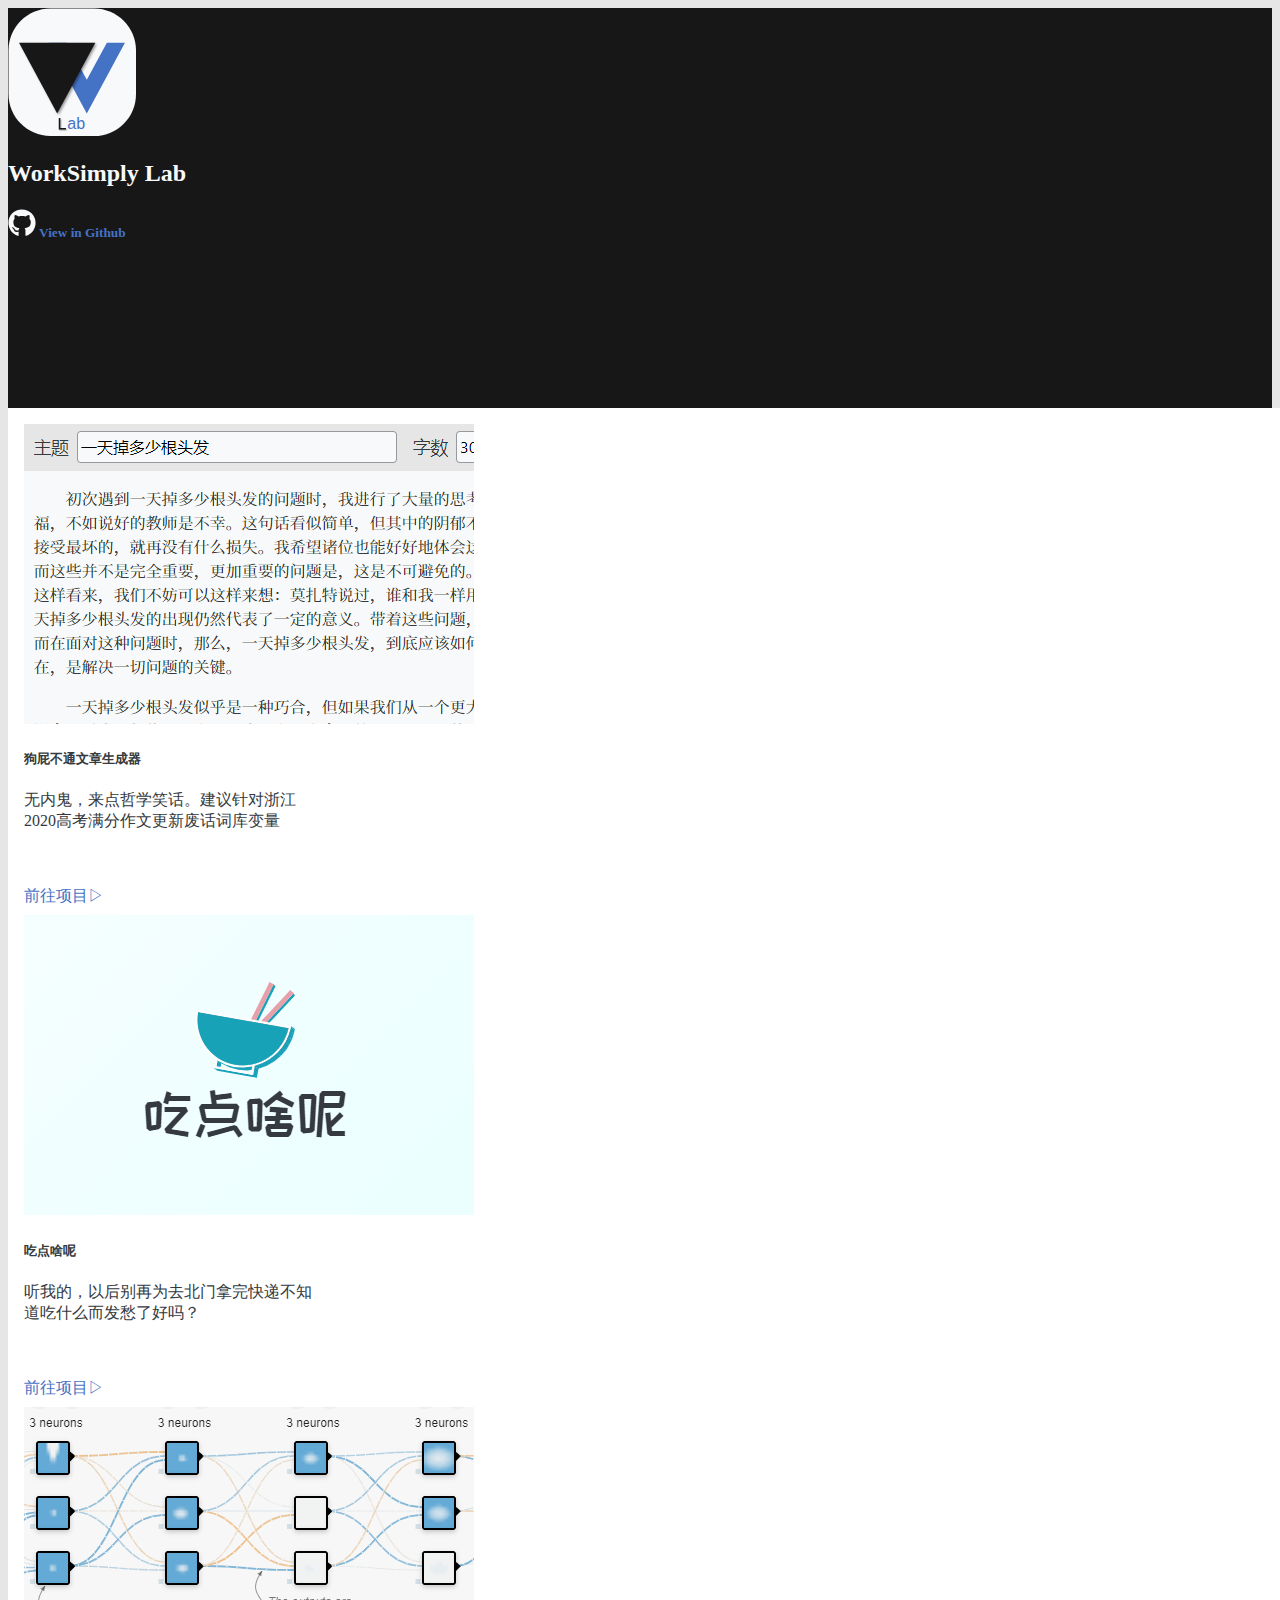
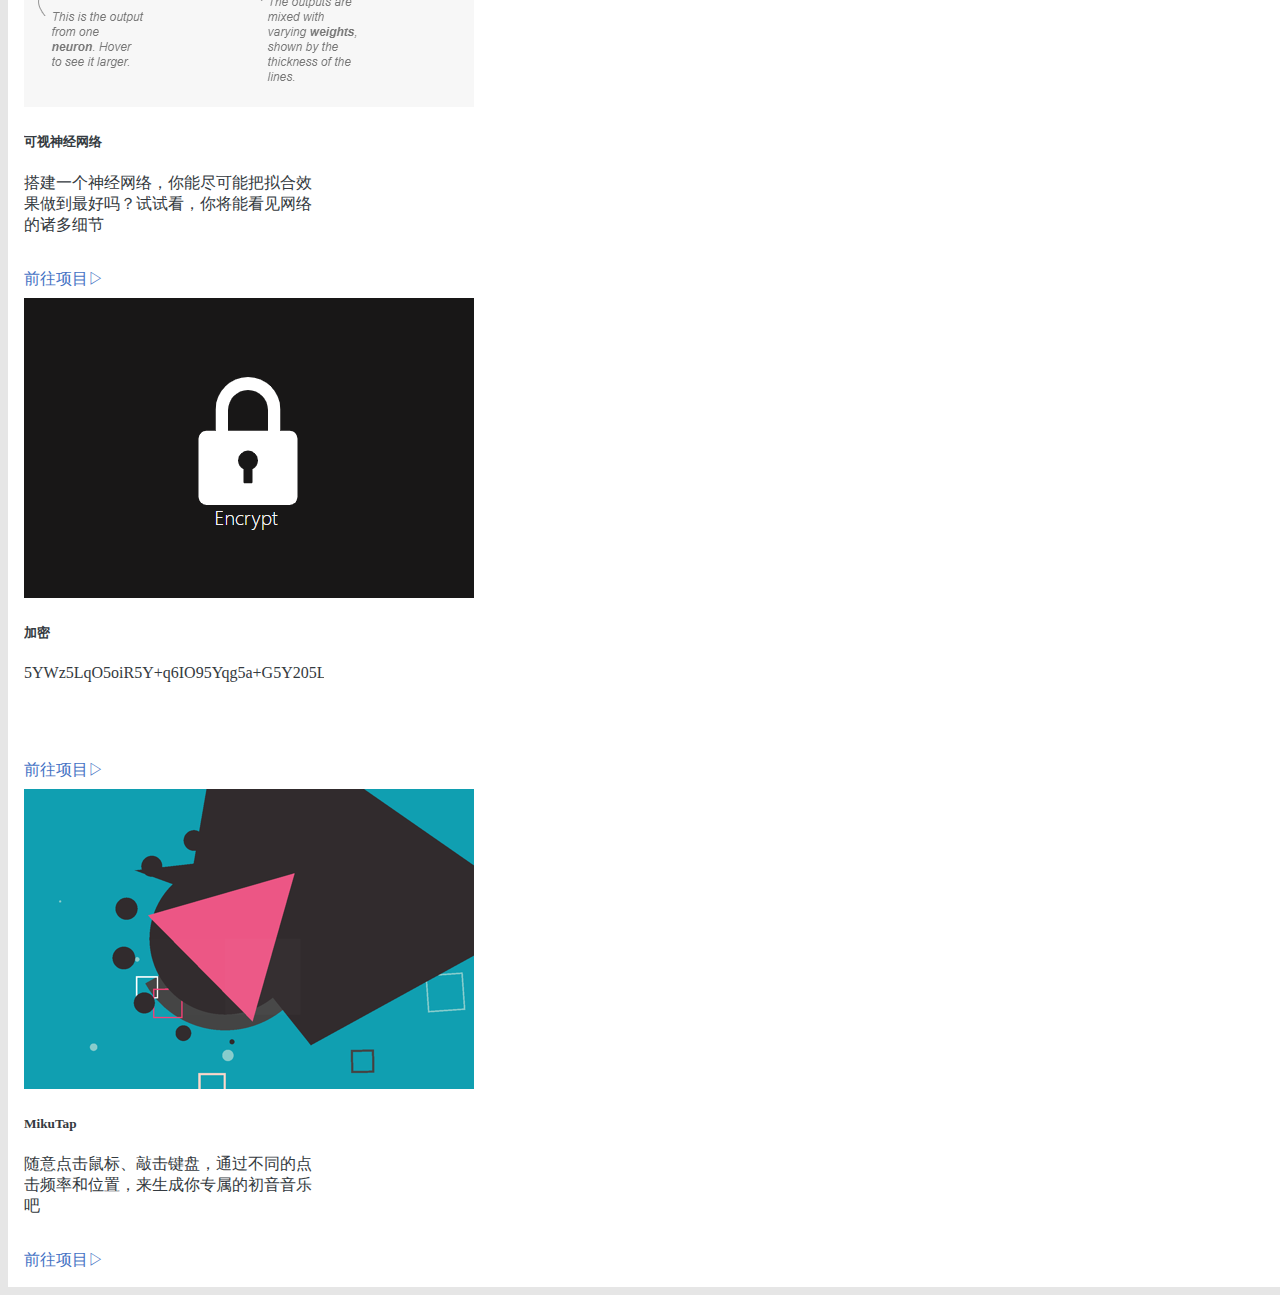
<file: index.html>
<!DOCTYPE html>
<html lang="ch">
<head>
    <meta charset="utf-8">
    <meta http-equiv="X-UA-Compatible" content="IE=edge">
    <meta name="theme-color" content="#181717">
    <meta name="msapplication-navbutton-color" content="#181717">
    <meta name="apple-mobile-web-app-capable" content="yes">
    <meta name="apple-mobile-web-app-status-bar-style" content="#181717">
    <meta itemprop="name" content="Worksimply Lab">
    <meta itemprop="description" name="description" content="收集、改造、原创好玩的前端项目和工具">
    <meta itemprop="image" content="https://lab.worksimply.cn/img/logo.png">
    <meta property="og:type" content="article"/>
    <meta property="og:title" content="Worksimply Lab"/>
    <meta property="og:description" content="收集、改造、原创好玩的前端项目和工具">
    <meta property="og:url" content="https://lab.worksimply.cn"/>
    <meta property="og:image" content="https://lab.worksimply.cn/img/logo.png"/>
    <link rel="icon" href="favicon.ico" type="image/x-icon">
    <link rel="stylesheet" href="https://cdn.jsdelivr.net/npm/bootstrap@4.5.3/dist/css/bootstrap.min.css"
          integrity="sha384-TX8t27EcRE3e/ihU7zmQxVncDAy5uIKz4rEkgIXeMed4M0jlfIDPvg6uqKI2xXr2" crossorigin="anonymous">
    <link rel="stylesheet" type="text/css" href="style.css">
    <title>WorkSimply Lab</title>
    <script type="text/javascript" src="https://qzonestyle.gtimg.cn/qzone/qzact/common/share/share.js"></script>
    <script type="text/javascript">
        setShareInfo({
            title: 'Worksimply Lab',
            summary: '收集、改造、原创好玩的前端项目和工具',
            pic: 'https://lab.worksimply.cn/img/logo.png',
            url: 'https://lab.worksimply.cn',
            WXconfig: {
                swapTitleInWX: true,
                appId: '',
                timestamp: '',
                nonceStr: '',
                signature: ''
            }
        });
    </script>
</head>
<body>
<header class="d-flex justify-content-center align-items-center">
    <div class="text-center">
        <img src="./img/logo.svg" width="128" alt="logo">
        <h2 class="display-2 user-select-none">WorkSimply Lab</h2>
        <h5 class="font-weight-light">
            <svg t="1602953423363" class="icon" viewBox="0 0 1024 1024" xmlns="http://www.w3.org/2000/svg"
                 p-id="2479" width="28" height="28">
                <path d="M347.8 794.8c0 4-4.6 7.2-10.4 7.2-6.6 0.6-11.2-2.6-11.2-7.2 0-4 4.6-7.2 10.4-7.2 6-0.6 11.2 2.6 11.2 7.2z m-62.2-9c-1.4 4 2.6 8.6 8.6 9.8 5.2 2 11.2 0 12.4-4s-2.6-8.6-8.6-10.4c-5.2-1.4-11 0.6-12.4 4.6z m88.4-3.4c-5.8 1.4-9.8 5.2-9.2 9.8 0.6 4 5.8 6.6 11.8 5.2 5.8-1.4 9.8-5.2 9.2-9.2-0.6-3.8-6-6.4-11.8-5.8zM505.6 16C228.2 16 16 226.6 16 504c0 221.8 139.6 411.6 339 478.4 25.6 4.6 34.6-11.2 34.6-24.2 0-12.4-0.6-80.8-0.6-122.8 0 0-140 30-169.4-59.6 0 0-22.8-58.2-55.6-73.2 0 0-45.8-31.4 3.2-30.8 0 0 49.8 4 77.2 51.6 43.8 77.2 117.2 55 145.8 41.8 4.6-32 17.6-54.2 32-67.4-111.8-12.4-224.6-28.6-224.6-221 0-55 15.2-82.6 47.2-117.8-5.2-13-22.2-66.6 5.2-135.8 41.8-13 138 54 138 54 40-11.2 83-17 125.6-17s85.6 5.8 125.6 17c0 0 96.2-67.2 138-54 27.4 69.4 10.4 122.8 5.2 135.8 32 35.4 51.6 63 51.6 117.8 0 193-117.8 208.4-229.6 221 18.4 15.8 34 45.8 34 92.8 0 67.4-0.6 150.8-0.6 167.2 0 13 9.2 28.8 34.6 24.2C872.4 915.6 1008 725.8 1008 504 1008 226.6 783 16 505.6 16zM210.4 705.8c-2.6 2-2 6.6 1.4 10.4 3.2 3.2 7.8 4.6 10.4 2 2.6-2 2-6.6-1.4-10.4-3.2-3.2-7.8-4.6-10.4-2z m-21.6-16.2c-1.4 2.6 0.6 5.8 4.6 7.8 3.2 2 7.2 1.4 8.6-1.4 1.4-2.6-0.6-5.8-4.6-7.8-4-1.2-7.2-0.6-8.6 1.4z m64.8 71.2c-3.2 2.6-2 8.6 2.6 12.4 4.6 4.6 10.4 5.2 13 2 2.6-2.6 1.4-8.6-2.6-12.4-4.4-4.6-10.4-5.2-13-2z m-22.8-29.4c-3.2 2-3.2 7.2 0 11.8 3.2 4.6 8.6 6.6 11.2 4.6 3.2-2.6 3.2-7.8 0-12.4-2.8-4.6-8-6.6-11.2-4z"
                      p-id="2480" fill="#f8f9fa"></path>
            </svg>
            <a class="text-light align-middle" href="https://github.com/HE-YANGFAN/Worksimply-Lab">View in Github</a>
        </h5>
    </div>
</header>
<main class="mx-auto">
    <div class="d-flex align-items-start flex-wrap">
        <div class="card">
            <img src="list/bullshit-generator/cover.png" class="card-img-top" alt="error">
            <div class="card-body">
                <h5 class="card-title">狗屁不通文章生成器</h5>
                <p class="card-text">无内鬼，来点哲学笑话。建议针对浙江2020高考满分作文更新废话词库变量</p>
                <a href="./list/bullshit-generator/index.html" target="_blank">前往项目▷</a>
            </div>
        </div>

        <div class="card">
            <img src="./list/what-to-eat/cover.png" class="card-img-top" alt="error">
            <div class="card-body">
                <h5 class="card-title">吃点啥呢</h5>
                <p class="card-text">听我的，以后别再为去北门拿完快递不知道吃什么而发愁了好吗？</p>
                <a href="./list/what-to-eat/index.html" target="_blank">前往项目▷</a>
            </div>
        </div>

        <div class="card">
            <img src="list/neural-network/cover.png" class="card-img-top" alt="error">
            <div class="card-body">
                <h5 class="card-title">可视神经网络</h5>
                <p class="card-text">搭建一个神经网络，你能尽可能把拟合效果做到最好吗？试试看，你将能看见网络的诸多细节</p>
                <a href="./list/neural-network/index.html" target="_blank">前往项目▷</a>
            </div>
        </div>

        <div class="card">
            <img src="list/encrypt/cover.png" class="card-img-top" alt="error">
            <div class="card-body">
                <h5 class="card-title">加密</h5>
                <p class="card-text">5YWz5LqO5oiR5Y+q6IO95Yqg5a+G5Y205LiN6IO96Kej5a+G6L+Z5Lu25LqL5oiR5b6I6Ieq6LGq</p>
                <a href="./list/encrypt/index.html" target="_blank">前往项目▷</a>
            </div>
        </div>

        <div class="card">
            <img src="list/mikutap/cover.png" class="card-img-top" alt="error">
            <div class="card-body">
                <h5 class="card-title">MikuTap</h5>
                <p class="card-text">随意点击鼠标、敲击键盘，通过不同的点击频率和位置，来生成你专属的初音音乐吧</p>
                <a href="https://aidn.jp/mikutap" target="_blank">前往项目▷</a>
            </div>
        </div>
    </div>
</main>
</body>
</html>
</file>
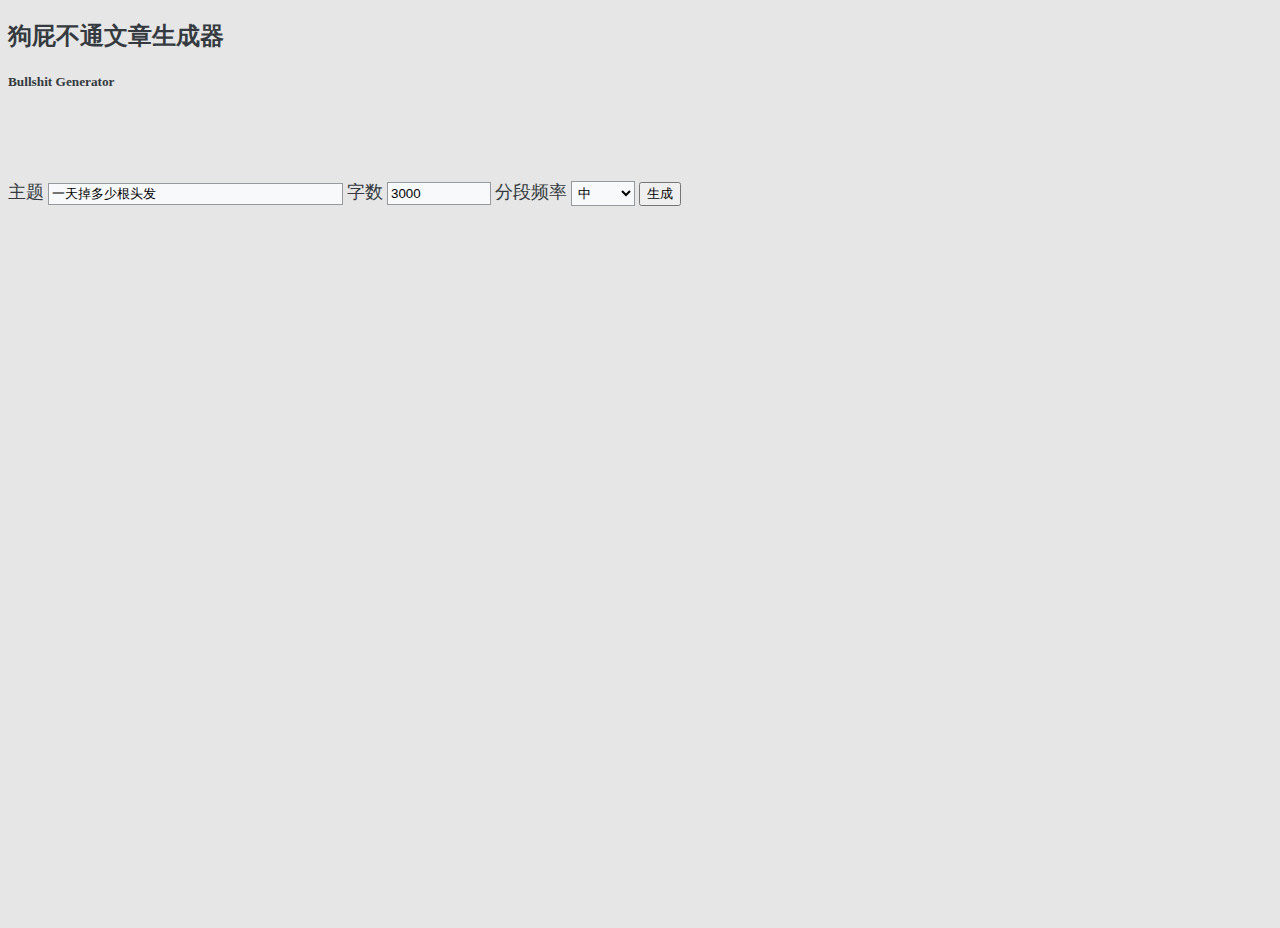
<file: list/bullshit-generator/index.html>
<!DOCTYPE html>
<html lang="ch">
<head>
    <meta charset="UTF-8">
    <meta http-equiv="X-UA-Compatible" content="IE=edge">
    <meta itemprop="name" content="狗屁不通文章生成器">
    <meta itemprop="description" name="description" content="无内鬼，来点哲学笑话。建议针对浙江2020高考满分作文更新废话词库变量">
    <meta itemprop="image" content="https://lab.worksimply.cn/list/bullshit-generator/cover.png">
    <link rel="stylesheet" href="https://cdn.jsdelivr.net/npm/bootstrap@4.5.3/dist/css/bootstrap.min.css"
          integrity="sha384-TX8t27EcRE3e/ihU7zmQxVncDAy5uIKz4rEkgIXeMed4M0jlfIDPvg6uqKI2xXr2" crossorigin="anonymous">
    <link href="https://fonts.googleapis.com/css2?family=Noto+Serif+SC&display=swap" rel="stylesheet">
    <link rel="stylesheet" type="text/css" href="style.css">
    <script type="text/javascript" src="script.js"></script>
    <title>狗屁不通文章生成器</title>
</head>
<body>
<header class="d-flex justify-content-center align-items-center">
    <div class="text-center">
        <h2 class="display-3 user-select-none">狗屁不通文章生成器</h2>
        <h5 class="font-weight-light">Bullshit Generator</h5>
    </div>
</header>
<main class="mx-auto pb-3 d-flex flex-column">
    <div id="init" class="px-3 py-2 d-flex align-items-center">
        <label class="m-0" for="topic">主题</label>
        <input class="ml-2 mr-3 rounded" id="topic" value="一天掉多少根头发" type="text">
        <label class="m-0" for="article-length">字数</label>
        <input class="ml-2 mr-3 rounded" id="article-length" value="3000" type="number">
        <label class="m-0" for="para">分段频率</label>
        <select class="ml-2 mr-3 rounded" id="para">
            <option value="8" type="number">高</option>
            <option value="15" selected type="number">中</option>
            <option value="22" type="number">低</option>
        </select>
        <button class="btn btn-secondary shadow-none btn-sm" onclick="createBullshit()">生成</button>
        <span class="ml-auto" id="count"></span>
    </div>
    <article class="flex-grow-1 p-3 rounded-lg" id="article"></article>
</main>
<script type="text/javascript" src="https://qzonestyle.gtimg.cn/qzone/qzact/common/share/share.js"></script>
<script type="text/javascript">
    setShareInfo({
        title: '狗屁不通文章生成器',
        summary: '无内鬼，来点哲学笑话。建议针对浙江2020高考满分作文更新废话词库变量',
        pic: 'https://lab.worksimply.cn/list/bullshit-generator/cover.png',
        url: 'https://lab.worksimply.cn/list/bullshit-generator/index.html',
        WXconfig: {
            swapTitleInWX: true,
            appId: '',
            timestamp: '',
            nonceStr: '',
            signature: ''
        }
    });
</script>
</body>
</html>
</file>
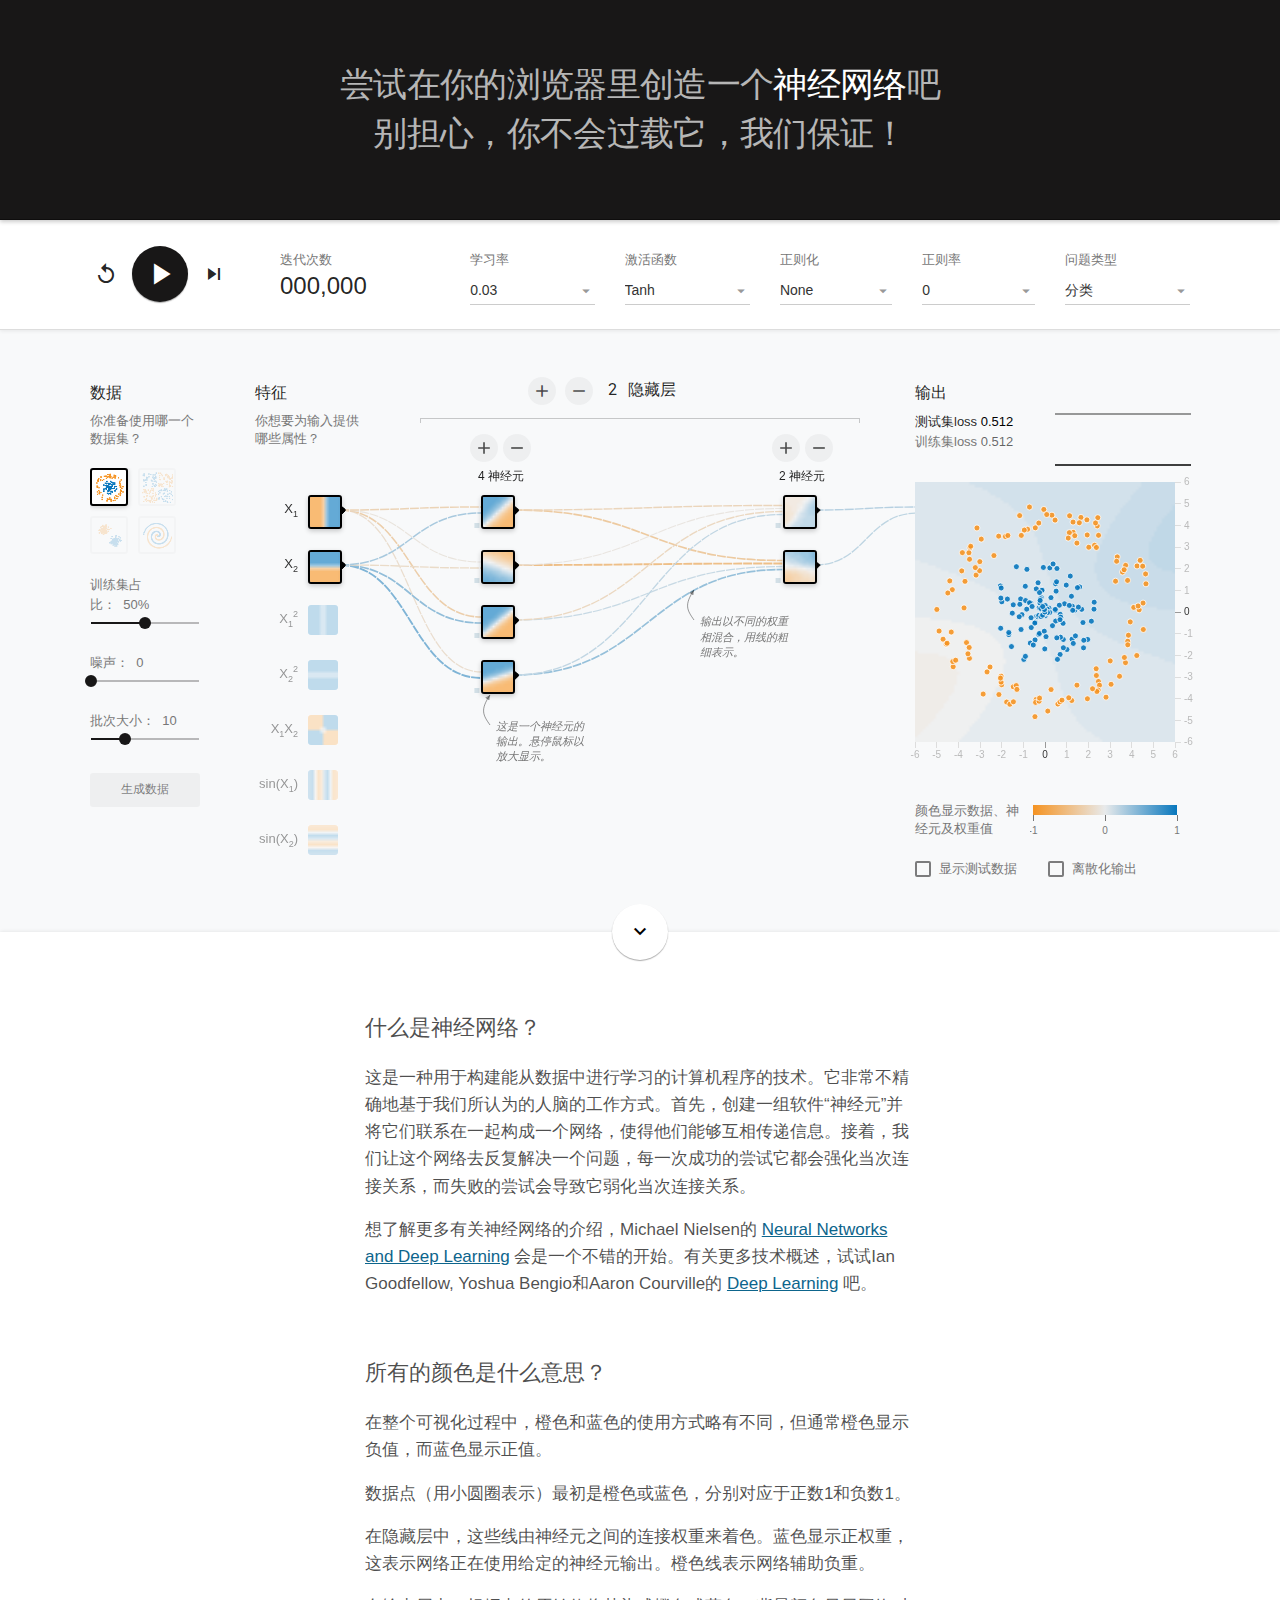
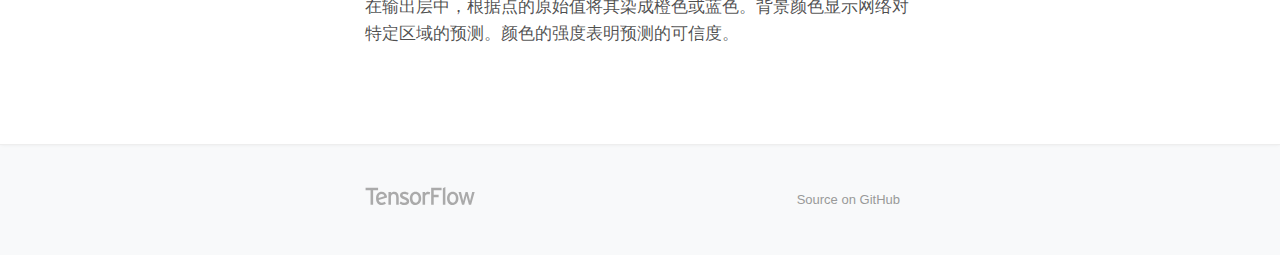
<file: list/neural-network/index.html>
<!doctype html>
<html lang="ch">
<head>
    <meta charset="utf-8">
    <meta name="viewport" content="width=1024">
    <meta name="theme-color" content="#181717">
    <meta name="msapplication-navbutton-color" content="#181717">
    <meta name="apple-mobile-web-app-capable" content="yes">
    <meta name="apple-mobile-web-app-status-bar-style" content="#181717">

    <meta itemprop="name" content="可视神经网络">
    <meta itemprop="description" name="description" content="搭建一个神经网络，你能尽可能把拟合效果做到最好吗？试试看，你将能看见网络的诸多细节">
    <meta itemprop="image" content="https://lab.worksimply.cn/list/neural-network/cover.png">

    <link rel="stylesheet" href="bundle.css" type="text/css">
    <link href="https://fonts.googleapis.com/css?family=Roboto:300,400,500|Material+Icons" rel="stylesheet"
          type="text/css">
    <script src="lib.js"></script>
    <title>可视化神经网络</title>
</head>
<body>
<!-- Header -->
<header>
    <h1 class="l--page">尝试在你的浏览器里创造一个<b>神经网络</b>吧
        <br>别担心，你不会过载它，我们保证！
    </h1>
</header>
<!-- Top Controls -->
<div id="top-controls">
    <div class="container l--page">
        <div class="timeline-controls">
            <button class="mdl-button mdl-js-button mdl-button--icon ui-resetButton" id="reset-button"
                    title="重置网络">
                <i class="material-icons">replay</i>
            </button>
            <button class="mdl-button mdl-js-button mdl-button--fab mdl-button--colored ui-playButton"
                    id="play-pause-button" title="运行/暂停">
                <i class="material-icons">play_arrow</i>
                <i class="material-icons">pause</i>
            </button>
            <button class="mdl-button mdl-js-button mdl-button--icon ui-stepButton" id="next-step-button" title="下一次">
                <i class="material-icons">skip_next</i>
            </button>
        </div>
        <div class="control">
            <span class="label">迭代次数</span>
            <span class="value" id="iter-number"></span>
        </div>
        <div class="control ui-learningRate">
            <label for="learningRate">学习率</label>
            <div class="select">
                <select id="learningRate">
                    <option value="0.00001">0.00001</option>
                    <option value="0.0001">0.0001</option>
                    <option value="0.001">0.001</option>
                    <option value="0.003">0.003</option>
                    <option value="0.01">0.01</option>
                    <option value="0.03">0.03</option>
                    <option value="0.1">0.1</option>
                    <option value="0.3">0.3</option>
                    <option value="1">1</option>
                    <option value="3">3</option>
                    <option value="10">10</option>
                </select>
            </div>
        </div>
        <div class="control ui-activation">
            <label for="activations">激活函数</label>
            <div class="select">
                <select id="activations">
                    <option value="relu">ReLU</option>
                    <option value="tanh">Tanh</option>
                    <option value="sigmoid">Sigmoid</option>
                    <option value="linear">Linear</option>
                </select>
            </div>
        </div>
        <div class="control ui-regularization">
            <label for="regularizations">正则化</label>
            <div class="select">
                <select id="regularizations">
                    <option value="none">None</option>
                    <option value="L1">L1</option>
                    <option value="L2">L2</option>
                </select>
            </div>
        </div>
        <div class="control ui-regularizationRate">
            <label for="regularRate">正则率</label>
            <div class="select">
                <select id="regularRate">
                    <option value="0">0</option>
                    <option value="0.001">0.001</option>
                    <option value="0.003">0.003</option>
                    <option value="0.01">0.01</option>
                    <option value="0.03">0.03</option>
                    <option value="0.1">0.1</option>
                    <option value="0.3">0.3</option>
                    <option value="1">1</option>
                    <option value="3">3</option>
                    <option value="10">10</option>
                </select>
            </div>
        </div>
        <div class="control ui-problem">
            <label for="problem">问题类型</label>
            <div class="select">
                <select id="problem">
                    <option value="classification">分类</option>
                    <option value="regression">回归</option>
                </select>
            </div>
        </div>
    </div>
</div>
<!-- Main Part -->
<div id="main-part" class="l--page">

    <!--  Data Column-->
    <div class="column data">
        <h4>
            <span>数据</span>
        </h4>
        <div class="ui-dataset">
            <p>你准备使用哪一个数据集？</p>
            <div class="dataset-list">
                <div class="dataset" title="Circle">
                    <canvas class="data-thumbnail" data-dataset="circle"></canvas>
                </div>
                <div class="dataset" title="Exclusive or">
                    <canvas class="data-thumbnail" data-dataset="xor"></canvas>
                </div>
                <div class="dataset" title="Gaussian">
                    <canvas class="data-thumbnail" data-dataset="gauss"></canvas>
                </div>
                <div class="dataset" title="Spiral">
                    <canvas class="data-thumbnail" data-dataset="spiral"></canvas>
                </div>
                <div class="dataset" title="Plane">
                    <canvas class="data-thumbnail" data-regDataset="reg-plane"></canvas>
                </div>
                <div class="dataset" title="Multi gaussian">
                    <canvas class="data-thumbnail" data-regDataset="reg-gauss"></canvas>
                </div>
            </div>
        </div>
        <div>
            <div class="ui-percTrainData">
                <label for="percTrainData">训练集占比：&nbsp;&nbsp;<span
                        class="value">XX</span>%</label>
                <p class="slider">
                    <input class="mdl-slider mdl-js-slider" type="range" id="percTrainData" min="10" max="90" step="10">
                </p>
            </div>
            <div class="ui-noise">
                <label for="noise">噪声：&nbsp;&nbsp;<span class="value">XX</span></label>
                <p class="slider">
                    <input class="mdl-slider mdl-js-slider" type="range" id="noise" min="0" max="50" step="5">
                </p>
            </div>
            <div class="ui-batchSize">
                <label for="batchSize">批次大小：&nbsp;&nbsp;<span class="value">XX</span></label>
                <p class="slider">
                    <input class="mdl-slider mdl-js-slider" type="range" id="batchSize" min="1" max="30" step="1">
                </p>
            </div>
            <button class="basic-button" id="data-regen-button">
                生成数据
            </button>
        </div>
    </div>

    <!-- Features Column -->
    <div class="column features">
        <h4>特征</h4>
        <p>你想要为输入提供哪些属性？</p>
        <div id="network">
            <svg id="svg" width="510" height="450">
                <defs>
                    <marker id="markerArrow" markerWidth="7" markerHeight="13" refX="1" refY="6" orient="auto"
                            markerUnits="userSpaceOnUse">
                        <path d="M2,11 L7,6 L2,2"/>
                    </marker>
                </defs>
            </svg>
            <!-- Hover card -->
            <div id="hovercard">
                <div style="font-size:10px">点击任意位置进行编辑</div>
                <div>
                    <span class="type">Weight/Bias</span> 为
                    <span class="value">0.2</span>
                    <label><input type="number"/></label>
                </div>
            </div>
            <div class="callout thumbnail">
                <svg viewBox="0 0 30 30">
                    <defs>
                        <marker id="arrow" markerWidth="5" markerHeight="5" refx="5" refy="2.5" orient="auto"
                                markerUnits="userSpaceOnUse">
                            <path d="M0,0 L5,2.5 L0,5 z"/>
                        </marker>
                    </defs>
                    <path d="M12,30C5,20 2,15 12,0" marker-end="url(#arrow)"/>
                </svg>
                <div class="label">
                    这是一个<b>神经元</b>的输出。悬停鼠标以放大显示。
                </div>
            </div>
            <div class="callout weights">
                <svg viewBox="0 0 30 30">
                    <defs>
                        <marker id="arrow" markerWidth="5" markerHeight="5" refx="5" refy="2.5" orient="auto"
                                markerUnits="userSpaceOnUse">
                            <path d="M0,0 L5,2.5 L0,5 z"/>
                        </marker>
                    </defs>
                    <path d="M12,30C5,20 2,15 12,0" marker-end="url(#arrow)"/>
                </svg>
                <div class="label">
                    输出以不同的<b>权重</b>相混合，用线的粗细表示。
                </div>
            </div>
        </div>
    </div>

    <!-- Hidden Layers Column -->
    <div class="column hidden-layers">
        <h4>
            <div class="ui-numHiddenLayers">
                <button id="add-layers" class="mdl-button mdl-js-button mdl-button--icon">
                    <i class="material-icons">add</i>
                </button>
                <button id="remove-layers" class="mdl-button mdl-js-button mdl-button--icon">
                    <i class="material-icons">remove</i>
                </button>
            </div>
            <span id="num-layers"></span>
            <span id="layers-label"></span>
        </h4>
        <div class="bracket"></div>
    </div>

    <!-- Output Column -->
    <div class="column output">
        <h4>输出</h4>
        <div class="metrics">
            <div class="output-stats ui-percTrainData">
                <span>测试集loss</span>
                <div class="value" id="loss-test"></div>
            </div>
            <div class="output-stats train">
                <span>训练集loss</span>
                <div class="value" id="loss-train"></div>
            </div>
            <div id="linechart"></div>
        </div>
        <div id="heatmap"></div>
        <div style="float:left;margin-top:20px">
            <div style="display:flex; align-items:center;">

                <!-- Gradient color scale -->
                <div class="label" style="width:105px; margin-right: 10px">
                    颜色显示数据、神经元及权重值
                </div>
                <svg width="150" height="30" id="colormap">
                    <defs>
                        <linearGradient id="gradient" x1="0%" y1="100%" x2="100%" y2="100%">
                            <stop offset="0%" stop-color="#f59322" stop-opacity="1"></stop>
                            <stop offset="50%" stop-color="#e8eaeb" stop-opacity="1"></stop>
                            <stop offset="100%" stop-color="#0877bd" stop-opacity="1"></stop>
                        </linearGradient>
                    </defs>
                    <g class="core" transform="translate(3, 0)">
                        <rect width="144" height="10" style="fill: url('#gradient');"></rect>
                    </g>
                </svg>
            </div>
            <br/>
            <div style="display:flex;">
                <label class="ui-showTestData mdl-checkbox mdl-js-checkbox mdl-js-ripple-effect" for="show-test-data">
                    <input type="checkbox" id="show-test-data" class="mdl-checkbox__input" checked>
                    <span class="mdl-checkbox__label label">显示测试数据</span>
                </label>
                <label class="ui-discretize mdl-checkbox mdl-js-checkbox mdl-js-ripple-effect" for="discretize">
                    <input type="checkbox" id="discretize" class="mdl-checkbox__input" checked>
                    <span class="mdl-checkbox__label label">离散化输出</span>
                </label>
            </div>
        </div>
    </div>
</div>
<!-- More -->
<div class="more">
    <!-- <button class="mdl-button mdl-js-button mdl-button--icon"><i class="material-icons">keyboard_arrow_down</i></button> -->
    <button class="mdl-button mdl-js-button mdl-button--fab">
        <i class="material-icons">keyboard_arrow_down</i>
    </button>
</div>
<!-- Article -->
<article id="article-text">
    <div class="l--body">
        <h2>什么是神经网络？</h2>
        <p>
            这是一种用于构建能从数据中进行学习的计算机程序的技术。它非常不精确地基于我们所认为的人脑的工作方式。首先，创建一组软件“神经元”并将它们联系在一起构成一个网络，使得他们能够互相传递信息。接着，我们让这个网络去反复解决一个问题，每一次成功的尝试它都会强化当次连接关系，而失败的尝试会导致它弱化当次连接关系。
        </p>
        <p>想了解更多有关神经网络的介绍，Michael Nielsen的 <a href="http://neuralnetworksanddeeplearning.com/index.html">Neural
            Networks and Deep Learning</a> 会是一个不错的开始。有关更多技术概述，试试Ian Goodfellow, Yoshua Bengio和Aaron Courville的 <a
                href="http://www.deeplearningbook.org/">Deep Learning</a> 吧。
        </p>
    </div>

    <div class="l--body">
        <h2>所有的颜色是什么意思？</h2>
        <p>在整个可视化过程中，橙色和蓝色的使用方式略有不同，但通常橙色显示负值，而蓝色显示正值。</p>
        <p>数据点（用小圆圈表示）最初是橙色或蓝色，分别对应于正数1和负数1。</p>
        <p>在隐藏层中，这些线由神经元之间的连接权重来着色。蓝色显示正权重，这表示网络正在使用给定的神经元输出。橙色线表示网络辅助负重。</p>
        <p>在输出层中，根据点的原始值将其染成橙色或蓝色。背景颜色显示网络对特定区域的预测。颜色的强度表明预测的可信度。</p>
    </div>

</article>
<!-- Footer -->
<footer>
    <div class="l--body">
        <a href="https://www.tensorflow.org/" class="logo">
            <svg xmlns="http://www.w3.org/2000/svg" viewBox="0 0 528 87" xml:space="preserve">
        	    <path d="M37.4,15.5v70.3H25V15.5H1V3.4h60.4v12.1H37.4z"/>
                <path d="M149,85.8v-35c0-12.5-4.7-16.9-12.7-16.9c-8.1,0-12.7,5.8-12.7,15.8v36.1h-12.1V24h12.1v5.9c3.1-4.5,9.2-7.2,15.5-7.2
        		c14.4,0,22,9.4,22,27.7v35.4H149z"/>
                <path d="M188.7,87.1c-8.4,0-17.4-3.3-23.7-7.9l5.5-9.2c5.8,4,12.2,6.1,18,6.1c7.7,0,11.3-2.5,11.3-6.8c0-4.7-5.4-6.9-14.4-10.4
        		c-13.3-5.2-18.1-9.7-18.1-19.4c0-11.1,8.7-16.8,21.1-16.8c7.8,0,15.4,2.8,21,6.8l-5.3,9.3c-5.1-3.5-10.1-5.3-16-5.3
        		c-5.9,0-8.5,2.4-8.5,5.7c0,3.1,2.1,5.3,11.4,8.9c13.8,5.3,20.8,9.1,20.8,20.7C211.9,82.5,200.8,87.1,188.7,87.1z"/>
                <path d="M242,87.1c-15.5,0-27.2-12.8-27.2-32.1c0-20.2,12-32.3,27.5-32.3c15.8,0,27.5,12.6,27.5,31.9
        		C269.9,75.1,257.9,87.1,242,87.1z M241.9,34.3c-9.2,0-14.8,8.1-14.8,20.4c0,13.5,6.2,21,15.4,21c9.2,0,15.2-9.3,15.2-20.6
        		C257.7,42.4,251.7,34.3,241.9,34.3z"/>
                <path d="M310,36.8c-2.6-1.4-5.3-2.2-9.3-2.2c-7.7,0-12.1,5.4-12.1,15.9v35.3h-12.1V24h12.1v5.9c2.8-4.1,8-7.2,14.1-7.2
        		c4.9,0,8,0.9,10.5,2.6L310,36.8z"/>
                <path d="M330.3,15.5v21.5H354v12.1h-23.7v36.6H318V3.4h50.3v12.1H330.3z"/>
                <path d="M374.5,85.8V6.4L386.6,0v85.8H374.5z"/>
                <path d="M421.9,87.1c-15.5,0-27.2-12.8-27.2-32.1c0-20.2,12-32.3,27.5-32.3c15.8,0,27.5,12.6,27.5,31.9
        		C449.8,75.1,437.7,87.1,421.9,87.1z M421.7,34.3c-9.2,0-14.8,8.1-14.8,20.4c0,13.5,6.2,21,15.4,21c9.2,0,15.2-9.3,15.2-20.6
        		C437.5,42.4,431.5,34.3,421.7,34.3z"/>
                <path d="M510.9,85.8h-10.4l-8.4-31.2c-1.3-4.7-2.6-10.2-3.2-13.2c-0.6,2.9-1.9,8.6-3.2,13.3l-8.2,31.1h-10.4L450.3,24h12l7.3,30
        		c1.2,4.7,2.5,10.6,3.1,13.5c0.7-3.1,2.1-8.7,3.4-13.5l8.2-30h9.8l8.4,30.1c1.3,4.8,2.6,10.4,3.3,13.4c0.7-3.1,1.9-8.8,3.1-13.5
        		l7.3-30h12L510.9,85.8z"/>
                <path d="M79.1,76.2c-6.7,0-12.7-4-14.9-13.2l40.5-12.2c-0.2-2.8-0.6-5.4-1.3-8c-3-11.6-11.1-20.1-24.7-20.1
        		c-16,0-27.1,11.3-27.1,32.3c0,20.5,12.2,32.1,26.7,32.1c9.4,0,15.9-2.9,21.3-8.1l-7.2-7.8C88.4,74.3,84.3,76.2,79.1,76.2z
        	 M78,33.7c7.9,0,12.1,4.5,13.8,10.5l-27.9,8.5l0-3.5C64.9,39.3,69.8,33.7,78,33.7z"/>
        </svg>
        </a>
        <div class="links">
            <a href="https://github.com/tensorflow/playground">Source on GitHub</a>
        </div>
    </div>
</footer>
<script src="bundle.js"></script>
<script src="analytics.js"></script>
<script type="text/javascript" src="https://qzonestyle.gtimg.cn/qzone/qzact/common/share/share.js"></script>
<script type="text/javascript">
    setShareInfo({
        title: '可视神经网络',
        summary: '搭建一个神经网络，你能尽可能把拟合效果做到最好吗？试试看，你将能看见网络的诸多细节',
        pic: 'https://lab.worksimply.cn/list/neural-network/cover.png',
        url: 'https://lab.worksimply.cn/list/neural-network/index.html',
        WXconfig: {
            swapTitleInWX: true,
            appId: '',
            timestamp: '',
            nonceStr: '',
            signature: ''
        }
    });
</script>
</body>
</html>
</file>
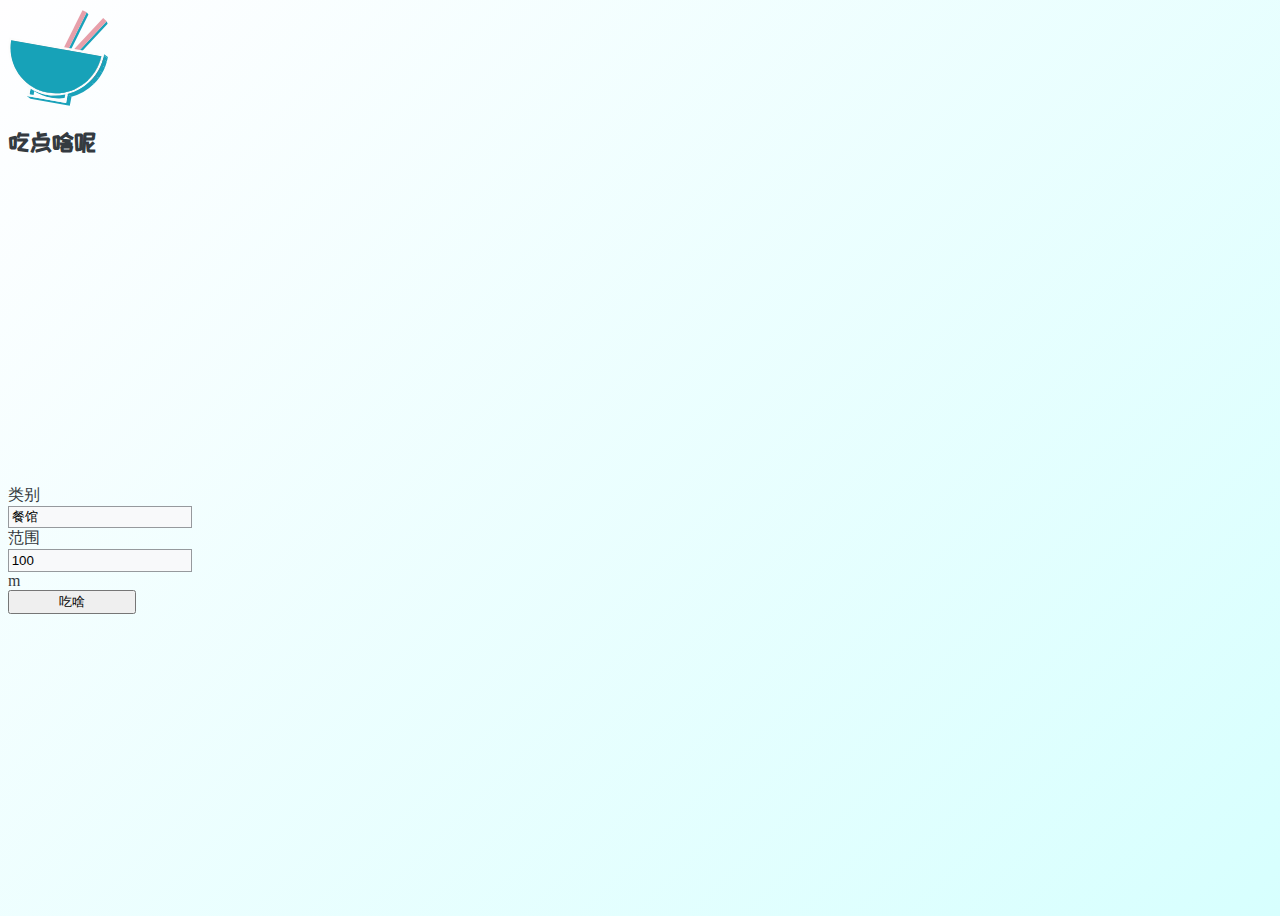
<file: list/what-to-eat/index.html>
<!DOCTYPE html>
<html lang="ch">
<head>
    <meta charset="UTF-8">
    <meta http-equiv="X-UA-Compatible" content="IE=edge">
    <meta name="viewport" content="width=device-width, initial-scale=1, user-scalable=0, shrink-to-fit=no">
    <meta itemprop="name" content="吃点啥呢">
    <meta itemprop="description" name="description" content="听我的，以后别再为拿完快递不知道吃什么而发愁了好吗？">
    <meta itemprop="image" content="https://lab.worksimply.cn/list/what-to-eat/cover.png">
    <link href="https://fonts.googleapis.com/css2?family=ZCOOL+KuaiLe&display=swap" rel="stylesheet">
    <link rel="stylesheet" href="https://cdn.jsdelivr.net/npm/bootstrap@4.5.3/dist/css/bootstrap.min.css"
          integrity="sha384-TX8t27EcRE3e/ihU7zmQxVncDAy5uIKz4rEkgIXeMed4M0jlfIDPvg6uqKI2xXr2" crossorigin="anonymous">
    <link rel="stylesheet" type="text/css" href="style.css">
    <title>吃点啥呢</title>
    <script type="text/javascript"
            src="https://api.map.baidu.com/api?v=3.0&ak=vhKUHbuy8BWkkewZAs2GPyurZwA1veax"></script>
</head>
<body>
<header class="d-flex justify-content-center align-items-center">
    <div class="text-center">
        <svg t="1604246099083" viewBox="0 0 1024 1024" xmlns="http://www.w3.org/2000/svg"
             p-id="1923" width="100" height="100">
            <path d="M1010.15 135.51l10.25 26.48L688.63 518.2l-10.25-26.48 331.77-356.21z" fill="#1aa2ba"
                  p-id="1924"></path>
            <path d="M678.38 491.72l10.25 26.48-35.67-32.23-10.25-26.48 35.67 32.23z" fill="#1aa2ba" p-id="1925"></path>
            <path d="M1010.15 135.51L678.38 491.72l-35.67-32.23 331.77-356.21 35.67 32.23z" fill="#E79FAA"
                  p-id="1926"></path>
            <path d="M806 42.9l17.39 22.44-216.06 436.2-17.4-22.45L806 42.9z" fill="#1aa2ba" p-id="1927"></path>
            <path d="M589.93 479.09l17.4 22.45-43.4-20.68-17.4-22.45 43.4 20.68z" fill="#1aa2ba" p-id="1928"></path>
            <path d="M806 42.9L589.93 479.09l-43.4-20.68L762.6 22.21 806 42.9z" fill="#E79FAA" p-id="1929"></path>
            <path d="M32.41 330.44l37.92 28.31q-1.17 7-2.14 14.07l-37.93-28.31q1-7 2.15-14.07" fill="#9E9E9E"
                  p-id="1930"></path>
            <path d="M30.26 344.51l37.93 28.31a474.23 474.23 0 0 0-4.41 70.43l-37.93-28.31a475.58 475.58 0 0 1 4.41-70.43"
                  fill="#A3A3A3" p-id="1931"></path>
            <path d="M25.85 414.94l37.93 28.31A467.45 467.45 0 0 0 76.69 547l-37.92-28.3a467.55 467.55 0 0 1-12.92-103.76"
                  fill="#A8A8A8" p-id="1932"></path>
            <path d="M38.77 518.65L76.69 547a466.42 466.42 0 0 0 65.62 150l-37.92-28.31a466.37 466.37 0 0 1-65.62-150"
                  fill="#ADADAD" p-id="1933"></path>
            <path d="M104.39 668.63l37.92 28.31a463.23 463.23 0 0 0 68.58 80.86L173 749.49a463.23 463.23 0 0 1-68.58-80.86"
                  fill="#A8A8A8" p-id="1934"></path>
            <path d="M173 749.49l37.92 28.31A457.28 457.28 0 0 0 250 810.57l-37.93-28.31A457.14 457.14 0 0 1 173 749.49"
                  fill="#A3A3A3" p-id="1935"></path>
            <path d="M209.37 809.61l37.92 28.31q-5.76-4.06-11.41-8.27L198 801.35q5.64 4.2 11.41 8.26" fill="#858585"
                  p-id="1936"></path>
            <path d="M231.27 824.14l37.93 28.31-11.24 58.52-37.93-28.31 11.24-58.52z" fill="#1aa2ba" p-id="1937"></path>
            <path d="M822.92 734.7l37.93 28.3C754.13 868.06 600.94 922.07 445 894.57a457.68 457.68 0 0 1-194.94-84l-37.93-28.31a457.67 457.67 0 0 0 195 84c156 27.5 309.15-26.51 415.86-131.56"
                  fill="#785358" p-id="1938"></path>
            <path d="M586.55 886.79l37.93 28.31a488.06 488.06 0 0 1-184 3.14 481.86 481.86 0 0 1-171.28-65.79l-37.93-28.31a482 482 0 0 0 171.24 65.79 488.05 488.05 0 0 0 184-3.14"
                  fill="#1aa2ba" p-id="1939"></path>
            <path d="M594.65 973.19l37.93 28.31-403.05-71.07-37.93-28.31 403.05 71.07zM612.42 880.67l37.92 28.31-17.76 92.52-37.93-28.31 17.77-92.52z"
                  fill="#1aa2ba" p-id="1940"></path>
            <path d="M956.22 493.33l37.93 28.31L70.33 358.75l-37.92-28.31 923.81 162.89z" fill="#808080"
                  p-id="1941"></path>
            <path d="M984.73 473.45l37.93 28.3-2.32 12.05-37.92-28.3 2.31-12.05z" fill="#1aa2ba" p-id="1942"></path>
            <path d="M956.22 493.33l37.93 28.31q-2.58 11.79-5.7 23.32l-37.93-28.31q3.13-11.53 5.7-23.32" fill="#8F6369"
                  p-id="1943"></path>
            <path d="M950.52 516.65L988.45 545a485 485 0 0 1-18.52 55L932 571.68a480.43 480.43 0 0 0 18.52-55"
                  fill="#8B5F66" p-id="1944"></path>
            <path d="M932 571.68L969.93 600a481 481 0 0 1-25.07 52.5l-37.92-28.31A480.94 480.94 0 0 0 932 571.68"
                  fill="#865C63" p-id="1945"></path>
            <path d="M906.94 624.18l37.92 28.31a483.27 483.27 0 0 1-34.06 53l-37.92-28.31a484.33 484.33 0 0 0 34.06-53"
                  fill="#81595F" p-id="1946"></path>
            <path d="M872.88 677.17l37.92 28.31A485.72 485.72 0 0 1 860.85 763l-37.93-28.3a484.88 484.88 0 0 0 50-57.53"
                  fill="#7D565C" p-id="1947"></path>
            <path d="M822.92 734.7l37.93 28.3C754.13 868.06 600.94 922.07 445 894.57a457.68 457.68 0 0 1-194.94-84l-37.93-28.31a457.67 457.67 0 0 0 195 84c156 27.5 309.15-26.51 415.86-131.56"
                  fill="#1aa2ba" p-id="1948"></path>
            <path d="M13.15 302.13l971.58 171.32-2.31 12.05c-38 197.93-187.51 347.28-370 395.17l-17.77 92.52-403-71.07 17.77-92.51C57.05 702.68-27.17 512.11 10.84 314.18z m393.91 564.13c250.78 44.22 494.43-122.34 549.16-372.93L32.41 330.44C-10 583.21 156.27 822 407.06 866.26m168.25 79l11.24-58.52a488.05 488.05 0 0 1-184 3.14 482 482 0 0 1-171.24-65.79L220 882.66l355.28 62.65"
                  fill="#FCFCFC" p-id="1949"></path>
            <path d="M982.42 485.5l37.92 28.3q-3.63 18.93-8.6 37.25l-37.93-28.31q5-18.32 8.61-37.24" fill="#1aa2ba"
                  p-id="1950"></path>
            <path d="M973.81 522.74l37.93 28.31a506.24 506.24 0 0 1-19.36 57.51l-37.93-28.31a504.27 504.27 0 0 0 19.36-57.51"
                  fill="#1aa2ba" p-id="1951"></path>
            <path d="M954.45 580.25l37.93 28.31a503.45 503.45 0 0 1-26.2 54.87l-37.92-28.31a500.67 500.67 0 0 0 26.19-54.87"
                  fill="#1aa2ba" p-id="1952"></path>
            <path d="M928.26 635.12l37.92 28.31a504.72 504.72 0 0 1-35.46 55.22l-37.93-28.31a503.31 503.31 0 0 0 35.47-55.22"
                  fill="#1aa2ba" p-id="1953"></path>
            <path d="M892.79 690.34l37.93 28.31a509.24 509.24 0 0 1-52.19 60.18l-37.93-28.3a510.14 510.14 0 0 0 52.19-60.19"
                  fill="#1aa2ba" p-id="1954"></path>
            <path d="M840.6 750.53l37.93 28.3A510.23 510.23 0 0 1 650.34 909l-37.92-28.31A510.22 510.22 0 0 0 840.6 750.53"
                  fill="#1aa2ba" p-id="1955"></path>
            <path d="M956.22 493.33c-54.73 250.59-298.37 417.15-549.16 372.93s-417-283-374.65-535.82z" fill="#17a2b8"
                  p-id="1956"></path>
        </svg>
        <h2 id="title" class="display-4 user-select-none">吃点啥呢</h2>
    </div>
</header>
<main id="main" class="mx-auto">
    <div id="map" class="mb-3 shadow-sm rounded"></div>
    <div class="mb-3 rounded input-group shadow-sm">
        <div class="input-group-prepend">
            <span class="input-group-text">类别</span>
        </div>
        <input class="form-control border" id="type" value="餐馆" type="text">
    </div>
    <div class="mb-3 d-flex">
        <div class="rounded input-group shadow-sm">
            <div class="input-group-prepend">
                <span class="input-group-text">范围</span>
            </div>
            <input class="form-control border" id="radius" value="100" type="number">
            <div class="input-group-append">
                <span class="input-group-text">m</span>
            </div>
        </div>
        <button id="wte" class="btn btn-info shadow-sm ml-3" onclick="whatToEat()">
            <div class="spinner-border spinner-border-sm text-light" role="status">
                <span class="sr-only">Loading...</span>
            </div>
            <span>吃啥</span>
        </button>
    </div>
    <div id="result" class="p-3 bg-white rounded shadow-sm w-100">
        <p id="result-name" class="font-weight-bold"></p>
        <p id="result-address" class="small text-truncate"></p>
        <p class="m-0"><a id="result-url" href="">点击查看详情</a></p>
    </div>
</main>
<script type="text/javascript" src="https://qzonestyle.gtimg.cn/qzone/qzact/common/share/share.js"></script>
<script type="text/javascript">
    setShareInfo({
        title: '吃点啥呢',
        summary: '听我的，以后别再为拿完快递不知道吃什么而发愁了好吗？',
        pic: 'https://lab.worksimply.cn/list/what-to-eat/cover.png',
        url: 'https://lab.worksimply.cn/list/what-to-eat/index.html',
        WXconfig: {
            swapTitleInWX: true,
            appId: '',
            timestamp: '',
            nonceStr: '',
            signature: ''
        }
    });
</script>
<script type="text/javascript" src="script.js">
</script>
</body>
</html>
</file>
<file: style.css>
body {
    background-color: #e6e6e6;
}

header {
    width: 100%;
    background-color: #181717;
    height: 400px;
    color: #f8f9fa;
}

main {
    width: 100%;
    max-width: 1280px;
    min-height: calc(100vh - 400px);
    background-color: white;
    padding: 8px;
}

a {
    color: #4472c4;
    text-decoration: none !important;
}

.card {
    color: #343a40;
    width: 300px;
    margin: 8px;
    transition: box-shadow .5s;
}

.card:hover {
    box-shadow: 0 16px 32px rgba(0, 0, 0, .15);
}

.card-title {
    width: 100%;
    overflow: hidden;
    text-overflow: ellipsis;
    white-space: nowrap;
    font-weight: bold;
}

.card-text {
    height: 80px;
    font-weight: lighter;
    overflow-y: scroll;
}

::-webkit-scrollbar {
    width: 4px;
    height: 4px;
    background-color: transparent;
    transition: .3s;
}

::-webkit-scrollbar:hover {
    width: 10px;
    height: 10px;
}

::-webkit-scrollbar-track {
    background-color: transparent;
}

::-webkit-scrollbar-thumb {
    background-color: rgba(140, 131, 136, 0.51);
}

::-webkit-scrollbar-corner,
::-webkit-scrollbar-button {
    display: none;
}
</file>
<file: list/bullshit-generator/style.css>
body {
    background-color: #e6e6e6;
    color: #343a40;
}

header {
    height: 10rem;
}

main {
    width: 60rem;
    min-height: calc(100vh - 10rem);
}

label {
    font-size: 1.1rem;
}

input, select {
    padding: .2em;
    background-color: #f8f9fa;
    border: rgba(52, 58, 64, .5) solid 1px;
}

input[type=text] {
    width: 18rem;
}

input[type=number] {
    width: 6rem;
}

select {
    width: 4rem;
}

input:focus, select:focus {
    outline: none !important;
}

article {
    font-family: 'Noto Serif SC', serif;
    background-color: #f8f9fa;
}

article p {
    text-indent: 2em;
}
</file>
<file: list/neural-network/bundle.css>
@charset "UTF-8";html{color:rgba(0,0,0,.87)}::-moz-selection{background:#b3d4fc;text-shadow:none}::selection{background:#b3d4fc;text-shadow:none}hr{display:block;height:1px;border:0;border-top:1px solid #ccc;margin:1em 0;padding:0}audio,canvas,iframe,img,svg,video{vertical-align:middle}fieldset{border:0;margin:0;padding:0}textarea{resize:vertical}.browserupgrade{margin:.2em 0;background:#ccc;color:#000;padding:.2em 0}.hidden{display:none!important}.visuallyhidden{border:0;clip:rect(0 0 0 0);height:1px;margin:-1px;overflow:hidden;padding:0;position:absolute;width:1px}.visuallyhidden.focusable:active,.visuallyhidden.focusable:focus{clip:auto;height:auto;margin:0;overflow:visible;position:static;width:auto}.invisible{visibility:hidden}.clearfix:before,.clearfix:after{content:" ";display:table}.clearfix:after{clear:both}@media print{*,*:before,*:after,*:first-letter {background:transparent!important;color:#000!important;box-shadow:none!important}a,a:visited{text-decoration:underline}a[href]:after{content:" (" attr(href)")"}abbr[title]:after{content:" (" attr(title)")"}a[href^="#"]:after,a[href^="javascript:"]:after{content:""}pre,blockquote{border:1px solid #999;page-break-inside:avoid}thead{display:table-header-group}tr,img{page-break-inside:avoid}img{max-width:100%!important}p,h2,h3{orphans:3;widows:3}h2,h3{page-break-after:avoid}}a,.mdl-accordion,.mdl-button,.mdl-card,.mdl-checkbox,.mdl-dropdown-menu,.mdl-icon-toggle,.mdl-item,.mdl-radio,.mdl-slider,.mdl-switch,.mdl-tabs__tab{-webkit-tap-highlight-color:transparent;-webkit-tap-highlight-color:rgba(255,255,255,0)}html{width:100%;height:100%;-ms-touch-action:manipulation;touch-action:manipulation}body{width:100%;min-height:100%;margin:0}main{display:block}*[hidden]{display:none!important}html,body{font-family:"Helvetica","Arial",sans-serif;font-size:14px;font-weight:400;line-height:20px}h1,h2,h3,h4,h5,h6,p{padding:0}h1 small,h2 small,h3 small,h4 small,h5 small,h6 small{font-family:"Roboto","Helvetica","Arial",sans-serif;font-weight:400;line-height:1.35;letter-spacing:-.02em;opacity:.54;font-size:.6em}h1{font-size:56px;line-height:1.35;letter-spacing:-.02em;margin:24px 0}h1,h2{font-family:"Roboto","Helvetica","Arial",sans-serif;font-weight:400}h2{font-size:45px;line-height:48px}h2,h3{margin:24px 0}h3{font-size:34px;line-height:40px}h3,h4{font-family:"Roboto","Helvetica","Arial",sans-serif;font-weight:400}h4{font-size:24px;line-height:32px;-moz-osx-font-smoothing:grayscale;margin:24px 0 16px}h5{font-size:20px;font-weight:500;line-height:1;letter-spacing:.02em}h5,h6{font-family:"Roboto","Helvetica","Arial",sans-serif;margin:24px 0 16px}h6{font-size:16px;letter-spacing:.04em}h6,p{font-weight:400;line-height:24px}p{font-size:14px;letter-spacing:0;margin:0 0 16px}a{color:#ff4081;font-weight:500}blockquote{font-family:"Roboto","Helvetica","Arial",sans-serif;position:relative;font-size:24px;font-weight:300;font-style:italic;line-height:1.35;letter-spacing:.08em}blockquote:before{position:absolute;left:-.5em;content:'“'}blockquote:after{content:'”';margin-left:-.05em}mark{background-color:#f4ff81}dt{font-weight:700}address{font-size:12px;line-height:1;font-style:normal}address,ul,ol{font-weight:400;letter-spacing:0}ul,ol{font-size:14px;line-height:24px}.mdl-typography--display-4,.mdl-typography--display-4-color-contrast{font-family:"Roboto","Helvetica","Arial",sans-serif;font-size:112px;font-weight:300;line-height:1;letter-spacing:-.04em}.mdl-typography--display-4-color-contrast{opacity:.54}.mdl-typography--display-3,.mdl-typography--display-3-color-contrast{font-family:"Roboto","Helvetica","Arial",sans-serif;font-size:56px;font-weight:400;line-height:1.35;letter-spacing:-.02em}.mdl-typography--display-3-color-contrast{opacity:.54}.mdl-typography--display-2,.mdl-typography--display-2-color-contrast{font-family:"Roboto","Helvetica","Arial",sans-serif;font-size:45px;font-weight:400;line-height:48px}.mdl-typography--display-2-color-contrast{opacity:.54}
.mdl-typography--display-1,.mdl-typography--display-1-color-contrast{font-family:"Roboto","Helvetica","Arial",sans-serif;font-size:34px;font-weight:400;line-height:40px}.mdl-typography--display-1-color-contrast{opacity:.54}.mdl-typography--headline,.mdl-typography--headline-color-contrast{font-family:"Roboto","Helvetica","Arial",sans-serif;font-size:24px;font-weight:400;line-height:32px;-moz-osx-font-smoothing:grayscale}.mdl-typography--headline-color-contrast{opacity:.87}.mdl-typography--title,.mdl-typography--title-color-contrast{font-family:"Roboto","Helvetica","Arial",sans-serif;font-size:20px;font-weight:500;line-height:1;letter-spacing:.02em}.mdl-typography--title-color-contrast{opacity:.87}.mdl-typography--subhead,.mdl-typography--subhead-color-contrast{font-family:"Roboto","Helvetica","Arial",sans-serif;font-size:16px;font-weight:400;line-height:24px;letter-spacing:.04em}.mdl-typography--subhead-color-contrast{opacity:.87}.mdl-typography--body-2,.mdl-typography--body-2-color-contrast{font-size:14px;font-weight:700;line-height:24px;letter-spacing:0}.mdl-typography--body-2-color-contrast{opacity:.87}.mdl-typography--body-1,.mdl-typography--body-1-color-contrast{font-size:14px;font-weight:400;line-height:24px;letter-spacing:0}.mdl-typography--body-1-color-contrast{opacity:.87}.mdl-typography--body-2-force-preferred-font,.mdl-typography--body-2-force-preferred-font-color-contrast{font-family:"Roboto","Helvetica","Arial",sans-serif;font-size:14px;font-weight:500;line-height:24px;letter-spacing:0}.mdl-typography--body-2-force-preferred-font-color-contrast{opacity:.87}.mdl-typography--body-1-force-preferred-font,.mdl-typography--body-1-force-preferred-font-color-contrast{font-family:"Roboto","Helvetica","Arial",sans-serif;font-size:14px;font-weight:400;line-height:24px;letter-spacing:0}.mdl-typography--body-1-force-preferred-font-color-contrast{opacity:.87}.mdl-typography--caption,.mdl-typography--caption-force-preferred-font{font-size:12px;font-weight:400;line-height:1;letter-spacing:0}.mdl-typography--caption-force-preferred-font{font-family:"Roboto","Helvetica","Arial",sans-serif}.mdl-typography--caption-color-contrast,.mdl-typography--caption-force-preferred-font-color-contrast{font-size:12px;font-weight:400;line-height:1;letter-spacing:0;opacity:.54}.mdl-typography--caption-force-preferred-font-color-contrast,.mdl-typography--menu{font-family:"Roboto","Helvetica","Arial",sans-serif}.mdl-typography--menu{font-size:14px;font-weight:500;line-height:1;letter-spacing:0}.mdl-typography--menu-color-contrast{opacity:.87}.mdl-typography--menu-color-contrast,.mdl-typography--button,.mdl-typography--button-color-contrast{font-family:"Roboto","Helvetica","Arial",sans-serif;font-size:14px;font-weight:500;line-height:1;letter-spacing:0}.mdl-typography--button,.mdl-typography--button-color-contrast{text-transform:uppercase}.mdl-typography--button-color-contrast{opacity:.87}.mdl-typography--text-left{text-align:left}.mdl-typography--text-right{text-align:right}.mdl-typography--text-center{text-align:center}.mdl-typography--text-justify{text-align:justify}.mdl-typography--text-nowrap{white-space:nowrap}.mdl-typography--text-lowercase{text-transform:lowercase}.mdl-typography--text-uppercase{text-transform:uppercase}.mdl-typography--text-capitalize{text-transform:capitalize}.mdl-typography--font-thin{font-weight:200!important}.mdl-typography--font-light{font-weight:300!important}.mdl-typography--font-regular{font-weight:400!important}.mdl-typography--font-medium{font-weight:500!important}.mdl-typography--font-bold{font-weight:700!important}.mdl-typography--font-black{font-weight:900!important}.material-icons{font-family:'Material Icons';font-weight:400;font-style:normal;font-size:24px;line-height:1;letter-spacing:normal;text-transform:none;display:inline-block;word-wrap:normal;-moz-font-feature-settings:'liga';font-feature-settings:'liga';-webkit-font-feature-settings:'liga';-webkit-font-smoothing:antialiased}.mdl-color-text--red{color:#f44336!important}.mdl-color--red{background-color:#f44336!important}.mdl-color-text--red-50{color:#ffebee!important}.mdl-color--red-50{background-color:#ffebee!important}
.mdl-color-text--red-100{color:#ffcdd2!important}.mdl-color--red-100{background-color:#ffcdd2!important}.mdl-color-text--red-200{color:#ef9a9a!important}.mdl-color--red-200{background-color:#ef9a9a!important}.mdl-color-text--red-300{color:#e57373!important}.mdl-color--red-300{background-color:#e57373!important}.mdl-color-text--red-400{color:#ef5350!important}.mdl-color--red-400{background-color:#ef5350!important}.mdl-color-text--red-500{color:#f44336!important}.mdl-color--red-500{background-color:#f44336!important}.mdl-color-text--red-600{color:#e53935!important}.mdl-color--red-600{background-color:#e53935!important}.mdl-color-text--red-700{color:#d32f2f!important}.mdl-color--red-700{background-color:#d32f2f!important}.mdl-color-text--red-800{color:#c62828!important}.mdl-color--red-800{background-color:#c62828!important}.mdl-color-text--red-900{color:#b71c1c!important}.mdl-color--red-900{background-color:#b71c1c!important}.mdl-color-text--red-A100{color:#ff8a80!important}.mdl-color--red-A100{background-color:#ff8a80!important}.mdl-color-text--red-A200{color:#ff5252!important}.mdl-color--red-A200{background-color:#ff5252!important}.mdl-color-text--red-A400{color:#ff1744!important}.mdl-color--red-A400{background-color:#ff1744!important}.mdl-color-text--red-A700{color:#d50000!important}.mdl-color--red-A700{background-color:#d50000!important}.mdl-color-text--pink{color:#e91e63!important}.mdl-color--pink{background-color:#e91e63!important}.mdl-color-text--pink-50{color:#fce4ec!important}.mdl-color--pink-50{background-color:#fce4ec!important}.mdl-color-text--pink-100{color:#f8bbd0!important}.mdl-color--pink-100{background-color:#f8bbd0!important}.mdl-color-text--pink-200{color:#f48fb1!important}.mdl-color--pink-200{background-color:#f48fb1!important}.mdl-color-text--pink-300{color:#f06292!important}.mdl-color--pink-300{background-color:#f06292!important}.mdl-color-text--pink-400{color:#ec407a!important}.mdl-color--pink-400{background-color:#ec407a!important}.mdl-color-text--pink-500{color:#e91e63!important}.mdl-color--pink-500{background-color:#e91e63!important}.mdl-color-text--pink-600{color:#d81b60!important}.mdl-color--pink-600{background-color:#d81b60!important}.mdl-color-text--pink-700{color:#c2185b!important}.mdl-color--pink-700{background-color:#c2185b!important}.mdl-color-text--pink-800{color:#ad1457!important}.mdl-color--pink-800{background-color:#ad1457!important}.mdl-color-text--pink-900{color:#880e4f!important}.mdl-color--pink-900{background-color:#880e4f!important}.mdl-color-text--pink-A100{color:#ff80ab!important}.mdl-color--pink-A100{background-color:#ff80ab!important}.mdl-color-text--pink-A200{color:#ff4081!important}.mdl-color--pink-A200{background-color:#ff4081!important}.mdl-color-text--pink-A400{color:#f50057!important}.mdl-color--pink-A400{background-color:#f50057!important}.mdl-color-text--pink-A700{color:#c51162!important}.mdl-color--pink-A700{background-color:#c51162!important}.mdl-color-text--purple{color:#9c27b0!important}.mdl-color--purple{background-color:#9c27b0!important}.mdl-color-text--purple-50{color:#f3e5f5!important}.mdl-color--purple-50{background-color:#f3e5f5!important}.mdl-color-text--purple-100{color:#e1bee7!important}.mdl-color--purple-100{background-color:#e1bee7!important}.mdl-color-text--purple-200{color:#ce93d8!important}.mdl-color--purple-200{background-color:#ce93d8!important}.mdl-color-text--purple-300{color:#ba68c8!important}.mdl-color--purple-300{background-color:#ba68c8!important}.mdl-color-text--purple-400{color:#ab47bc!important}.mdl-color--purple-400{background-color:#ab47bc!important}.mdl-color-text--purple-500{color:#9c27b0!important}.mdl-color--purple-500{background-color:#9c27b0!important}.mdl-color-text--purple-600{color:#8e24aa!important}.mdl-color--purple-600{background-color:#8e24aa!important}.mdl-color-text--purple-700{color:#7b1fa2!important}.mdl-color--purple-700{background-color:#7b1fa2!important}.mdl-color-text--purple-800{color:#6a1b9a!important}.mdl-color--purple-800{background-color:#6a1b9a!important}.mdl-color-text--purple-900{color:#4a148c!important}.mdl-color--purple-900{background-color:#4a148c!important}.mdl-color-text--purple-A100{color:#ea80fc!important}.mdl-color--purple-A100{background-color:#ea80fc!important}.mdl-color-text--purple-A200{color:#e040fb!important}.mdl-color--purple-A200{background-color:#e040fb!important}.mdl-color-text--purple-A400{color:#d500f9!important}.mdl-color--purple-A400{background-color:#d500f9!important}.mdl-color-text--purple-A700{color:#a0f!important}.mdl-color--purple-A700{background-color:#a0f!important}.mdl-color-text--deep-purple{color:#673ab7!important}.mdl-color--deep-purple{background-color:#673ab7!important}.mdl-color-text--deep-purple-50{color:#ede7f6!important}.mdl-color--deep-purple-50{background-color:#ede7f6!important}.mdl-color-text--deep-purple-100{color:#d1c4e9!important}.mdl-color--deep-purple-100{background-color:#d1c4e9!important}.mdl-color-text--deep-purple-200{color:#b39ddb!important}.mdl-color--deep-purple-200{background-color:#b39ddb!important}
.mdl-color-text--deep-purple-300{color:#9575cd!important}.mdl-color--deep-purple-300{background-color:#9575cd!important}.mdl-color-text--deep-purple-400{color:#7e57c2!important}.mdl-color--deep-purple-400{background-color:#7e57c2!important}.mdl-color-text--deep-purple-500{color:#673ab7!important}.mdl-color--deep-purple-500{background-color:#673ab7!important}.mdl-color-text--deep-purple-600{color:#5e35b1!important}.mdl-color--deep-purple-600{background-color:#5e35b1!important}.mdl-color-text--deep-purple-700{color:#512da8!important}.mdl-color--deep-purple-700{background-color:#512da8!important}.mdl-color-text--deep-purple-800{color:#4527a0!important}.mdl-color--deep-purple-800{background-color:#4527a0!important}.mdl-color-text--deep-purple-900{color:#311b92!important}.mdl-color--deep-purple-900{background-color:#311b92!important}.mdl-color-text--deep-purple-A100{color:#b388ff!important}.mdl-color--deep-purple-A100{background-color:#b388ff!important}.mdl-color-text--deep-purple-A200{color:#7c4dff!important}.mdl-color--deep-purple-A200{background-color:#7c4dff!important}.mdl-color-text--deep-purple-A400{color:#651fff!important}.mdl-color--deep-purple-A400{background-color:#651fff!important}.mdl-color-text--deep-purple-A700{color:#6200ea!important}.mdl-color--deep-purple-A700{background-color:#6200ea!important}.mdl-color-text--indigo{color:#3f51b5!important}.mdl-color--indigo{background-color:#3f51b5!important}.mdl-color-text--indigo-50{color:#e8eaf6!important}.mdl-color--indigo-50{background-color:#e8eaf6!important}.mdl-color-text--indigo-100{color:#c5cae9!important}.mdl-color--indigo-100{background-color:#c5cae9!important}.mdl-color-text--indigo-200{color:#9fa8da!important}.mdl-color--indigo-200{background-color:#9fa8da!important}.mdl-color-text--indigo-300{color:#7986cb!important}.mdl-color--indigo-300{background-color:#7986cb!important}.mdl-color-text--indigo-400{color:#5c6bc0!important}.mdl-color--indigo-400{background-color:#5c6bc0!important}.mdl-color-text--indigo-500{color:#3f51b5!important}.mdl-color--indigo-500{background-color:#3f51b5!important}.mdl-color-text--indigo-600{color:#3949ab!important}.mdl-color--indigo-600{background-color:#3949ab!important}.mdl-color-text--indigo-700{color:#303f9f!important}.mdl-color--indigo-700{background-color:#303f9f!important}.mdl-color-text--indigo-800{color:#283593!important}.mdl-color--indigo-800{background-color:#283593!important}.mdl-color-text--indigo-900{color:#1a237e!important}.mdl-color--indigo-900{background-color:#1a237e!important}.mdl-color-text--indigo-A100{color:#8c9eff!important}.mdl-color--indigo-A100{background-color:#8c9eff!important}.mdl-color-text--indigo-A200{color:#536dfe!important}.mdl-color--indigo-A200{background-color:#536dfe!important}.mdl-color-text--indigo-A400{color:#3d5afe!important}.mdl-color--indigo-A400{background-color:#3d5afe!important}.mdl-color-text--indigo-A700{color:#304ffe!important}.mdl-color--indigo-A700{background-color:#304ffe!important}.mdl-color-text--blue{color:#2196f3!important}.mdl-color--blue{background-color:#2196f3!important}.mdl-color-text--blue-50{color:#e3f2fd!important}.mdl-color--blue-50{background-color:#e3f2fd!important}.mdl-color-text--blue-100{color:#bbdefb!important}.mdl-color--blue-100{background-color:#bbdefb!important}.mdl-color-text--blue-200{color:#90caf9!important}.mdl-color--blue-200{background-color:#90caf9!important}.mdl-color-text--blue-300{color:#64b5f6!important}.mdl-color--blue-300{background-color:#64b5f6!important}.mdl-color-text--blue-400{color:#42a5f5!important}.mdl-color--blue-400{background-color:#42a5f5!important}.mdl-color-text--blue-500{color:#2196f3!important}.mdl-color--blue-500{background-color:#2196f3!important}.mdl-color-text--blue-600{color:#1e88e5!important}.mdl-color--blue-600{background-color:#1e88e5!important}.mdl-color-text--blue-700{color:#1976d2!important}.mdl-color--blue-700{background-color:#1976d2!important}.mdl-color-text--blue-800{color:#1565c0!important}.mdl-color--blue-800{background-color:#1565c0!important}.mdl-color-text--blue-900{color:#0d47a1!important}.mdl-color--blue-900{background-color:#0d47a1!important}.mdl-color-text--blue-A100{color:#82b1ff!important}.mdl-color--blue-A100{background-color:#82b1ff!important}.mdl-color-text--blue-A200{color:#448aff!important}.mdl-color--blue-A200{background-color:#448aff!important}.mdl-color-text--blue-A400{color:#2979ff!important}.mdl-color--blue-A400{background-color:#2979ff!important}.mdl-color-text--blue-A700{color:#2962ff!important}.mdl-color--blue-A700{background-color:#2962ff!important}.mdl-color-text--light-blue{color:#03a9f4!important}.mdl-color--light-blue{background-color:#03a9f4!important}.mdl-color-text--light-blue-50{color:#e1f5fe!important}.mdl-color--light-blue-50{background-color:#e1f5fe!important}.mdl-color-text--light-blue-100{color:#b3e5fc!important}.mdl-color--light-blue-100{background-color:#b3e5fc!important}.mdl-color-text--light-blue-200{color:#81d4fa!important}.mdl-color--light-blue-200{background-color:#81d4fa!important}
.mdl-color-text--light-blue-300{color:#4fc3f7!important}.mdl-color--light-blue-300{background-color:#4fc3f7!important}.mdl-color-text--light-blue-400{color:#29b6f6!important}.mdl-color--light-blue-400{background-color:#29b6f6!important}.mdl-color-text--light-blue-500{color:#03a9f4!important}.mdl-color--light-blue-500{background-color:#03a9f4!important}.mdl-color-text--light-blue-600{color:#039be5!important}.mdl-color--light-blue-600{background-color:#039be5!important}.mdl-color-text--light-blue-700{color:#0288d1!important}.mdl-color--light-blue-700{background-color:#0288d1!important}.mdl-color-text--light-blue-800{color:#0277bd!important}.mdl-color--light-blue-800{background-color:#0277bd!important}.mdl-color-text--light-blue-900{color:#01579b!important}.mdl-color--light-blue-900{background-color:#01579b!important}.mdl-color-text--light-blue-A100{color:#80d8ff!important}.mdl-color--light-blue-A100{background-color:#80d8ff!important}.mdl-color-text--light-blue-A200{color:#40c4ff!important}.mdl-color--light-blue-A200{background-color:#40c4ff!important}.mdl-color-text--light-blue-A400{color:#00b0ff!important}.mdl-color--light-blue-A400{background-color:#00b0ff!important}.mdl-color-text--light-blue-A700{color:#0091ea!important}.mdl-color--light-blue-A700{background-color:#0091ea!important}.mdl-color-text--cyan{color:#00bcd4!important}.mdl-color--cyan{background-color:#00bcd4!important}.mdl-color-text--cyan-50{color:#e0f7fa!important}.mdl-color--cyan-50{background-color:#e0f7fa!important}.mdl-color-text--cyan-100{color:#b2ebf2!important}.mdl-color--cyan-100{background-color:#b2ebf2!important}.mdl-color-text--cyan-200{color:#80deea!important}.mdl-color--cyan-200{background-color:#80deea!important}.mdl-color-text--cyan-300{color:#4dd0e1!important}.mdl-color--cyan-300{background-color:#4dd0e1!important}.mdl-color-text--cyan-400{color:#26c6da!important}.mdl-color--cyan-400{background-color:#26c6da!important}.mdl-color-text--cyan-500{color:#00bcd4!important}.mdl-color--cyan-500{background-color:#00bcd4!important}.mdl-color-text--cyan-600{color:#00acc1!important}.mdl-color--cyan-600{background-color:#00acc1!important}.mdl-color-text--cyan-700{color:#0097a7!important}.mdl-color--cyan-700{background-color:#0097a7!important}.mdl-color-text--cyan-800{color:#00838f!important}.mdl-color--cyan-800{background-color:#00838f!important}.mdl-color-text--cyan-900{color:#006064!important}.mdl-color--cyan-900{background-color:#006064!important}.mdl-color-text--cyan-A100{color:#84ffff!important}.mdl-color--cyan-A100{background-color:#84ffff!important}.mdl-color-text--cyan-A200{color:#18ffff!important}.mdl-color--cyan-A200{background-color:#18ffff!important}.mdl-color-text--cyan-A400{color:#00e5ff!important}.mdl-color--cyan-A400{background-color:#00e5ff!important}.mdl-color-text--cyan-A700{color:#00b8d4!important}.mdl-color--cyan-A700{background-color:#00b8d4!important}.mdl-color-text--teal{color:#009688!important}.mdl-color--teal{background-color:#009688!important}.mdl-color-text--teal-50{color:#e0f2f1!important}.mdl-color--teal-50{background-color:#e0f2f1!important}.mdl-color-text--teal-100{color:#b2dfdb!important}.mdl-color--teal-100{background-color:#b2dfdb!important}.mdl-color-text--teal-200{color:#80cbc4!important}.mdl-color--teal-200{background-color:#80cbc4!important}.mdl-color-text--teal-300{color:#4db6ac!important}.mdl-color--teal-300{background-color:#4db6ac!important}.mdl-color-text--teal-400{color:#26a69a!important}.mdl-color--teal-400{background-color:#26a69a!important}.mdl-color-text--teal-500{color:#009688!important}.mdl-color--teal-500{background-color:#009688!important}.mdl-color-text--teal-600{color:#00897b!important}.mdl-color--teal-600{background-color:#00897b!important}.mdl-color-text--teal-700{color:#00796b!important}.mdl-color--teal-700{background-color:#00796b!important}.mdl-color-text--teal-800{color:#00695c!important}.mdl-color--teal-800{background-color:#00695c!important}.mdl-color-text--teal-900{color:#004d40!important}.mdl-color--teal-900{background-color:#004d40!important}.mdl-color-text--teal-A100{color:#a7ffeb!important}.mdl-color--teal-A100{background-color:#a7ffeb!important}.mdl-color-text--teal-A200{color:#64ffda!important}.mdl-color--teal-A200{background-color:#64ffda!important}.mdl-color-text--teal-A400{color:#1de9b6!important}.mdl-color--teal-A400{background-color:#1de9b6!important}.mdl-color-text--teal-A700{color:#00bfa5!important}.mdl-color--teal-A700{background-color:#00bfa5!important}.mdl-color-text--green{color:#4caf50!important}.mdl-color--green{background-color:#4caf50!important}.mdl-color-text--green-50{color:#e8f5e9!important}.mdl-color--green-50{background-color:#e8f5e9!important}.mdl-color-text--green-100{color:#c8e6c9!important}.mdl-color--green-100{background-color:#c8e6c9!important}.mdl-color-text--green-200{color:#a5d6a7!important}.mdl-color--green-200{background-color:#a5d6a7!important}.mdl-color-text--green-300{color:#81c784!important}.mdl-color--green-300{background-color:#81c784!important}
.mdl-color-text--green-400{color:#66bb6a!important}.mdl-color--green-400{background-color:#66bb6a!important}.mdl-color-text--green-500{color:#4caf50!important}.mdl-color--green-500{background-color:#4caf50!important}.mdl-color-text--green-600{color:#43a047!important}.mdl-color--green-600{background-color:#43a047!important}.mdl-color-text--green-700{color:#388e3c!important}.mdl-color--green-700{background-color:#388e3c!important}.mdl-color-text--green-800{color:#2e7d32!important}.mdl-color--green-800{background-color:#2e7d32!important}.mdl-color-text--green-900{color:#1b5e20!important}.mdl-color--green-900{background-color:#1b5e20!important}.mdl-color-text--green-A100{color:#b9f6ca!important}.mdl-color--green-A100{background-color:#b9f6ca!important}.mdl-color-text--green-A200{color:#69f0ae!important}.mdl-color--green-A200{background-color:#69f0ae!important}.mdl-color-text--green-A400{color:#00e676!important}.mdl-color--green-A400{background-color:#00e676!important}.mdl-color-text--green-A700{color:#00c853!important}.mdl-color--green-A700{background-color:#00c853!important}.mdl-color-text--light-green{color:#8bc34a!important}.mdl-color--light-green{background-color:#8bc34a!important}.mdl-color-text--light-green-50{color:#f1f8e9!important}.mdl-color--light-green-50{background-color:#f1f8e9!important}.mdl-color-text--light-green-100{color:#dcedc8!important}.mdl-color--light-green-100{background-color:#dcedc8!important}.mdl-color-text--light-green-200{color:#c5e1a5!important}.mdl-color--light-green-200{background-color:#c5e1a5!important}.mdl-color-text--light-green-300{color:#aed581!important}.mdl-color--light-green-300{background-color:#aed581!important}.mdl-color-text--light-green-400{color:#9ccc65!important}.mdl-color--light-green-400{background-color:#9ccc65!important}.mdl-color-text--light-green-500{color:#8bc34a!important}.mdl-color--light-green-500{background-color:#8bc34a!important}.mdl-color-text--light-green-600{color:#7cb342!important}.mdl-color--light-green-600{background-color:#7cb342!important}.mdl-color-text--light-green-700{color:#689f38!important}.mdl-color--light-green-700{background-color:#689f38!important}.mdl-color-text--light-green-800{color:#558b2f!important}.mdl-color--light-green-800{background-color:#558b2f!important}.mdl-color-text--light-green-900{color:#33691e!important}.mdl-color--light-green-900{background-color:#33691e!important}.mdl-color-text--light-green-A100{color:#ccff90!important}.mdl-color--light-green-A100{background-color:#ccff90!important}.mdl-color-text--light-green-A200{color:#b2ff59!important}.mdl-color--light-green-A200{background-color:#b2ff59!important}.mdl-color-text--light-green-A400{color:#76ff03!important}.mdl-color--light-green-A400{background-color:#76ff03!important}.mdl-color-text--light-green-A700{color:#64dd17!important}.mdl-color--light-green-A700{background-color:#64dd17!important}.mdl-color-text--lime{color:#cddc39!important}.mdl-color--lime{background-color:#cddc39!important}.mdl-color-text--lime-50{color:#f9fbe7!important}.mdl-color--lime-50{background-color:#f9fbe7!important}.mdl-color-text--lime-100{color:#f0f4c3!important}.mdl-color--lime-100{background-color:#f0f4c3!important}.mdl-color-text--lime-200{color:#e6ee9c!important}.mdl-color--lime-200{background-color:#e6ee9c!important}.mdl-color-text--lime-300{color:#dce775!important}.mdl-color--lime-300{background-color:#dce775!important}.mdl-color-text--lime-400{color:#d4e157!important}.mdl-color--lime-400{background-color:#d4e157!important}.mdl-color-text--lime-500{color:#cddc39!important}.mdl-color--lime-500{background-color:#cddc39!important}.mdl-color-text--lime-600{color:#c0ca33!important}.mdl-color--lime-600{background-color:#c0ca33!important}.mdl-color-text--lime-700{color:#afb42b!important}.mdl-color--lime-700{background-color:#afb42b!important}.mdl-color-text--lime-800{color:#9e9d24!important}.mdl-color--lime-800{background-color:#9e9d24!important}.mdl-color-text--lime-900{color:#827717!important}.mdl-color--lime-900{background-color:#827717!important}.mdl-color-text--lime-A100{color:#f4ff81!important}.mdl-color--lime-A100{background-color:#f4ff81!important}.mdl-color-text--lime-A200{color:#eeff41!important}.mdl-color--lime-A200{background-color:#eeff41!important}.mdl-color-text--lime-A400{color:#c6ff00!important}.mdl-color--lime-A400{background-color:#c6ff00!important}.mdl-color-text--lime-A700{color:#aeea00!important}.mdl-color--lime-A700{background-color:#aeea00!important}.mdl-color-text--yellow{color:#ffeb3b!important}.mdl-color--yellow{background-color:#ffeb3b!important}.mdl-color-text--yellow-50{color:#fffde7!important}.mdl-color--yellow-50{background-color:#fffde7!important}.mdl-color-text--yellow-100{color:#fff9c4!important}.mdl-color--yellow-100{background-color:#fff9c4!important}.mdl-color-text--yellow-200{color:#fff59d!important}.mdl-color--yellow-200{background-color:#fff59d!important}.mdl-color-text--yellow-300{color:#fff176!important}.mdl-color--yellow-300{background-color:#fff176!important}
.mdl-color-text--yellow-400{color:#ffee58!important}.mdl-color--yellow-400{background-color:#ffee58!important}.mdl-color-text--yellow-500{color:#ffeb3b!important}.mdl-color--yellow-500{background-color:#ffeb3b!important}.mdl-color-text--yellow-600{color:#fdd835!important}.mdl-color--yellow-600{background-color:#fdd835!important}.mdl-color-text--yellow-700{color:#fbc02d!important}.mdl-color--yellow-700{background-color:#fbc02d!important}.mdl-color-text--yellow-800{color:#f9a825!important}.mdl-color--yellow-800{background-color:#f9a825!important}.mdl-color-text--yellow-900{color:#f57f17!important}.mdl-color--yellow-900{background-color:#f57f17!important}.mdl-color-text--yellow-A100{color:#ffff8d!important}.mdl-color--yellow-A100{background-color:#ffff8d!important}.mdl-color-text--yellow-A200{color:#ff0!important}.mdl-color--yellow-A200{background-color:#ff0!important}.mdl-color-text--yellow-A400{color:#ffea00!important}.mdl-color--yellow-A400{background-color:#ffea00!important}.mdl-color-text--yellow-A700{color:#ffd600!important}.mdl-color--yellow-A700{background-color:#ffd600!important}.mdl-color-text--amber{color:#ffc107!important}.mdl-color--amber{background-color:#ffc107!important}.mdl-color-text--amber-50{color:#fff8e1!important}.mdl-color--amber-50{background-color:#fff8e1!important}.mdl-color-text--amber-100{color:#ffecb3!important}.mdl-color--amber-100{background-color:#ffecb3!important}.mdl-color-text--amber-200{color:#ffe082!important}.mdl-color--amber-200{background-color:#ffe082!important}.mdl-color-text--amber-300{color:#ffd54f!important}.mdl-color--amber-300{background-color:#ffd54f!important}.mdl-color-text--amber-400{color:#ffca28!important}.mdl-color--amber-400{background-color:#ffca28!important}.mdl-color-text--amber-500{color:#ffc107!important}.mdl-color--amber-500{background-color:#ffc107!important}.mdl-color-text--amber-600{color:#ffb300!important}.mdl-color--amber-600{background-color:#ffb300!important}.mdl-color-text--amber-700{color:#ffa000!important}.mdl-color--amber-700{background-color:#ffa000!important}.mdl-color-text--amber-800{color:#ff8f00!important}.mdl-color--amber-800{background-color:#ff8f00!important}.mdl-color-text--amber-900{color:#ff6f00!important}.mdl-color--amber-900{background-color:#ff6f00!important}.mdl-color-text--amber-A100{color:#ffe57f!important}.mdl-color--amber-A100{background-color:#ffe57f!important}.mdl-color-text--amber-A200{color:#ffd740!important}.mdl-color--amber-A200{background-color:#ffd740!important}.mdl-color-text--amber-A400{color:#ffc400!important}.mdl-color--amber-A400{background-color:#ffc400!important}.mdl-color-text--amber-A700{color:#ffab00!important}.mdl-color--amber-A700{background-color:#ffab00!important}.mdl-color-text--orange{color:#ff9800!important}.mdl-color--orange{background-color:#ff9800!important}.mdl-color-text--orange-50{color:#fff3e0!important}.mdl-color--orange-50{background-color:#fff3e0!important}.mdl-color-text--orange-100{color:#ffe0b2!important}.mdl-color--orange-100{background-color:#ffe0b2!important}.mdl-color-text--orange-200{color:#ffcc80!important}.mdl-color--orange-200{background-color:#ffcc80!important}.mdl-color-text--orange-300{color:#ffb74d!important}.mdl-color--orange-300{background-color:#ffb74d!important}.mdl-color-text--orange-400{color:#ffa726!important}.mdl-color--orange-400{background-color:#ffa726!important}.mdl-color-text--orange-500{color:#ff9800!important}.mdl-color--orange-500{background-color:#ff9800!important}.mdl-color-text--orange-600{color:#fb8c00!important}.mdl-color--orange-600{background-color:#fb8c00!important}.mdl-color-text--orange-700{color:#f57c00!important}.mdl-color--orange-700{background-color:#f57c00!important}.mdl-color-text--orange-800{color:#ef6c00!important}.mdl-color--orange-800{background-color:#ef6c00!important}.mdl-color-text--orange-900{color:#e65100!important}.mdl-color--orange-900{background-color:#e65100!important}.mdl-color-text--orange-A100{color:#ffd180!important}.mdl-color--orange-A100{background-color:#ffd180!important}.mdl-color-text--orange-A200{color:#ffab40!important}.mdl-color--orange-A200{background-color:#ffab40!important}.mdl-color-text--orange-A400{color:#ff9100!important}.mdl-color--orange-A400{background-color:#ff9100!important}.mdl-color-text--orange-A700{color:#ff6d00!important}.mdl-color--orange-A700{background-color:#ff6d00!important}.mdl-color-text--deep-orange{color:#ff5722!important}.mdl-color--deep-orange{background-color:#ff5722!important}.mdl-color-text--deep-orange-50{color:#fbe9e7!important}.mdl-color--deep-orange-50{background-color:#fbe9e7!important}.mdl-color-text--deep-orange-100{color:#ffccbc!important}.mdl-color--deep-orange-100{background-color:#ffccbc!important}.mdl-color-text--deep-orange-200{color:#ffab91!important}.mdl-color--deep-orange-200{background-color:#ffab91!important}.mdl-color-text--deep-orange-300{color:#ff8a65!important}.mdl-color--deep-orange-300{background-color:#ff8a65!important}.mdl-color-text--deep-orange-400{color:#ff7043!important}
.mdl-color--deep-orange-400{background-color:#ff7043!important}.mdl-color-text--deep-orange-500{color:#ff5722!important}.mdl-color--deep-orange-500{background-color:#ff5722!important}.mdl-color-text--deep-orange-600{color:#f4511e!important}.mdl-color--deep-orange-600{background-color:#f4511e!important}.mdl-color-text--deep-orange-700{color:#e64a19!important}.mdl-color--deep-orange-700{background-color:#e64a19!important}.mdl-color-text--deep-orange-800{color:#d84315!important}.mdl-color--deep-orange-800{background-color:#d84315!important}.mdl-color-text--deep-orange-900{color:#bf360c!important}.mdl-color--deep-orange-900{background-color:#bf360c!important}.mdl-color-text--deep-orange-A100{color:#ff9e80!important}.mdl-color--deep-orange-A100{background-color:#ff9e80!important}.mdl-color-text--deep-orange-A200{color:#ff6e40!important}.mdl-color--deep-orange-A200{background-color:#ff6e40!important}.mdl-color-text--deep-orange-A400{color:#ff3d00!important}.mdl-color--deep-orange-A400{background-color:#ff3d00!important}.mdl-color-text--deep-orange-A700{color:#dd2c00!important}.mdl-color--deep-orange-A700{background-color:#dd2c00!important}.mdl-color-text--brown{color:#795548!important}.mdl-color--brown{background-color:#795548!important}.mdl-color-text--brown-50{color:#efebe9!important}.mdl-color--brown-50{background-color:#efebe9!important}.mdl-color-text--brown-100{color:#d7ccc8!important}.mdl-color--brown-100{background-color:#d7ccc8!important}.mdl-color-text--brown-200{color:#bcaaa4!important}.mdl-color--brown-200{background-color:#bcaaa4!important}.mdl-color-text--brown-300{color:#a1887f!important}.mdl-color--brown-300{background-color:#a1887f!important}.mdl-color-text--brown-400{color:#8d6e63!important}.mdl-color--brown-400{background-color:#8d6e63!important}.mdl-color-text--brown-500{color:#795548!important}.mdl-color--brown-500{background-color:#795548!important}.mdl-color-text--brown-600{color:#6d4c41!important}.mdl-color--brown-600{background-color:#6d4c41!important}.mdl-color-text--brown-700{color:#5d4037!important}.mdl-color--brown-700{background-color:#5d4037!important}.mdl-color-text--brown-800{color:#4e342e!important}.mdl-color--brown-800{background-color:#4e342e!important}.mdl-color-text--brown-900{color:#3e2723!important}.mdl-color--brown-900{background-color:#3e2723!important}.mdl-color-text--grey{color:#9e9e9e!important}.mdl-color--grey{background-color:#9e9e9e!important}.mdl-color-text--grey-50{color:#fafafa!important}.mdl-color--grey-50{background-color:#fafafa!important}.mdl-color-text--grey-100{color:#f5f5f5!important}.mdl-color--grey-100{background-color:#f5f5f5!important}.mdl-color-text--grey-200{color:#eee!important}.mdl-color--grey-200{background-color:#eee!important}.mdl-color-text--grey-300{color:#e0e0e0!important}.mdl-color--grey-300{background-color:#e0e0e0!important}.mdl-color-text--grey-400{color:#bdbdbd!important}.mdl-color--grey-400{background-color:#bdbdbd!important}.mdl-color-text--grey-500{color:#9e9e9e!important}.mdl-color--grey-500{background-color:#9e9e9e!important}.mdl-color-text--grey-600{color:#757575!important}.mdl-color--grey-600{background-color:#757575!important}.mdl-color-text--grey-700{color:#616161!important}.mdl-color--grey-700{background-color:#616161!important}.mdl-color-text--grey-800{color:#424242!important}.mdl-color--grey-800{background-color:#424242!important}.mdl-color-text--grey-900{color:#212121!important}.mdl-color--grey-900{background-color:#212121!important}.mdl-color-text--blue-grey{color:#607d8b!important}.mdl-color--blue-grey{background-color:#607d8b!important}.mdl-color-text--blue-grey-50{color:#eceff1!important}.mdl-color--blue-grey-50{background-color:#eceff1!important}.mdl-color-text--blue-grey-100{color:#cfd8dc!important}.mdl-color--blue-grey-100{background-color:#cfd8dc!important}.mdl-color-text--blue-grey-200{color:#b0bec5!important}.mdl-color--blue-grey-200{background-color:#b0bec5!important}.mdl-color-text--blue-grey-300{color:#90a4ae!important}.mdl-color--blue-grey-300{background-color:#90a4ae!important}.mdl-color-text--blue-grey-400{color:#78909c!important}.mdl-color--blue-grey-400{background-color:#78909c!important}.mdl-color-text--blue-grey-500{color:#607d8b!important}.mdl-color--blue-grey-500{background-color:#607d8b!important}.mdl-color-text--blue-grey-600{color:#546e7a!important}.mdl-color--blue-grey-600{background-color:#546e7a!important}.mdl-color-text--blue-grey-700{color:#455a64!important}.mdl-color--blue-grey-700{background-color:#455a64!important}.mdl-color-text--blue-grey-800{color:#37474f!important}.mdl-color--blue-grey-800{background-color:#37474f!important}.mdl-color-text--blue-grey-900{color:#263238!important}.mdl-color--blue-grey-900{background-color:#263238!important}.mdl-color--black{background-color:#000!important}.mdl-color-text--black{color:#000!important}.mdl-color--white{background-color:#fff!important}.mdl-color-text--white{color:#fff!important}.mdl-color--primary{background-color:#3f51b5!important}.mdl-color--primary-contrast{background-color:#fff!important}
.mdl-color--primary-dark{background-color:#303f9f!important}.mdl-color--accent{background-color:#ff4081!important}.mdl-color--accent-contrast{background-color:#fff!important}.mdl-color-text--primary{color:#3f51b5!important}.mdl-color-text--primary-contrast{color:#fff!important}.mdl-color-text--primary-dark{color:#303f9f!important}.mdl-color-text--accent{color:#ff4081!important}.mdl-color-text--accent-contrast{color:#fff!important}.mdl-ripple{background:#000;border-radius:50%;height:50px;left:0;opacity:0;pointer-events:none;position:absolute;top:0;-webkit-transform:translate(-50%,-50%);transform:translate(-50%,-50%);width:50px;overflow:hidden}.mdl-ripple.is-animating{transition:transform .3s cubic-bezier(0,0,.2,1),width .3s cubic-bezier(0,0,.2,1),height .3s cubic-bezier(0,0,.2,1),opacity .6s cubic-bezier(0,0,.2,1);transition:transform .3s cubic-bezier(0,0,.2,1),width .3s cubic-bezier(0,0,.2,1),height .3s cubic-bezier(0,0,.2,1),opacity .6s cubic-bezier(0,0,.2,1),-webkit-transform .3s cubic-bezier(0,0,.2,1)}.mdl-ripple.is-visible{opacity:.3}.mdl-animation--default,.mdl-animation--fast-out-slow-in{transition-timing-function:cubic-bezier(.4,0,.2,1)}.mdl-animation--linear-out-slow-in{transition-timing-function:cubic-bezier(0,0,.2,1)}.mdl-animation--fast-out-linear-in{transition-timing-function:cubic-bezier(.4,0,1,1)}.mdl-badge{position:relative;white-space:nowrap;margin-right:24px}.mdl-badge:not([data-badge]){margin-right:auto}.mdl-badge[data-badge]:after{content:attr(data-badge);display:-webkit-flex;display:-ms-flexbox;display:flex;-webkit-flex-direction:row;-ms-flex-direction:row;flex-direction:row;-webkit-flex-wrap:wrap;-ms-flex-wrap:wrap;flex-wrap:wrap;-webkit-justify-content:center;-ms-flex-pack:center;justify-content:center;-webkit-align-content:center;-ms-flex-line-pack:center;align-content:center;-webkit-align-items:center;-ms-flex-align:center;align-items:center;position:absolute;top:-11px;right:-24px;font-family:"Roboto","Helvetica","Arial",sans-serif;font-weight:600;font-size:12px;width:22px;height:22px;border-radius:50%;background:#ff4081;color:#fff}.mdl-button .mdl-badge[data-badge]:after{top:-10px;right:-5px}.mdl-badge.mdl-badge--no-background[data-badge]:after{color:#ff4081;background:rgba(255,255,255,.2);box-shadow:0 0 1px gray}.mdl-badge.mdl-badge--overlap{margin-right:10px}.mdl-badge.mdl-badge--overlap:after{right:-10px}.mdl-button{background:0;border:0;border-radius:2px;color:#000;position:relative;height:36px;margin:0;min-width:64px;padding:0 16px;display:inline-block;font-family:"Roboto","Helvetica","Arial",sans-serif;font-size:14px;font-weight:500;text-transform:uppercase;letter-spacing:0;overflow:hidden;will-change:box-shadow;transition:box-shadow .2s cubic-bezier(.4,0,1,1),background-color .2s cubic-bezier(.4,0,.2,1),color .2s cubic-bezier(.4,0,.2,1);outline:0;cursor:pointer;text-decoration:none;text-align:center;line-height:36px;vertical-align:middle}.mdl-button::-moz-focus-inner{border:0}.mdl-button:hover{background-color:rgba(158,158,158,.2)}.mdl-button:focus:not(:active){background-color:rgba(0,0,0,.12)}.mdl-button:active{background-color:rgba(158,158,158,.4)}.mdl-button.mdl-button--colored{color:#3f51b5}.mdl-button.mdl-button--colored:focus:not(:active){background-color:rgba(0,0,0,.12)}input.mdl-button[type="submit"]{-webkit-appearance:none}.mdl-button--raised{background:rgba(158,158,158,.2);box-shadow:0 2px 2px 0 rgba(0,0,0,.14),0 3px 1px -2px rgba(0,0,0,.2),0 1px 5px 0 rgba(0,0,0,.12)}.mdl-button--raised:active{box-shadow:0 4px 5px 0 rgba(0,0,0,.14),0 1px 10px 0 rgba(0,0,0,.12),0 2px 4px -1px rgba(0,0,0,.2);background-color:rgba(158,158,158,.4)}.mdl-button--raised:focus:not(:active){box-shadow:0 0 8px rgba(0,0,0,.18),0 8px 16px rgba(0,0,0,.36);background-color:rgba(158,158,158,.4)}.mdl-button--raised.mdl-button--colored{background:#3f51b5;color:#fff}.mdl-button--raised.mdl-button--colored:hover{background-color:#3f51b5}.mdl-button--raised.mdl-button--colored:active{background-color:#3f51b5}.mdl-button--raised.mdl-button--colored:focus:not(:active){background-color:#3f51b5}.mdl-button--raised.mdl-button--colored .mdl-ripple{background:#fff}.mdl-button--fab{border-radius:50%;font-size:24px;height:56px;margin:auto;min-width:56px;width:56px;padding:0;overflow:hidden;background:rgba(158,158,158,.2);box-shadow:0 1px 1.5px 0 rgba(0,0,0,.12),0 1px 1px 0 rgba(0,0,0,.24);position:relative;line-height:normal}.mdl-button--fab .material-icons{position:absolute;top:50%;left:50%;-webkit-transform:translate(-12px,-12px);transform:translate(-12px,-12px);line-height:24px;width:24px}.mdl-button--fab.mdl-button--mini-fab{height:40px;min-width:40px;width:40px}.mdl-button--fab .mdl-button__ripple-container{border-radius:50%;-webkit-mask-image:-webkit-radial-gradient(circle,#fff,#000)}.mdl-button--fab:active{box-shadow:0 4px 5px 0 rgba(0,0,0,.14),0 1px 10px 0 rgba(0,0,0,.12),0 2px 4px -1px rgba(0,0,0,.2);background-color:rgba(158,158,158,.4)}
.mdl-button--fab:focus:not(:active){box-shadow:0 0 8px rgba(0,0,0,.18),0 8px 16px rgba(0,0,0,.36);background-color:rgba(158,158,158,.4)}.mdl-button--fab.mdl-button--colored{background:#ff4081;color:#fff}.mdl-button--fab.mdl-button--colored:hover{background-color:#ff4081}.mdl-button--fab.mdl-button--colored:focus:not(:active){background-color:#ff4081}.mdl-button--fab.mdl-button--colored:active{background-color:#ff4081}.mdl-button--fab.mdl-button--colored .mdl-ripple{background:#fff}.mdl-button--icon{border-radius:50%;font-size:24px;height:32px;margin-left:0;margin-right:0;min-width:32px;width:32px;padding:0;overflow:hidden;color:inherit;line-height:normal}.mdl-button--icon .material-icons{position:absolute;top:50%;left:50%;-webkit-transform:translate(-12px,-12px);transform:translate(-12px,-12px);line-height:24px;width:24px}.mdl-button--icon.mdl-button--mini-icon{height:24px;min-width:24px;width:24px}.mdl-button--icon.mdl-button--mini-icon .material-icons{top:0;left:0}.mdl-button--icon .mdl-button__ripple-container{border-radius:50%;-webkit-mask-image:-webkit-radial-gradient(circle,#fff,#000)}.mdl-button__ripple-container{display:block;height:100%;left:0;position:absolute;top:0;width:100%;z-index:0;overflow:hidden}.mdl-button[disabled] .mdl-button__ripple-container .mdl-ripple,.mdl-button.mdl-button--disabled .mdl-button__ripple-container .mdl-ripple{background-color:transparent}.mdl-button--primary.mdl-button--primary{color:#3f51b5}.mdl-button--primary.mdl-button--primary .mdl-ripple{background:#fff}.mdl-button--primary.mdl-button--primary.mdl-button--raised,.mdl-button--primary.mdl-button--primary.mdl-button--fab{color:#fff;background-color:#3f51b5}.mdl-button--accent.mdl-button--accent{color:#ff4081}.mdl-button--accent.mdl-button--accent .mdl-ripple{background:#fff}.mdl-button--accent.mdl-button--accent.mdl-button--raised,.mdl-button--accent.mdl-button--accent.mdl-button--fab{color:#fff;background-color:#ff4081}.mdl-button[disabled][disabled],.mdl-button.mdl-button--disabled.mdl-button--disabled{color:rgba(0,0,0,.26);cursor:default;background-color:transparent}.mdl-button--fab[disabled][disabled],.mdl-button--fab.mdl-button--disabled.mdl-button--disabled{background-color:rgba(0,0,0,.12);color:rgba(0,0,0,.26)}.mdl-button--raised[disabled][disabled],.mdl-button--raised.mdl-button--disabled.mdl-button--disabled{background-color:rgba(0,0,0,.12);color:rgba(0,0,0,.26);box-shadow:none}.mdl-button--colored[disabled][disabled],.mdl-button--colored.mdl-button--disabled.mdl-button--disabled{color:rgba(0,0,0,.26)}.mdl-button .material-icons{vertical-align:middle}.mdl-card{display:-webkit-flex;display:-ms-flexbox;display:flex;-webkit-flex-direction:column;-ms-flex-direction:column;flex-direction:column;font-size:16px;font-weight:400;min-height:200px;overflow:hidden;width:330px;z-index:1;position:relative;background:#fff;border-radius:2px;box-sizing:border-box}.mdl-card__media{background-color:#ff4081;background-repeat:repeat;background-position:50% 50%;background-size:cover;background-origin:padding-box;background-attachment:scroll;box-sizing:border-box}.mdl-card__title{-webkit-align-items:center;-ms-flex-align:center;align-items:center;color:#000;display:block;display:-webkit-flex;display:-ms-flexbox;display:flex;-webkit-justify-content:stretch;-ms-flex-pack:stretch;justify-content:stretch;line-height:normal;padding:16px;-webkit-perspective-origin:165px 56px;perspective-origin:165px 56px;-webkit-transform-origin:165px 56px;transform-origin:165px 56px;box-sizing:border-box}.mdl-card__title.mdl-card--border{border-bottom:1px solid rgba(0,0,0,.1)}.mdl-card__title-text{-webkit-align-self:flex-end;-ms-flex-item-align:end;align-self:flex-end;color:inherit;display:block;display:-webkit-flex;display:-ms-flexbox;display:flex;font-size:24px;font-weight:300;line-height:normal;overflow:hidden;-webkit-transform-origin:149px 48px;transform-origin:149px 48px;margin:0}.mdl-card__subtitle-text{font-size:14px;color:rgba(0,0,0,.54);margin:0}.mdl-card__supporting-text{color:rgba(0,0,0,.54);font-size:1rem;line-height:18px;overflow:hidden;padding:16px;width:90%}.mdl-card__supporting-text.mdl-card--border{border-bottom:1px solid rgba(0,0,0,.1)}.mdl-card__actions{font-size:16px;line-height:normal;width:100%;background-color:transparent;padding:8px;box-sizing:border-box}.mdl-card__actions.mdl-card--border{border-top:1px solid rgba(0,0,0,.1)}.mdl-card--expand{-webkit-flex-grow:1;-ms-flex-positive:1;flex-grow:1}.mdl-card__menu{position:absolute;right:16px;top:16px}.mdl-checkbox{position:relative;z-index:1;vertical-align:middle;display:inline-block;box-sizing:border-box;width:100%;height:24px;margin:0;padding:0}.mdl-checkbox.is-upgraded{padding-left:24px}.mdl-checkbox__input{line-height:24px}.mdl-checkbox.is-upgraded .mdl-checkbox__input{position:absolute;width:0;height:0;margin:0;padding:0;opacity:0;-ms-appearance:none;-moz-appearance:none;-webkit-appearance:none;appearance:none;border:0}.mdl-checkbox__box-outline{position:absolute;top:3px;left:0;display:inline-block;box-sizing:border-box;width:16px;height:16px;margin:0;cursor:pointer;overflow:hidden;border:2px solid rgba(0,0,0,.54);border-radius:2px;z-index:2}
.mdl-checkbox.is-checked .mdl-checkbox__box-outline{border:2px solid #3f51b5}fieldset[disabled] .mdl-checkbox .mdl-checkbox__box-outline,.mdl-checkbox.is-disabled .mdl-checkbox__box-outline{border:2px solid rgba(0,0,0,.26);cursor:auto}.mdl-checkbox__focus-helper{position:absolute;top:3px;left:0;display:inline-block;box-sizing:border-box;width:16px;height:16px;border-radius:50%;background-color:transparent}.mdl-checkbox.is-focused .mdl-checkbox__focus-helper{box-shadow:0 0 0 8px rgba(0,0,0,.1);background-color:rgba(0,0,0,.1)}.mdl-checkbox.is-focused.is-checked .mdl-checkbox__focus-helper{box-shadow:0 0 0 8px rgba(63,81,181,.26);background-color:rgba(63,81,181,.26)}.mdl-checkbox__tick-outline{position:absolute;top:0;left:0;height:100%;width:100%;-webkit-mask:url("[data-uri]");mask:url("[data-uri]");background:0;transition-duration:.28s;transition-timing-function:cubic-bezier(.4,0,.2,1);transition-property:background}.mdl-checkbox.is-checked .mdl-checkbox__tick-outline{background:#3f51b5 url("[data-uri]")}fieldset[disabled] .mdl-checkbox.is-checked .mdl-checkbox__tick-outline,.mdl-checkbox.is-checked.is-disabled .mdl-checkbox__tick-outline{background:rgba(0,0,0,.26)url("[data-uri]")}.mdl-checkbox__label{position:relative;cursor:pointer;font-size:16px;line-height:24px;margin:0}fieldset[disabled] .mdl-checkbox .mdl-checkbox__label,.mdl-checkbox.is-disabled .mdl-checkbox__label{color:rgba(0,0,0,.26);cursor:auto}.mdl-checkbox__ripple-container{position:absolute;z-index:2;top:-6px;left:-10px;box-sizing:border-box;width:36px;height:36px;border-radius:50%;cursor:pointer;overflow:hidden;-webkit-mask-image:-webkit-radial-gradient(circle,#fff,#000)}.mdl-checkbox__ripple-container .mdl-ripple{background:#3f51b5}fieldset[disabled] .mdl-checkbox .mdl-checkbox__ripple-container,.mdl-checkbox.is-disabled .mdl-checkbox__ripple-container{cursor:auto}fieldset[disabled] .mdl-checkbox .mdl-checkbox__ripple-container .mdl-ripple,.mdl-checkbox.is-disabled .mdl-checkbox__ripple-container .mdl-ripple{background:0}.mdl-chip{height:32px;font-family:"Roboto","Helvetica","Arial",sans-serif;line-height:32px;padding:0 12px;border:0;border-radius:16px;background-color:#dedede;display:inline-block;color:rgba(0,0,0,.87);margin:2px 0;font-size:0;white-space:nowrap}.mdl-chip__text{font-size:13px;vertical-align:middle;display:inline-block}.mdl-chip__action{height:24px;width:24px;background:0;opacity:.54;cursor:pointer;padding:0;margin:0 0 0 4px;font-size:13px;text-decoration:none;color:rgba(0,0,0,.87);border:0;outline:0}.mdl-chip__action,.mdl-chip__contact{display:inline-block;vertical-align:middle;overflow:hidden;text-align:center}.mdl-chip__contact{height:32px;width:32px;border-radius:16px;margin-right:8px;font-size:18px;line-height:32px}.mdl-chip:focus{outline:0;box-shadow:0 2px 2px 0 rgba(0,0,0,.14),0 3px 1px -2px rgba(0,0,0,.2),0 1px 5px 0 rgba(0,0,0,.12)}.mdl-chip:active{background-color:#d6d6d6}.mdl-chip--deletable{padding-right:4px}.mdl-chip--contact{padding-left:0}.mdl-data-table{position:relative;border:1px solid rgba(0,0,0,.12);border-collapse:collapse;white-space:nowrap;font-size:13px;background-color:#fff}.mdl-data-table thead{padding-bottom:3px}.mdl-data-table thead .mdl-data-table__select{margin-top:0}.mdl-data-table tbody tr{position:relative;height:48px;transition-duration:.28s;transition-timing-function:cubic-bezier(.4,0,.2,1);transition-property:background-color}.mdl-data-table tbody tr.is-selected{background-color:#e0e0e0}.mdl-data-table tbody tr:hover{background-color:#eee}.mdl-data-table td{text-align:right}.mdl-data-table th{padding:0 18px 12px 18px;text-align:right}.mdl-data-table td:first-of-type,.mdl-data-table th:first-of-type{padding-left:24px}.mdl-data-table td:last-of-type,.mdl-data-table th:last-of-type{padding-right:24px}.mdl-data-table td{position:relative;height:48px;border-top:1px solid rgba(0,0,0,.12);border-bottom:1px solid rgba(0,0,0,.12);padding:12px 18px;box-sizing:border-box}.mdl-data-table td,.mdl-data-table td .mdl-data-table__select{vertical-align:middle}.mdl-data-table th{position:relative;vertical-align:bottom;text-overflow:ellipsis;font-weight:700;line-height:24px;letter-spacing:0;height:48px;font-size:12px;color:rgba(0,0,0,.54);padding-bottom:8px;box-sizing:border-box}.mdl-data-table th.mdl-data-table__header--sorted-ascending,.mdl-data-table th.mdl-data-table__header--sorted-descending{color:rgba(0,0,0,.87)}.mdl-data-table th.mdl-data-table__header--sorted-ascending:before,.mdl-data-table th.mdl-data-table__header--sorted-descending:before{font-family:'Material Icons';font-weight:400;font-style:normal;line-height:1;letter-spacing:normal;text-transform:none;display:inline-block;word-wrap:normal;-moz-font-feature-settings:'liga';font-feature-settings:'liga';-webkit-font-feature-settings:'liga';-webkit-font-smoothing:antialiased;font-size:16px;content:"\e5d8";margin-right:5px;vertical-align:sub}
.mdl-data-table th.mdl-data-table__header--sorted-ascending:hover,.mdl-data-table th.mdl-data-table__header--sorted-descending:hover{cursor:pointer}.mdl-data-table th.mdl-data-table__header--sorted-ascending:hover:before,.mdl-data-table th.mdl-data-table__header--sorted-descending:hover:before{color:rgba(0,0,0,.26)}.mdl-data-table th.mdl-data-table__header--sorted-descending:before{content:"\e5db"}.mdl-data-table__select{width:16px}.mdl-data-table__cell--non-numeric.mdl-data-table__cell--non-numeric{text-align:left}.mdl-dialog{border:0;box-shadow:0 9px 46px 8px rgba(0,0,0,.14),0 11px 15px -7px rgba(0,0,0,.12),0 24px 38px 3px rgba(0,0,0,.2);width:280px}.mdl-dialog__title{padding:24px 24px 0;margin:0;font-size:2.5rem}.mdl-dialog__actions{padding:8px 8px 8px 24px;display:-webkit-flex;display:-ms-flexbox;display:flex;-webkit-flex-direction:row-reverse;-ms-flex-direction:row-reverse;flex-direction:row-reverse;-webkit-flex-wrap:wrap;-ms-flex-wrap:wrap;flex-wrap:wrap}.mdl-dialog__actions>*{margin-right:8px;height:36px}.mdl-dialog__actions>*:first-child{margin-right:0}.mdl-dialog__actions--full-width{padding:0 0 8px}.mdl-dialog__actions--full-width>*{height:48px;-webkit-flex:0 0 100%;-ms-flex:0 0 100%;flex:0 0 100%;padding-right:16px;margin-right:0;text-align:right}.mdl-dialog__content{padding:20px 24px 24px;color:rgba(0,0,0,.54)}.mdl-mega-footer{padding:16px 40px;color:#9e9e9e;background-color:#424242}.mdl-mega-footer--top-section:after,.mdl-mega-footer--middle-section:after,.mdl-mega-footer--bottom-section:after,.mdl-mega-footer__top-section:after,.mdl-mega-footer__middle-section:after,.mdl-mega-footer__bottom-section:after{content:'';display:block;clear:both}.mdl-mega-footer--left-section,.mdl-mega-footer__left-section,.mdl-mega-footer--right-section,.mdl-mega-footer__right-section{margin-bottom:16px}.mdl-mega-footer--right-section a,.mdl-mega-footer__right-section a{display:block;margin-bottom:16px;color:inherit;text-decoration:none}@media screen and (min-width:760px){.mdl-mega-footer--left-section,.mdl-mega-footer__left-section{float:left}.mdl-mega-footer--right-section,.mdl-mega-footer__right-section{float:right}.mdl-mega-footer--right-section a,.mdl-mega-footer__right-section a{display:inline-block;margin-left:16px;line-height:36px;vertical-align:middle}}.mdl-mega-footer--social-btn,.mdl-mega-footer__social-btn{width:36px;height:36px;padding:0;margin:0;background-color:#9e9e9e;border:0}.mdl-mega-footer--drop-down-section,.mdl-mega-footer__drop-down-section{display:block;position:relative}@media screen and (min-width:760px){.mdl-mega-footer--drop-down-section,.mdl-mega-footer__drop-down-section{width:33%}.mdl-mega-footer--drop-down-section:nth-child(1),.mdl-mega-footer--drop-down-section:nth-child(2),.mdl-mega-footer__drop-down-section:nth-child(1),.mdl-mega-footer__drop-down-section:nth-child(2){float:left}.mdl-mega-footer--drop-down-section:nth-child(3),.mdl-mega-footer__drop-down-section:nth-child(3){float:right}.mdl-mega-footer--drop-down-section:nth-child(3):after,.mdl-mega-footer__drop-down-section:nth-child(3):after{clear:right}.mdl-mega-footer--drop-down-section:nth-child(4),.mdl-mega-footer__drop-down-section:nth-child(4){clear:right;float:right}.mdl-mega-footer--middle-section:after,.mdl-mega-footer__middle-section:after{content:'';display:block;clear:both}.mdl-mega-footer--bottom-section,.mdl-mega-footer__bottom-section{padding-top:0}}@media screen and (min-width:1024px){.mdl-mega-footer--drop-down-section,.mdl-mega-footer--drop-down-section:nth-child(3),.mdl-mega-footer--drop-down-section:nth-child(4),.mdl-mega-footer__drop-down-section,.mdl-mega-footer__drop-down-section:nth-child(3),.mdl-mega-footer__drop-down-section:nth-child(4){width:24%;float:left}}.mdl-mega-footer--heading-checkbox,.mdl-mega-footer__heading-checkbox{position:absolute;width:100%;height:55.8px;padding:32px;margin:-16px 0 0;cursor:pointer;z-index:1;opacity:0}.mdl-mega-footer--heading-checkbox+.mdl-mega-footer--heading:after,.mdl-mega-footer--heading-checkbox+.mdl-mega-footer__heading:after,.mdl-mega-footer__heading-checkbox+.mdl-mega-footer--heading:after,.mdl-mega-footer__heading-checkbox+.mdl-mega-footer__heading:after{font-family:'Material Icons';content:'\E5CE'}.mdl-mega-footer--heading-checkbox:checked~.mdl-mega-footer--link-list,.mdl-mega-footer--heading-checkbox:checked~.mdl-mega-footer__link-list,.mdl-mega-footer--heading-checkbox:checked+.mdl-mega-footer--heading+.mdl-mega-footer--link-list,.mdl-mega-footer--heading-checkbox:checked+.mdl-mega-footer__heading+.mdl-mega-footer__link-list,.mdl-mega-footer__heading-checkbox:checked~.mdl-mega-footer--link-list,.mdl-mega-footer__heading-checkbox:checked~.mdl-mega-footer__link-list,.mdl-mega-footer__heading-checkbox:checked+.mdl-mega-footer--heading+.mdl-mega-footer--link-list,.mdl-mega-footer__heading-checkbox:checked+.mdl-mega-footer__heading+.mdl-mega-footer__link-list{display:none}
.mdl-mega-footer--heading-checkbox:checked+.mdl-mega-footer--heading:after,.mdl-mega-footer--heading-checkbox:checked+.mdl-mega-footer__heading:after,.mdl-mega-footer__heading-checkbox:checked+.mdl-mega-footer--heading:after,.mdl-mega-footer__heading-checkbox:checked+.mdl-mega-footer__heading:after{font-family:'Material Icons';content:'\E5CF'}.mdl-mega-footer--heading,.mdl-mega-footer__heading{position:relative;width:100%;padding-right:39.8px;margin-bottom:16px;box-sizing:border-box;font-size:14px;line-height:23.8px;font-weight:500;white-space:nowrap;text-overflow:ellipsis;overflow:hidden;color:#e0e0e0}.mdl-mega-footer--heading:after,.mdl-mega-footer__heading:after{content:'';position:absolute;top:0;right:0;display:block;width:23.8px;height:23.8px;background-size:cover}.mdl-mega-footer--link-list,.mdl-mega-footer__link-list{list-style:none;padding:0;margin:0 0 32px}.mdl-mega-footer--link-list:after,.mdl-mega-footer__link-list:after{clear:both;display:block;content:''}.mdl-mega-footer--link-list li,.mdl-mega-footer__link-list li{font-size:14px;font-weight:400;letter-spacing:0;line-height:20px}.mdl-mega-footer--link-list a,.mdl-mega-footer__link-list a{color:inherit;text-decoration:none;white-space:nowrap}@media screen and (min-width:760px){.mdl-mega-footer--heading-checkbox,.mdl-mega-footer__heading-checkbox{display:none}.mdl-mega-footer--heading-checkbox+.mdl-mega-footer--heading:after,.mdl-mega-footer--heading-checkbox+.mdl-mega-footer__heading:after,.mdl-mega-footer__heading-checkbox+.mdl-mega-footer--heading:after,.mdl-mega-footer__heading-checkbox+.mdl-mega-footer__heading:after{content:''}.mdl-mega-footer--heading-checkbox:checked~.mdl-mega-footer--link-list,.mdl-mega-footer--heading-checkbox:checked~.mdl-mega-footer__link-list,.mdl-mega-footer--heading-checkbox:checked+.mdl-mega-footer__heading+.mdl-mega-footer__link-list,.mdl-mega-footer--heading-checkbox:checked+.mdl-mega-footer--heading+.mdl-mega-footer--link-list,.mdl-mega-footer__heading-checkbox:checked~.mdl-mega-footer--link-list,.mdl-mega-footer__heading-checkbox:checked~.mdl-mega-footer__link-list,.mdl-mega-footer__heading-checkbox:checked+.mdl-mega-footer__heading+.mdl-mega-footer__link-list,.mdl-mega-footer__heading-checkbox:checked+.mdl-mega-footer--heading+.mdl-mega-footer--link-list{display:block}.mdl-mega-footer--heading-checkbox:checked+.mdl-mega-footer--heading:after,.mdl-mega-footer--heading-checkbox:checked+.mdl-mega-footer__heading:after,.mdl-mega-footer__heading-checkbox:checked+.mdl-mega-footer--heading:after,.mdl-mega-footer__heading-checkbox:checked+.mdl-mega-footer__heading:after{content:''}}.mdl-mega-footer--bottom-section,.mdl-mega-footer__bottom-section{padding-top:16px;margin-bottom:16px}.mdl-logo{margin-bottom:16px;color:#fff}.mdl-mega-footer--bottom-section .mdl-mega-footer--link-list li,.mdl-mega-footer__bottom-section .mdl-mega-footer__link-list li{float:left;margin-bottom:0;margin-right:16px}@media screen and (min-width:760px){.mdl-logo{float:left;margin-bottom:0;margin-right:16px}}.mdl-mini-footer{display:-webkit-flex;display:-ms-flexbox;display:flex;-webkit-flex-flow:row wrap;-ms-flex-flow:row wrap;flex-flow:row wrap;-webkit-justify-content:space-between;-ms-flex-pack:justify;justify-content:space-between;padding:32px 16px;color:#9e9e9e;background-color:#424242}.mdl-mini-footer:after{content:'';display:block}.mdl-mini-footer .mdl-logo{line-height:36px}.mdl-mini-footer--link-list,.mdl-mini-footer__link-list{display:-webkit-flex;display:-ms-flexbox;display:flex;-webkit-flex-flow:row nowrap;-ms-flex-flow:row nowrap;flex-flow:row nowrap;list-style:none;margin:0;padding:0}.mdl-mini-footer--link-list li,.mdl-mini-footer__link-list li{margin-bottom:0;margin-right:16px}@media screen and (min-width:760px){.mdl-mini-footer--link-list li,.mdl-mini-footer__link-list li{line-height:36px}}.mdl-mini-footer--link-list a,.mdl-mini-footer__link-list a{color:inherit;text-decoration:none;white-space:nowrap}.mdl-mini-footer--left-section,.mdl-mini-footer__left-section{display:inline-block;-webkit-order:0;-ms-flex-order:0;order:0}.mdl-mini-footer--right-section,.mdl-mini-footer__right-section{display:inline-block;-webkit-order:1;-ms-flex-order:1;order:1}.mdl-mini-footer--social-btn,.mdl-mini-footer__social-btn{width:36px;height:36px;padding:0;margin:0;background-color:#9e9e9e;border:0}.mdl-icon-toggle{position:relative;z-index:1;vertical-align:middle;display:inline-block;height:32px;margin:0;padding:0}.mdl-icon-toggle__input{line-height:32px}.mdl-icon-toggle.is-upgraded .mdl-icon-toggle__input{position:absolute;width:0;height:0;margin:0;padding:0;opacity:0;-ms-appearance:none;-moz-appearance:none;-webkit-appearance:none;appearance:none;border:0}.mdl-icon-toggle__label{display:inline-block;position:relative;cursor:pointer;height:32px;width:32px;min-width:32px;color:#616161;border-radius:50%;padding:0;margin-left:0;margin-right:0;text-align:center;background-color:transparent;will-change:background-color;transition:background-color .2s cubic-bezier(.4,0,.2,1),color .2s cubic-bezier(.4,0,.2,1)}
.mdl-icon-toggle__label.material-icons{line-height:32px;font-size:24px}.mdl-icon-toggle.is-checked .mdl-icon-toggle__label{color:#3f51b5}.mdl-icon-toggle.is-disabled .mdl-icon-toggle__label{color:rgba(0,0,0,.26);cursor:auto;transition:none}.mdl-icon-toggle.is-focused .mdl-icon-toggle__label{background-color:rgba(0,0,0,.12)}.mdl-icon-toggle.is-focused.is-checked .mdl-icon-toggle__label{background-color:rgba(63,81,181,.26)}.mdl-icon-toggle__ripple-container{position:absolute;z-index:2;top:-2px;left:-2px;box-sizing:border-box;width:36px;height:36px;border-radius:50%;cursor:pointer;overflow:hidden;-webkit-mask-image:-webkit-radial-gradient(circle,#fff,#000)}.mdl-icon-toggle__ripple-container .mdl-ripple{background:#616161}.mdl-icon-toggle.is-disabled .mdl-icon-toggle__ripple-container{cursor:auto}.mdl-icon-toggle.is-disabled .mdl-icon-toggle__ripple-container .mdl-ripple{background:0}.mdl-list{display:block;padding:8px 0;list-style:none}.mdl-list__item{font-family:"Roboto","Helvetica","Arial",sans-serif;font-size:16px;font-weight:400;letter-spacing:.04em;line-height:1;min-height:48px;-webkit-flex-direction:row;-ms-flex-direction:row;flex-direction:row;-webkit-flex-wrap:nowrap;-ms-flex-wrap:nowrap;flex-wrap:nowrap;padding:16px;cursor:default;color:rgba(0,0,0,.87);overflow:hidden}.mdl-list__item,.mdl-list__item .mdl-list__item-primary-content{box-sizing:border-box;display:-webkit-flex;display:-ms-flexbox;display:flex;-webkit-align-items:center;-ms-flex-align:center;align-items:center}.mdl-list__item .mdl-list__item-primary-content{-webkit-order:0;-ms-flex-order:0;order:0;-webkit-flex-grow:2;-ms-flex-positive:2;flex-grow:2;text-decoration:none}.mdl-list__item .mdl-list__item-primary-content .mdl-list__item-icon{margin-right:32px}.mdl-list__item .mdl-list__item-primary-content .mdl-list__item-avatar{margin-right:16px}.mdl-list__item .mdl-list__item-secondary-content{display:-webkit-flex;display:-ms-flexbox;display:flex;-webkit-flex-flow:column;-ms-flex-flow:column;flex-flow:column;-webkit-align-items:flex-end;-ms-flex-align:end;align-items:flex-end;margin-left:16px}.mdl-list__item .mdl-list__item-secondary-content .mdl-list__item-secondary-action label{display:inline}.mdl-list__item .mdl-list__item-secondary-content .mdl-list__item-secondary-info{font-size:12px;font-weight:400;line-height:1;letter-spacing:0;color:rgba(0,0,0,.54)}.mdl-list__item .mdl-list__item-secondary-content .mdl-list__item-sub-header{padding:0 0 0 16px}.mdl-list__item-icon,.mdl-list__item-icon.material-icons{height:24px;width:24px;font-size:24px;box-sizing:border-box;color:#757575}.mdl-list__item-avatar,.mdl-list__item-avatar.material-icons{height:40px;width:40px;box-sizing:border-box;border-radius:50%;background-color:#757575;font-size:40px;color:#fff}.mdl-list__item--two-line{height:72px}.mdl-list__item--two-line .mdl-list__item-primary-content{height:36px;line-height:20px;display:block}.mdl-list__item--two-line .mdl-list__item-primary-content .mdl-list__item-avatar{float:left}.mdl-list__item--two-line .mdl-list__item-primary-content .mdl-list__item-icon{float:left;margin-top:6px}.mdl-list__item--two-line .mdl-list__item-primary-content .mdl-list__item-secondary-content{height:36px}.mdl-list__item--two-line .mdl-list__item-primary-content .mdl-list__item-sub-title{font-size:14px;font-weight:400;letter-spacing:0;line-height:18px;color:rgba(0,0,0,.54);display:block;padding:0}.mdl-list__item--three-line{height:88px}.mdl-list__item--three-line .mdl-list__item-primary-content{height:52px;line-height:20px;display:block}.mdl-list__item--three-line .mdl-list__item-primary-content .mdl-list__item-avatar,.mdl-list__item--three-line .mdl-list__item-primary-content .mdl-list__item-icon{float:left}.mdl-list__item--three-line .mdl-list__item-secondary-content{height:52px}.mdl-list__item--three-line .mdl-list__item-text-body{font-size:14px;font-weight:400;letter-spacing:0;line-height:18px;height:52px;color:rgba(0,0,0,.54);display:block;padding:0}.mdl-menu__container{display:block;margin:0;padding:0;border:0;position:absolute;overflow:visible;height:0;width:0;visibility:hidden;z-index:-1}.mdl-menu__container.is-visible,.mdl-menu__container.is-animating{z-index:999;visibility:visible}.mdl-menu__outline{display:block;background:#fff;margin:0;padding:0;border:0;border-radius:2px;position:absolute;top:0;left:0;overflow:hidden;opacity:0;-webkit-transform:scale(0);transform:scale(0);-webkit-transform-origin:0 0;transform-origin:0 0;box-shadow:0 2px 2px 0 rgba(0,0,0,.14),0 3px 1px -2px rgba(0,0,0,.2),0 1px 5px 0 rgba(0,0,0,.12);will-change:transform;transition:transform .3s cubic-bezier(.4,0,.2,1),opacity .2s cubic-bezier(.4,0,.2,1);transition:transform .3s cubic-bezier(.4,0,.2,1),opacity .2s cubic-bezier(.4,0,.2,1),-webkit-transform .3s cubic-bezier(.4,0,.2,1);z-index:-1}.mdl-menu__container.is-visible .mdl-menu__outline{opacity:1;-webkit-transform:scale(1);transform:scale(1);z-index:999}
.mdl-menu__outline.mdl-menu--bottom-right{-webkit-transform-origin:100% 0;transform-origin:100% 0}.mdl-menu__outline.mdl-menu--top-left{-webkit-transform-origin:0 100%;transform-origin:0 100%}.mdl-menu__outline.mdl-menu--top-right{-webkit-transform-origin:100% 100%;transform-origin:100% 100%}.mdl-menu{position:absolute;list-style:none;top:0;left:0;height:auto;width:auto;min-width:124px;padding:8px 0;margin:0;opacity:0;clip:rect(0 0 0 0);z-index:-1}.mdl-menu__container.is-visible .mdl-menu{opacity:1;z-index:999}.mdl-menu.is-animating{transition:opacity .2s cubic-bezier(.4,0,.2,1),clip .3s cubic-bezier(.4,0,.2,1)}.mdl-menu.mdl-menu--bottom-right{left:auto;right:0}.mdl-menu.mdl-menu--top-left{top:auto;bottom:0}.mdl-menu.mdl-menu--top-right{top:auto;left:auto;bottom:0;right:0}.mdl-menu.mdl-menu--unaligned{top:auto;left:auto}.mdl-menu__item{display:block;border:0;color:rgba(0,0,0,.87);background-color:transparent;text-align:left;margin:0;padding:0 16px;outline-color:#bdbdbd;position:relative;overflow:hidden;font-size:14px;font-weight:400;letter-spacing:0;text-decoration:none;cursor:pointer;height:48px;line-height:48px;white-space:nowrap;opacity:0;transition:opacity .2s cubic-bezier(.4,0,.2,1);-webkit-user-select:none;-moz-user-select:none;-ms-user-select:none;user-select:none}.mdl-menu__container.is-visible .mdl-menu__item{opacity:1}.mdl-menu__item::-moz-focus-inner{border:0}.mdl-menu__item--full-bleed-divider{border-bottom:1px solid rgba(0,0,0,.12)}.mdl-menu__item[disabled],.mdl-menu__item[data-mdl-disabled]{color:#bdbdbd;background-color:transparent;cursor:auto}.mdl-menu__item[disabled]:hover,.mdl-menu__item[data-mdl-disabled]:hover{background-color:transparent}.mdl-menu__item[disabled]:focus,.mdl-menu__item[data-mdl-disabled]:focus{background-color:transparent}.mdl-menu__item[disabled] .mdl-ripple,.mdl-menu__item[data-mdl-disabled] .mdl-ripple{background:0}.mdl-menu__item:hover{background-color:#eee}.mdl-menu__item:focus{outline:0;background-color:#eee}.mdl-menu__item:active{background-color:#e0e0e0}.mdl-menu__item--ripple-container{display:block;height:100%;left:0;position:absolute;top:0;width:100%;z-index:0;overflow:hidden}.mdl-progress{display:block;position:relative;height:4px;width:500px;max-width:100%}.mdl-progress>.bar{display:block;position:absolute;top:0;bottom:0;width:0;transition:width .2s cubic-bezier(.4,0,.2,1)}.mdl-progress>.progressbar{background-color:#3f51b5;z-index:1;left:0}.mdl-progress>.bufferbar{background-image:linear-gradient(to right,rgba(255,255,255,.7),rgba(255,255,255,.7)),linear-gradient(to right,#3f51b5,#3f51b5);z-index:0;left:0}.mdl-progress>.auxbar{right:0}@supports(-webkit-appearance:none){.mdl-progress:not(.mdl-progress--indeterminate):not(.mdl-progress--indeterminate)>.auxbar,.mdl-progress:not(.mdl-progress__indeterminate):not(.mdl-progress__indeterminate)>.auxbar{background-image:linear-gradient(to right,rgba(255,255,255,.7),rgba(255,255,255,.7)),linear-gradient(to right,#3f51b5,#3f51b5);-webkit-mask:url("[data-uri]");mask:url("[data-uri]")}}.mdl-progress:not(.mdl-progress--indeterminate)>.auxbar,.mdl-progress:not(.mdl-progress__indeterminate)>.auxbar{background-image:linear-gradient(to right,rgba(255,255,255,.9),rgba(255,255,255,.9)),linear-gradient(to right,#3f51b5,#3f51b5)}.mdl-progress.mdl-progress--indeterminate>.bar1,.mdl-progress.mdl-progress__indeterminate>.bar1{-webkit-animation-name:indeterminate1;animation-name:indeterminate1}.mdl-progress.mdl-progress--indeterminate>.bar1,.mdl-progress.mdl-progress__indeterminate>.bar1,.mdl-progress.mdl-progress--indeterminate>.bar3,.mdl-progress.mdl-progress__indeterminate>.bar3{background-color:#3f51b5;-webkit-animation-duration:2s;animation-duration:2s;-webkit-animation-iteration-count:infinite;animation-iteration-count:infinite;-webkit-animation-timing-function:linear;animation-timing-function:linear}.mdl-progress.mdl-progress--indeterminate>.bar3,.mdl-progress.mdl-progress__indeterminate>.bar3{background-image:none;-webkit-animation-name:indeterminate2;animation-name:indeterminate2}@-webkit-keyframes indeterminate1{0%{left:0;width:0}50%{left:25%;width:75%}75%{left:100%;width:0}}@keyframes indeterminate1{0%{left:0;width:0}50%{left:25%;width:75%}75%{left:100%;width:0}}@-webkit-keyframes indeterminate2{0%,50%{left:0;width:0}75%{left:0;width:25%}100%{left:100%;width:0}}@keyframes indeterminate2{0%,50%{left:0;width:0}75%{left:0;width:25%}100%{left:100%;width:0}}.mdl-navigation{display:-webkit-flex;display:-ms-flexbox;display:flex;-webkit-flex-wrap:nowrap;-ms-flex-wrap:nowrap;flex-wrap:nowrap;box-sizing:border-box}.mdl-navigation__link{color:#424242;text-decoration:none;margin:0;font-size:14px;font-weight:400;line-height:24px;letter-spacing:0;opacity:.87}.mdl-navigation__link .material-icons{vertical-align:middle}.mdl-layout{width:100%;height:100%;display:-webkit-flex;display:-ms-flexbox;display:flex;-webkit-flex-direction:column;-ms-flex-direction:column;flex-direction:column;overflow-y:auto;overflow-x:hidden;position:relative;-webkit-overflow-scrolling:touch}
.mdl-layout.is-small-screen .mdl-layout--large-screen-only{display:none}.mdl-layout:not(.is-small-screen) .mdl-layout--small-screen-only{display:none}.mdl-layout__container{position:absolute;width:100%;height:100%}.mdl-layout__title,.mdl-layout-title{display:block;position:relative;font-family:"Roboto","Helvetica","Arial",sans-serif;font-size:20px;line-height:1;letter-spacing:.02em;font-weight:400;box-sizing:border-box}.mdl-layout-spacer{-webkit-flex-grow:1;-ms-flex-positive:1;flex-grow:1}.mdl-layout__drawer{display:-webkit-flex;display:-ms-flexbox;display:flex;-webkit-flex-direction:column;-ms-flex-direction:column;flex-direction:column;-webkit-flex-wrap:nowrap;-ms-flex-wrap:nowrap;flex-wrap:nowrap;width:240px;height:100%;max-height:100%;position:absolute;top:0;left:0;box-shadow:0 2px 2px 0 rgba(0,0,0,.14),0 3px 1px -2px rgba(0,0,0,.2),0 1px 5px 0 rgba(0,0,0,.12);box-sizing:border-box;border-right:1px solid #e0e0e0;background:#fafafa;-webkit-transform:translateX(-250px);transform:translateX(-250px);-webkit-transform-style:preserve-3d;transform-style:preserve-3d;will-change:transform;transition-duration:.2s;transition-timing-function:cubic-bezier(.4,0,.2,1);transition-property:transform;transition-property:transform,-webkit-transform;color:#424242;overflow:visible;overflow-y:auto;z-index:5}.mdl-layout__drawer.is-visible{-webkit-transform:translateX(0);transform:translateX(0)}.mdl-layout__drawer.is-visible~.mdl-layout__content.mdl-layout__content{overflow:hidden}.mdl-layout__drawer>*{-webkit-flex-shrink:0;-ms-flex-negative:0;flex-shrink:0}.mdl-layout__drawer>.mdl-layout__title,.mdl-layout__drawer>.mdl-layout-title{line-height:64px;padding-left:40px}@media screen and (max-width:1024px){.mdl-layout__drawer>.mdl-layout__title,.mdl-layout__drawer>.mdl-layout-title{line-height:56px;padding-left:16px}}.mdl-layout__drawer .mdl-navigation{-webkit-flex-direction:column;-ms-flex-direction:column;flex-direction:column;-webkit-align-items:stretch;-ms-flex-align:stretch;align-items:stretch;padding-top:16px}.mdl-layout__drawer .mdl-navigation .mdl-navigation__link{display:block;-webkit-flex-shrink:0;-ms-flex-negative:0;flex-shrink:0;padding:16px 40px;margin:0;color:#757575}@media screen and (max-width:1024px){.mdl-layout__drawer .mdl-navigation .mdl-navigation__link{padding:16px}}.mdl-layout__drawer .mdl-navigation .mdl-navigation__link:hover{background-color:#e0e0e0}.mdl-layout__drawer .mdl-navigation .mdl-navigation__link--current{background-color:#e0e0e0;color:#000}@media screen and (min-width:1025px){.mdl-layout--fixed-drawer>.mdl-layout__drawer{-webkit-transform:translateX(0);transform:translateX(0)}}.mdl-layout__drawer-button{display:block;position:absolute;height:48px;width:48px;border:0;-webkit-flex-shrink:0;-ms-flex-negative:0;flex-shrink:0;overflow:hidden;text-align:center;cursor:pointer;font-size:26px;line-height:56px;font-family:Helvetica,Arial,sans-serif;margin:8px 12px;top:0;left:0;color:#fff;z-index:4}.mdl-layout__header .mdl-layout__drawer-button{position:absolute;color:#fff;background-color:inherit}@media screen and (max-width:1024px){.mdl-layout__header .mdl-layout__drawer-button{margin:4px}}@media screen and (max-width:1024px){.mdl-layout__drawer-button{margin:4px;color:rgba(0,0,0,.5)}}@media screen and (min-width:1025px){.mdl-layout__drawer-button{line-height:54px}.mdl-layout--no-desktop-drawer-button .mdl-layout__drawer-button,.mdl-layout--fixed-drawer>.mdl-layout__drawer-button,.mdl-layout--no-drawer-button .mdl-layout__drawer-button{display:none}}.mdl-layout__header{display:-webkit-flex;display:-ms-flexbox;display:flex;-webkit-flex-direction:column;-ms-flex-direction:column;flex-direction:column;-webkit-flex-wrap:nowrap;-ms-flex-wrap:nowrap;flex-wrap:nowrap;-webkit-justify-content:flex-start;-ms-flex-pack:start;justify-content:flex-start;box-sizing:border-box;-webkit-flex-shrink:0;-ms-flex-negative:0;flex-shrink:0;width:100%;margin:0;padding:0;border:0;min-height:64px;max-height:1000px;z-index:3;background-color:#3f51b5;color:#fff;box-shadow:0 2px 2px 0 rgba(0,0,0,.14),0 3px 1px -2px rgba(0,0,0,.2),0 1px 5px 0 rgba(0,0,0,.12);transition-duration:.2s;transition-timing-function:cubic-bezier(.4,0,.2,1);transition-property:max-height,box-shadow}@media screen and (max-width:1024px){.mdl-layout__header{min-height:56px}}.mdl-layout--fixed-drawer.is-upgraded:not(.is-small-screen)>.mdl-layout__header{margin-left:240px;width:calc(100% - 240px)}@media screen and (min-width:1025px){.mdl-layout--fixed-drawer>.mdl-layout__header .mdl-layout__header-row{padding-left:40px}}.mdl-layout__header>.mdl-layout-icon{position:absolute;left:40px;top:16px;height:32px;width:32px;overflow:hidden;z-index:3;display:block}@media screen and (max-width:1024px){.mdl-layout__header>.mdl-layout-icon{left:16px;top:12px}}.mdl-layout.has-drawer .mdl-layout__header>.mdl-layout-icon{display:none}.mdl-layout__header.is-compact{max-height:64px}@media screen and (max-width:1024px){.mdl-layout__header.is-compact{max-height:56px}
}.mdl-layout__header.is-compact.has-tabs{height:112px}@media screen and (max-width:1024px){.mdl-layout__header.is-compact.has-tabs{min-height:104px}}@media screen and (max-width:1024px){.mdl-layout__header{display:none}.mdl-layout--fixed-header>.mdl-layout__header{display:-webkit-flex;display:-ms-flexbox;display:flex}}.mdl-layout__header--transparent.mdl-layout__header--transparent{background-color:transparent;box-shadow:none}.mdl-layout__header--seamed,.mdl-layout__header--scroll{box-shadow:none}.mdl-layout__header--waterfall{box-shadow:none;overflow:hidden}.mdl-layout__header--waterfall.is-casting-shadow{box-shadow:0 2px 2px 0 rgba(0,0,0,.14),0 3px 1px -2px rgba(0,0,0,.2),0 1px 5px 0 rgba(0,0,0,.12)}.mdl-layout__header--waterfall.mdl-layout__header--waterfall-hide-top{-webkit-justify-content:flex-end;-ms-flex-pack:end;justify-content:flex-end}.mdl-layout__header-row{display:-webkit-flex;display:-ms-flexbox;display:flex;-webkit-flex-direction:row;-ms-flex-direction:row;flex-direction:row;-webkit-flex-wrap:nowrap;-ms-flex-wrap:nowrap;flex-wrap:nowrap;-webkit-flex-shrink:0;-ms-flex-negative:0;flex-shrink:0;box-sizing:border-box;-webkit-align-self:stretch;-ms-flex-item-align:stretch;align-self:stretch;-webkit-align-items:center;-ms-flex-align:center;align-items:center;height:64px;margin:0;padding:0 40px 0 80px}.mdl-layout--no-drawer-button .mdl-layout__header-row{padding-left:40px}@media screen and (min-width:1025px){.mdl-layout--no-desktop-drawer-button .mdl-layout__header-row{padding-left:40px}}@media screen and (max-width:1024px){.mdl-layout__header-row{height:56px;padding:0 16px 0 72px}.mdl-layout--no-drawer-button .mdl-layout__header-row{padding-left:16px}}.mdl-layout__header-row>*{-webkit-flex-shrink:0;-ms-flex-negative:0;flex-shrink:0}.mdl-layout__header--scroll .mdl-layout__header-row{width:100%}.mdl-layout__header-row .mdl-navigation{margin:0;padding:0;height:64px;-webkit-flex-direction:row;-ms-flex-direction:row;flex-direction:row;-webkit-align-items:center;-ms-flex-align:center;align-items:center}@media screen and (max-width:1024px){.mdl-layout__header-row .mdl-navigation{height:56px}}.mdl-layout__header-row .mdl-navigation__link{display:block;color:#fff;line-height:64px;padding:0 24px}@media screen and (max-width:1024px){.mdl-layout__header-row .mdl-navigation__link{line-height:56px;padding:0 16px}}.mdl-layout__obfuscator{background-color:transparent;position:absolute;top:0;left:0;height:100%;width:100%;z-index:4;visibility:hidden;transition-property:background-color;transition-duration:.2s;transition-timing-function:cubic-bezier(.4,0,.2,1)}.mdl-layout__obfuscator.is-visible{background-color:rgba(0,0,0,.5);visibility:visible}@supports(pointer-events:auto){.mdl-layout__obfuscator{background-color:rgba(0,0,0,.5);opacity:0;transition-property:opacity;visibility:visible;pointer-events:none}.mdl-layout__obfuscator.is-visible{pointer-events:auto;opacity:1}}.mdl-layout__content{-ms-flex:0 1 auto;position:relative;display:inline-block;overflow-y:auto;overflow-x:hidden;-webkit-flex-grow:1;-ms-flex-positive:1;flex-grow:1;z-index:1;-webkit-overflow-scrolling:touch}.mdl-layout--fixed-drawer>.mdl-layout__content{margin-left:240px}.mdl-layout__container.has-scrolling-header .mdl-layout__content{overflow:visible}@media screen and (max-width:1024px){.mdl-layout--fixed-drawer>.mdl-layout__content{margin-left:0}.mdl-layout__container.has-scrolling-header .mdl-layout__content{overflow-y:auto;overflow-x:hidden}}.mdl-layout__tab-bar{height:96px;margin:0;width:calc(100% - 112px);padding:0 0 0 56px;display:-webkit-flex;display:-ms-flexbox;display:flex;background-color:#3f51b5;overflow-y:hidden;overflow-x:scroll}.mdl-layout__tab-bar::-webkit-scrollbar{display:none}.mdl-layout--no-drawer-button .mdl-layout__tab-bar{padding-left:16px;width:calc(100% - 32px)}@media screen and (min-width:1025px){.mdl-layout--no-desktop-drawer-button .mdl-layout__tab-bar{padding-left:16px;width:calc(100% - 32px)}}@media screen and (max-width:1024px){.mdl-layout__tab-bar{width:calc(100% - 60px);padding:0 0 0 60px}.mdl-layout--no-drawer-button .mdl-layout__tab-bar{width:calc(100% - 8px);padding-left:4px}}.mdl-layout--fixed-tabs .mdl-layout__tab-bar{padding:0;overflow:hidden;width:100%}.mdl-layout__tab-bar-container{position:relative;height:48px;width:100%;border:0;margin:0;z-index:2;-webkit-flex-grow:0;-ms-flex-positive:0;flex-grow:0;-webkit-flex-shrink:0;-ms-flex-negative:0;flex-shrink:0;overflow:hidden}.mdl-layout__container>.mdl-layout__tab-bar-container{position:absolute;top:0;left:0}.mdl-layout__tab-bar-button{display:inline-block;position:absolute;top:0;height:48px;width:56px;z-index:4;text-align:center;background-color:#3f51b5;color:transparent;cursor:pointer;-webkit-user-select:none;-moz-user-select:none;-ms-user-select:none;user-select:none}.mdl-layout--no-desktop-drawer-button .mdl-layout__tab-bar-button,.mdl-layout--no-drawer-button .mdl-layout__tab-bar-button{width:16px}.mdl-layout--no-desktop-drawer-button .mdl-layout__tab-bar-button .material-icons,.mdl-layout--no-drawer-button .mdl-layout__tab-bar-button .material-icons{position:relative;left:-4px}
@media screen and (max-width:1024px){.mdl-layout__tab-bar-button{width:60px}}.mdl-layout--fixed-tabs .mdl-layout__tab-bar-button{display:none}.mdl-layout__tab-bar-button .material-icons{line-height:48px}.mdl-layout__tab-bar-button.is-active{color:#fff}.mdl-layout__tab-bar-left-button{left:0}.mdl-layout__tab-bar-right-button{right:0}.mdl-layout__tab{margin:0;border:0;padding:0 24px;float:left;position:relative;display:block;-webkit-flex-grow:0;-ms-flex-positive:0;flex-grow:0;-webkit-flex-shrink:0;-ms-flex-negative:0;flex-shrink:0;text-decoration:none;height:48px;line-height:48px;text-align:center;font-weight:500;font-size:14px;text-transform:uppercase;color:rgba(255,255,255,.6);overflow:hidden}@media screen and (max-width:1024px){.mdl-layout__tab{padding:0 12px}}.mdl-layout--fixed-tabs .mdl-layout__tab{float:none;-webkit-flex-grow:1;-ms-flex-positive:1;flex-grow:1;padding:0}.mdl-layout.is-upgraded .mdl-layout__tab.is-active{color:#fff}.mdl-layout.is-upgraded .mdl-layout__tab.is-active::after{height:2px;width:100%;display:block;content:" ";bottom:0;left:0;position:absolute;background:#ff4081;-webkit-animation:border-expand .2s cubic-bezier(.4,0,.4,1).01s alternate forwards;animation:border-expand .2s cubic-bezier(.4,0,.4,1).01s alternate forwards;transition:all 1s cubic-bezier(.4,0,1,1)}.mdl-layout__tab .mdl-layout__tab-ripple-container{display:block;position:absolute;height:100%;width:100%;left:0;top:0;z-index:1;overflow:hidden}.mdl-layout__tab .mdl-layout__tab-ripple-container .mdl-ripple{background-color:#fff}.mdl-layout__tab-panel{display:block}.mdl-layout.is-upgraded .mdl-layout__tab-panel{display:none}.mdl-layout.is-upgraded .mdl-layout__tab-panel.is-active{display:block}.mdl-radio{position:relative;font-size:16px;line-height:24px;display:inline-block;vertical-align:middle;box-sizing:border-box;height:24px;margin:0;padding-left:0}.mdl-radio.is-upgraded{padding-left:24px}.mdl-radio__button{line-height:24px}.mdl-radio.is-upgraded .mdl-radio__button{position:absolute;width:0;height:0;margin:0;padding:0;opacity:0;-ms-appearance:none;-moz-appearance:none;-webkit-appearance:none;appearance:none;border:0}.mdl-radio__outer-circle{position:absolute;top:4px;left:0;display:inline-block;box-sizing:border-box;width:16px;height:16px;margin:0;cursor:pointer;border:2px solid rgba(0,0,0,.54);border-radius:50%;z-index:2}.mdl-radio.is-checked .mdl-radio__outer-circle{border:2px solid #3f51b5}.mdl-radio__outer-circle fieldset[disabled] .mdl-radio,.mdl-radio.is-disabled .mdl-radio__outer-circle{border:2px solid rgba(0,0,0,.26);cursor:auto}.mdl-radio__inner-circle{position:absolute;z-index:1;margin:0;top:8px;left:4px;box-sizing:border-box;width:8px;height:8px;cursor:pointer;transition-duration:.28s;transition-timing-function:cubic-bezier(.4,0,.2,1);transition-property:transform;transition-property:transform,-webkit-transform;-webkit-transform:scale(0,0);transform:scale(0,0);border-radius:50%;background:#3f51b5}.mdl-radio.is-checked .mdl-radio__inner-circle{-webkit-transform:scale(1,1);transform:scale(1,1)}fieldset[disabled] .mdl-radio .mdl-radio__inner-circle,.mdl-radio.is-disabled .mdl-radio__inner-circle{background:rgba(0,0,0,.26);cursor:auto}.mdl-radio.is-focused .mdl-radio__inner-circle{box-shadow:0 0 0 10px rgba(0,0,0,.1)}.mdl-radio__label{cursor:pointer}fieldset[disabled] .mdl-radio .mdl-radio__label,.mdl-radio.is-disabled .mdl-radio__label{color:rgba(0,0,0,.26);cursor:auto}.mdl-radio__ripple-container{position:absolute;z-index:2;top:-9px;left:-13px;box-sizing:border-box;width:42px;height:42px;border-radius:50%;cursor:pointer;overflow:hidden;-webkit-mask-image:-webkit-radial-gradient(circle,#fff,#000)}.mdl-radio__ripple-container .mdl-ripple{background:#3f51b5}fieldset[disabled] .mdl-radio .mdl-radio__ripple-container,.mdl-radio.is-disabled .mdl-radio__ripple-container{cursor:auto}fieldset[disabled] .mdl-radio .mdl-radio__ripple-container .mdl-ripple,.mdl-radio.is-disabled .mdl-radio__ripple-container .mdl-ripple{background:0}_:-ms-input-placeholder,:root .mdl-slider.mdl-slider.is-upgraded{-ms-appearance:none;height:32px;margin:0}.mdl-slider{width:calc(100% - 40px);margin:0 20px}.mdl-slider.is-upgraded{-webkit-appearance:none;-moz-appearance:none;appearance:none;height:2px;background:0;-webkit-user-select:none;-moz-user-select:none;-ms-user-select:none;user-select:none;outline:0;padding:0;color:#3f51b5;-webkit-align-self:center;-ms-flex-item-align:center;-ms-grid-row-align:center;align-self:center;z-index:1;cursor:pointer}.mdl-slider.is-upgraded::-moz-focus-outer{border:0}.mdl-slider.is-upgraded::-ms-tooltip{display:none}.mdl-slider.is-upgraded::-webkit-slider-runnable-track{background:0}.mdl-slider.is-upgraded::-moz-range-track{background:0;border:0}.mdl-slider.is-upgraded::-ms-track{background:0;color:transparent;height:2px;width:100%;border:0}.mdl-slider.is-upgraded::-ms-fill-lower{padding:0;background:linear-gradient(to right,transparent,transparent 16px,#3f51b5 16px,#3f51b5 0)}.mdl-slider.is-upgraded::-ms-fill-upper{padding:0;background:linear-gradient(to left,transparent,transparent 16px,rgba(0,0,0,.26)16px,rgba(0,0,0,.26)0)}
.mdl-slider.is-upgraded::-webkit-slider-thumb{-webkit-appearance:none;width:12px;height:12px;box-sizing:border-box;border-radius:50%;background:#3f51b5;border:0;transition:transform .18s cubic-bezier(.4,0,.2,1),border .18s cubic-bezier(.4,0,.2,1),box-shadow .18s cubic-bezier(.4,0,.2,1),background .28s cubic-bezier(.4,0,.2,1);transition:transform .18s cubic-bezier(.4,0,.2,1),border .18s cubic-bezier(.4,0,.2,1),box-shadow .18s cubic-bezier(.4,0,.2,1),background .28s cubic-bezier(.4,0,.2,1),-webkit-transform .18s cubic-bezier(.4,0,.2,1)}.mdl-slider.is-upgraded::-moz-range-thumb{-moz-appearance:none;width:12px;height:12px;box-sizing:border-box;border-radius:50%;background-image:none;background:#3f51b5;border:0}.mdl-slider.is-upgraded:focus:not(:active)::-webkit-slider-thumb{box-shadow:0 0 0 10px rgba(63,81,181,.26)}.mdl-slider.is-upgraded:focus:not(:active)::-moz-range-thumb{box-shadow:0 0 0 10px rgba(63,81,181,.26)}.mdl-slider.is-upgraded:active::-webkit-slider-thumb{background-image:none;background:#3f51b5;-webkit-transform:scale(1.5);transform:scale(1.5)}.mdl-slider.is-upgraded:active::-moz-range-thumb{background-image:none;background:#3f51b5;transform:scale(1.5)}.mdl-slider.is-upgraded::-ms-thumb{width:32px;height:32px;border:0;border-radius:50%;background:#3f51b5;transform:scale(.375);transition:transform .18s cubic-bezier(.4,0,.2,1),background .28s cubic-bezier(.4,0,.2,1);transition:transform .18s cubic-bezier(.4,0,.2,1),background .28s cubic-bezier(.4,0,.2,1),-webkit-transform .18s cubic-bezier(.4,0,.2,1)}.mdl-slider.is-upgraded:focus:not(:active)::-ms-thumb{background:radial-gradient(circle closest-side,#3f51b5 0,#3f51b5 37.5%,rgba(63,81,181,.26)37.5%,rgba(63,81,181,.26)100%);transform:scale(1)}.mdl-slider.is-upgraded:active::-ms-thumb{background:#3f51b5;transform:scale(.5625)}.mdl-slider.is-upgraded.is-lowest-value::-webkit-slider-thumb{border:2px solid rgba(0,0,0,.26);background:0}.mdl-slider.is-upgraded.is-lowest-value::-moz-range-thumb{border:2px solid rgba(0,0,0,.26);background:0}.mdl-slider.is-upgraded.is-lowest-value+.mdl-slider__background-flex>.mdl-slider__background-upper{left:6px}.mdl-slider.is-upgraded.is-lowest-value:focus:not(:active)::-webkit-slider-thumb{box-shadow:0 0 0 10px rgba(0,0,0,.12);background:rgba(0,0,0,.12)}.mdl-slider.is-upgraded.is-lowest-value:focus:not(:active)::-moz-range-thumb{box-shadow:0 0 0 10px rgba(0,0,0,.12);background:rgba(0,0,0,.12)}.mdl-slider.is-upgraded.is-lowest-value:active::-webkit-slider-thumb{border:1.6px solid rgba(0,0,0,.26);-webkit-transform:scale(1.5);transform:scale(1.5)}.mdl-slider.is-upgraded.is-lowest-value:active+.mdl-slider__background-flex>.mdl-slider__background-upper{left:9px}.mdl-slider.is-upgraded.is-lowest-value:active::-moz-range-thumb{border:1.5px solid rgba(0,0,0,.26);transform:scale(1.5)}.mdl-slider.is-upgraded.is-lowest-value::-ms-thumb{background:radial-gradient(circle closest-side,transparent 0,transparent 66.67%,rgba(0,0,0,.26)66.67%,rgba(0,0,0,.26)100%)}.mdl-slider.is-upgraded.is-lowest-value:focus:not(:active)::-ms-thumb{background:radial-gradient(circle closest-side,rgba(0,0,0,.12)0%,rgba(0,0,0,.12)25%,rgba(0,0,0,.26)25%,rgba(0,0,0,.26)37.5%,rgba(0,0,0,.12)37.5%,rgba(0,0,0,.12)100%);transform:scale(1)}.mdl-slider.is-upgraded.is-lowest-value:active::-ms-thumb{transform:scale(.5625);background:radial-gradient(circle closest-side,transparent 0,transparent 77.78%,rgba(0,0,0,.26)77.78%,rgba(0,0,0,.26)100%)}.mdl-slider.is-upgraded.is-lowest-value::-ms-fill-lower{background:0}.mdl-slider.is-upgraded.is-lowest-value::-ms-fill-upper{margin-left:6px}.mdl-slider.is-upgraded.is-lowest-value:active::-ms-fill-upper{margin-left:9px}.mdl-slider.is-upgraded:disabled:focus::-webkit-slider-thumb,.mdl-slider.is-upgraded:disabled:active::-webkit-slider-thumb,.mdl-slider.is-upgraded:disabled::-webkit-slider-thumb{-webkit-transform:scale(.667);transform:scale(.667);background:rgba(0,0,0,.26)}.mdl-slider.is-upgraded:disabled:focus::-moz-range-thumb,.mdl-slider.is-upgraded:disabled:active::-moz-range-thumb,.mdl-slider.is-upgraded:disabled::-moz-range-thumb{transform:scale(.667);background:rgba(0,0,0,.26)}.mdl-slider.is-upgraded:disabled+.mdl-slider__background-flex>.mdl-slider__background-lower{background-color:rgba(0,0,0,.26);left:-6px}.mdl-slider.is-upgraded:disabled+.mdl-slider__background-flex>.mdl-slider__background-upper{left:6px}.mdl-slider.is-upgraded.is-lowest-value:disabled:focus::-webkit-slider-thumb,.mdl-slider.is-upgraded.is-lowest-value:disabled:active::-webkit-slider-thumb,.mdl-slider.is-upgraded.is-lowest-value:disabled::-webkit-slider-thumb{border:3px solid rgba(0,0,0,.26);background:0;-webkit-transform:scale(.667);transform:scale(.667)}.mdl-slider.is-upgraded.is-lowest-value:disabled:focus::-moz-range-thumb,.mdl-slider.is-upgraded.is-lowest-value:disabled:active::-moz-range-thumb,.mdl-slider.is-upgraded.is-lowest-value:disabled::-moz-range-thumb{border:3px solid rgba(0,0,0,.26);background:0;transform:scale(.667)}.mdl-slider.is-upgraded.is-lowest-value:disabled:active+.mdl-slider__background-flex>.mdl-slider__background-upper{left:6px}
.mdl-slider.is-upgraded:disabled:focus::-ms-thumb,.mdl-slider.is-upgraded:disabled:active::-ms-thumb,.mdl-slider.is-upgraded:disabled::-ms-thumb{transform:scale(.25);background:rgba(0,0,0,.26)}.mdl-slider.is-upgraded.is-lowest-value:disabled:focus::-ms-thumb,.mdl-slider.is-upgraded.is-lowest-value:disabled:active::-ms-thumb,.mdl-slider.is-upgraded.is-lowest-value:disabled::-ms-thumb{transform:scale(.25);background:radial-gradient(circle closest-side,transparent 0,transparent 50%,rgba(0,0,0,.26)50%,rgba(0,0,0,.26)100%)}.mdl-slider.is-upgraded:disabled::-ms-fill-lower{margin-right:6px;background:linear-gradient(to right,transparent,transparent 25px,rgba(0,0,0,.26)25px,rgba(0,0,0,.26)0)}.mdl-slider.is-upgraded:disabled::-ms-fill-upper{margin-left:6px}.mdl-slider.is-upgraded.is-lowest-value:disabled:active::-ms-fill-upper{margin-left:6px}.mdl-slider__ie-container{height:18px;overflow:visible;border:0;margin:none;padding:none}.mdl-slider__container{height:18px;position:relative;-webkit-flex-direction:row;-ms-flex-direction:row;flex-direction:row}.mdl-slider__container,.mdl-slider__background-flex{background:0;display:-webkit-flex;display:-ms-flexbox;display:flex}.mdl-slider__background-flex{position:absolute;height:2px;width:calc(100% - 52px);top:50%;left:0;margin:0 26px;overflow:hidden;border:0;padding:0;-webkit-transform:translate(0,-1px);transform:translate(0,-1px)}.mdl-slider__background-lower{background:#3f51b5}.mdl-slider__background-lower,.mdl-slider__background-upper{-webkit-flex:0;-ms-flex:0;flex:0;position:relative;border:0;padding:0}.mdl-slider__background-upper{background:rgba(0,0,0,.26);transition:left .18s cubic-bezier(.4,0,.2,1)}.mdl-snackbar{position:fixed;bottom:0;left:50%;cursor:default;background-color:#323232;z-index:3;display:block;display:-webkit-flex;display:-ms-flexbox;display:flex;-webkit-justify-content:space-between;-ms-flex-pack:justify;justify-content:space-between;font-family:"Roboto","Helvetica","Arial",sans-serif;will-change:transform;-webkit-transform:translate(0,80px);transform:translate(0,80px);transition:transform .25s cubic-bezier(.4,0,1,1);transition:transform .25s cubic-bezier(.4,0,1,1),-webkit-transform .25s cubic-bezier(.4,0,1,1);pointer-events:none}@media(max-width:479px){.mdl-snackbar{width:100%;left:0;min-height:48px;max-height:80px}}@media(min-width:480px){.mdl-snackbar{min-width:288px;max-width:568px;border-radius:2px;-webkit-transform:translate(-50%,80px);transform:translate(-50%,80px)}}.mdl-snackbar--active{-webkit-transform:translate(0,0);transform:translate(0,0);pointer-events:auto;transition:transform .25s cubic-bezier(0,0,.2,1);transition:transform .25s cubic-bezier(0,0,.2,1),-webkit-transform .25s cubic-bezier(0,0,.2,1)}@media(min-width:480px){.mdl-snackbar--active{-webkit-transform:translate(-50%,0);transform:translate(-50%,0)}}.mdl-snackbar__text{padding:14px 12px 14px 24px;vertical-align:middle;color:#fff;float:left}.mdl-snackbar__action{background:0;border:0;color:#ff4081;float:right;padding:14px 24px 14px 12px;font-family:"Roboto","Helvetica","Arial",sans-serif;font-size:14px;font-weight:500;text-transform:uppercase;line-height:1;letter-spacing:0;overflow:hidden;outline:0;opacity:0;pointer-events:none;cursor:pointer;text-decoration:none;text-align:center;-webkit-align-self:center;-ms-flex-item-align:center;-ms-grid-row-align:center;align-self:center}.mdl-snackbar__action::-moz-focus-inner{border:0}.mdl-snackbar__action:not([aria-hidden]){opacity:1;pointer-events:auto}.mdl-spinner{display:inline-block;position:relative;width:28px;height:28px}.mdl-spinner:not(.is-upgraded).is-active:after{content:"Loading..."}.mdl-spinner.is-upgraded.is-active{-webkit-animation:mdl-spinner__container-rotate 1568.23529412ms linear infinite;animation:mdl-spinner__container-rotate 1568.23529412ms linear infinite}@-webkit-keyframes mdl-spinner__container-rotate{to{-webkit-transform:rotate(360deg);transform:rotate(360deg)}}@keyframes mdl-spinner__container-rotate{to{-webkit-transform:rotate(360deg);transform:rotate(360deg)}}.mdl-spinner__layer{position:absolute;width:100%;height:100%;opacity:0}.mdl-spinner__layer-1{border-color:#42a5f5}.mdl-spinner--single-color .mdl-spinner__layer-1{border-color:#3f51b5}.mdl-spinner.is-active .mdl-spinner__layer-1{-webkit-animation:mdl-spinner__fill-unfill-rotate 5332ms cubic-bezier(.4,0,.2,1)infinite both,mdl-spinner__layer-1-fade-in-out 5332ms cubic-bezier(.4,0,.2,1)infinite both;animation:mdl-spinner__fill-unfill-rotate 5332ms cubic-bezier(.4,0,.2,1)infinite both,mdl-spinner__layer-1-fade-in-out 5332ms cubic-bezier(.4,0,.2,1)infinite both}.mdl-spinner__layer-2{border-color:#f44336}.mdl-spinner--single-color .mdl-spinner__layer-2{border-color:#3f51b5}.mdl-spinner.is-active .mdl-spinner__layer-2{-webkit-animation:mdl-spinner__fill-unfill-rotate 5332ms cubic-bezier(.4,0,.2,1)infinite both,mdl-spinner__layer-2-fade-in-out 5332ms cubic-bezier(.4,0,.2,1)infinite both;animation:mdl-spinner__fill-unfill-rotate 5332ms cubic-bezier(.4,0,.2,1)infinite both,mdl-spinner__layer-2-fade-in-out 5332ms cubic-bezier(.4,0,.2,1)infinite both}
.mdl-spinner__layer-3{border-color:#fdd835}.mdl-spinner--single-color .mdl-spinner__layer-3{border-color:#3f51b5}.mdl-spinner.is-active .mdl-spinner__layer-3{-webkit-animation:mdl-spinner__fill-unfill-rotate 5332ms cubic-bezier(.4,0,.2,1)infinite both,mdl-spinner__layer-3-fade-in-out 5332ms cubic-bezier(.4,0,.2,1)infinite both;animation:mdl-spinner__fill-unfill-rotate 5332ms cubic-bezier(.4,0,.2,1)infinite both,mdl-spinner__layer-3-fade-in-out 5332ms cubic-bezier(.4,0,.2,1)infinite both}.mdl-spinner__layer-4{border-color:#4caf50}.mdl-spinner--single-color .mdl-spinner__layer-4{border-color:#3f51b5}.mdl-spinner.is-active .mdl-spinner__layer-4{-webkit-animation:mdl-spinner__fill-unfill-rotate 5332ms cubic-bezier(.4,0,.2,1)infinite both,mdl-spinner__layer-4-fade-in-out 5332ms cubic-bezier(.4,0,.2,1)infinite both;animation:mdl-spinner__fill-unfill-rotate 5332ms cubic-bezier(.4,0,.2,1)infinite both,mdl-spinner__layer-4-fade-in-out 5332ms cubic-bezier(.4,0,.2,1)infinite both}@-webkit-keyframes mdl-spinner__fill-unfill-rotate{12.5%{-webkit-transform:rotate(135deg);transform:rotate(135deg)}25%{-webkit-transform:rotate(270deg);transform:rotate(270deg)}37.5%{-webkit-transform:rotate(405deg);transform:rotate(405deg)}50%{-webkit-transform:rotate(540deg);transform:rotate(540deg)}62.5%{-webkit-transform:rotate(675deg);transform:rotate(675deg)}75%{-webkit-transform:rotate(810deg);transform:rotate(810deg)}87.5%{-webkit-transform:rotate(945deg);transform:rotate(945deg)}to{-webkit-transform:rotate(1080deg);transform:rotate(1080deg)}}@keyframes mdl-spinner__fill-unfill-rotate{12.5%{-webkit-transform:rotate(135deg);transform:rotate(135deg)}25%{-webkit-transform:rotate(270deg);transform:rotate(270deg)}37.5%{-webkit-transform:rotate(405deg);transform:rotate(405deg)}50%{-webkit-transform:rotate(540deg);transform:rotate(540deg)}62.5%{-webkit-transform:rotate(675deg);transform:rotate(675deg)}75%{-webkit-transform:rotate(810deg);transform:rotate(810deg)}87.5%{-webkit-transform:rotate(945deg);transform:rotate(945deg)}to{-webkit-transform:rotate(1080deg);transform:rotate(1080deg)}}@-webkit-keyframes mdl-spinner__layer-1-fade-in-out{from,25%{opacity:.99}26%,89%{opacity:0}90%,100%{opacity:.99}}@keyframes mdl-spinner__layer-1-fade-in-out{from,25%{opacity:.99}26%,89%{opacity:0}90%,100%{opacity:.99}}@-webkit-keyframes mdl-spinner__layer-2-fade-in-out{from,15%{opacity:0}25%,50%{opacity:.99}51%{opacity:0}}@keyframes mdl-spinner__layer-2-fade-in-out{from,15%{opacity:0}25%,50%{opacity:.99}51%{opacity:0}}@-webkit-keyframes mdl-spinner__layer-3-fade-in-out{from,40%{opacity:0}50%,75%{opacity:.99}76%{opacity:0}}@keyframes mdl-spinner__layer-3-fade-in-out{from,40%{opacity:0}50%,75%{opacity:.99}76%{opacity:0}}@-webkit-keyframes mdl-spinner__layer-4-fade-in-out{from,65%{opacity:0}75%,90%{opacity:.99}100%{opacity:0}}@keyframes mdl-spinner__layer-4-fade-in-out{from,65%{opacity:0}75%,90%{opacity:.99}100%{opacity:0}}.mdl-spinner__gap-patch{position:absolute;box-sizing:border-box;top:0;left:45%;width:10%;height:100%;overflow:hidden;border-color:inherit}.mdl-spinner__gap-patch .mdl-spinner__circle{width:1000%;left:-450%}.mdl-spinner__circle-clipper{display:inline-block;position:relative;width:50%;height:100%;overflow:hidden;border-color:inherit}.mdl-spinner__circle-clipper.mdl-spinner__left{float:left}.mdl-spinner__circle-clipper.mdl-spinner__right{float:right}.mdl-spinner__circle-clipper .mdl-spinner__circle{width:200%}.mdl-spinner__circle{box-sizing:border-box;height:100%;border-width:3px;border-style:solid;border-color:inherit;border-bottom-color:transparent!important;border-radius:50%;-webkit-animation:none;animation:none;position:absolute;top:0;right:0;bottom:0;left:0}.mdl-spinner__left .mdl-spinner__circle{border-right-color:transparent!important;-webkit-transform:rotate(129deg);transform:rotate(129deg)}.mdl-spinner.is-active .mdl-spinner__left .mdl-spinner__circle{-webkit-animation:mdl-spinner__left-spin 1333ms cubic-bezier(.4,0,.2,1)infinite both;animation:mdl-spinner__left-spin 1333ms cubic-bezier(.4,0,.2,1)infinite both}.mdl-spinner__right .mdl-spinner__circle{left:-100%;border-left-color:transparent!important;-webkit-transform:rotate(-129deg);transform:rotate(-129deg)}.mdl-spinner.is-active .mdl-spinner__right .mdl-spinner__circle{-webkit-animation:mdl-spinner__right-spin 1333ms cubic-bezier(.4,0,.2,1)infinite both;animation:mdl-spinner__right-spin 1333ms cubic-bezier(.4,0,.2,1)infinite both}@-webkit-keyframes mdl-spinner__left-spin{from{-webkit-transform:rotate(130deg);transform:rotate(130deg)}50%{-webkit-transform:rotate(-5deg);transform:rotate(-5deg)}to{-webkit-transform:rotate(130deg);transform:rotate(130deg)}}@keyframes mdl-spinner__left-spin{from{-webkit-transform:rotate(130deg);transform:rotate(130deg)}50%{-webkit-transform:rotate(-5deg);transform:rotate(-5deg)}to{-webkit-transform:rotate(130deg);transform:rotate(130deg)}}@-webkit-keyframes mdl-spinner__right-spin{from{-webkit-transform:rotate(-130deg);transform:rotate(-130deg)}50%{-webkit-transform:rotate(5deg);transform:rotate(5deg)}
to{-webkit-transform:rotate(-130deg);transform:rotate(-130deg)}}@keyframes mdl-spinner__right-spin{from{-webkit-transform:rotate(-130deg);transform:rotate(-130deg)}50%{-webkit-transform:rotate(5deg);transform:rotate(5deg)}to{-webkit-transform:rotate(-130deg);transform:rotate(-130deg)}}.mdl-switch{position:relative;z-index:1;vertical-align:middle;display:inline-block;box-sizing:border-box;width:100%;height:24px;margin:0;padding:0;overflow:visible;-webkit-touch-callout:none;-webkit-user-select:none;-moz-user-select:none;-ms-user-select:none;user-select:none}.mdl-switch.is-upgraded{padding-left:28px}.mdl-switch__input{line-height:24px}.mdl-switch.is-upgraded .mdl-switch__input{position:absolute;width:0;height:0;margin:0;padding:0;opacity:0;-ms-appearance:none;-moz-appearance:none;-webkit-appearance:none;appearance:none;border:0}.mdl-switch__track{background:rgba(0,0,0,.26);position:absolute;left:0;top:5px;height:14px;width:36px;border-radius:14px;cursor:pointer}.mdl-switch.is-checked .mdl-switch__track{background:rgba(63,81,181,.5)}.mdl-switch__track fieldset[disabled] .mdl-switch,.mdl-switch.is-disabled .mdl-switch__track{background:rgba(0,0,0,.12);cursor:auto}.mdl-switch__thumb{background:#fafafa;position:absolute;left:0;top:2px;height:20px;width:20px;border-radius:50%;cursor:pointer;box-shadow:0 2px 2px 0 rgba(0,0,0,.14),0 3px 1px -2px rgba(0,0,0,.2),0 1px 5px 0 rgba(0,0,0,.12);transition-duration:.28s;transition-timing-function:cubic-bezier(.4,0,.2,1);transition-property:left}.mdl-switch.is-checked .mdl-switch__thumb{background:#3f51b5;left:16px;box-shadow:0 3px 4px 0 rgba(0,0,0,.14),0 3px 3px -2px rgba(0,0,0,.2),0 1px 8px 0 rgba(0,0,0,.12)}.mdl-switch__thumb fieldset[disabled] .mdl-switch,.mdl-switch.is-disabled .mdl-switch__thumb{background:#bdbdbd;cursor:auto}.mdl-switch__focus-helper{position:absolute;top:50%;left:50%;-webkit-transform:translate(-4px,-4px);transform:translate(-4px,-4px);display:inline-block;box-sizing:border-box;width:8px;height:8px;border-radius:50%;background-color:transparent}.mdl-switch.is-focused .mdl-switch__focus-helper{box-shadow:0 0 0 20px rgba(0,0,0,.1);background-color:rgba(0,0,0,.1)}.mdl-switch.is-focused.is-checked .mdl-switch__focus-helper{box-shadow:0 0 0 20px rgba(63,81,181,.26);background-color:rgba(63,81,181,.26)}.mdl-switch__label{position:relative;cursor:pointer;font-size:16px;line-height:24px;margin:0;left:24px}.mdl-switch__label fieldset[disabled] .mdl-switch,.mdl-switch.is-disabled .mdl-switch__label{color:#bdbdbd;cursor:auto}.mdl-switch__ripple-container{position:absolute;z-index:2;top:-12px;left:-14px;box-sizing:border-box;width:48px;height:48px;border-radius:50%;cursor:pointer;overflow:hidden;-webkit-mask-image:-webkit-radial-gradient(circle,#fff,#000);transition-duration:.4s;transition-timing-function:step-end;transition-property:left}.mdl-switch__ripple-container .mdl-ripple{background:#3f51b5}.mdl-switch__ripple-container fieldset[disabled] .mdl-switch,.mdl-switch.is-disabled .mdl-switch__ripple-container{cursor:auto}fieldset[disabled] .mdl-switch .mdl-switch__ripple-container .mdl-ripple,.mdl-switch.is-disabled .mdl-switch__ripple-container .mdl-ripple{background:0}.mdl-switch.is-checked .mdl-switch__ripple-container{left:2px}.mdl-tabs{display:block;width:100%}.mdl-tabs__tab-bar{display:-webkit-flex;display:-ms-flexbox;display:flex;-webkit-flex-direction:row;-ms-flex-direction:row;flex-direction:row;-webkit-justify-content:center;-ms-flex-pack:center;justify-content:center;-webkit-align-content:space-between;-ms-flex-line-pack:justify;align-content:space-between;-webkit-align-items:flex-start;-ms-flex-align:start;align-items:flex-start;height:48px;padding:0;margin:0;border-bottom:1px solid #e0e0e0}.mdl-tabs__tab{margin:0;border:0;padding:0 24px;float:left;position:relative;display:block;text-decoration:none;height:48px;line-height:48px;text-align:center;font-weight:500;font-size:14px;text-transform:uppercase;color:rgba(0,0,0,.54);overflow:hidden}.mdl-tabs.is-upgraded .mdl-tabs__tab.is-active{color:rgba(0,0,0,.87)}.mdl-tabs.is-upgraded .mdl-tabs__tab.is-active:after{height:2px;width:100%;display:block;content:" ";bottom:0;left:0;position:absolute;background:#3f51b5;-webkit-animation:border-expand .2s cubic-bezier(.4,0,.4,1).01s alternate forwards;animation:border-expand .2s cubic-bezier(.4,0,.4,1).01s alternate forwards;transition:all 1s cubic-bezier(.4,0,1,1)}.mdl-tabs__tab .mdl-tabs__ripple-container{display:block;position:absolute;height:100%;width:100%;left:0;top:0;z-index:1;overflow:hidden}.mdl-tabs__tab .mdl-tabs__ripple-container .mdl-ripple{background:#3f51b5}.mdl-tabs__panel{display:block}.mdl-tabs.is-upgraded .mdl-tabs__panel{display:none}.mdl-tabs.is-upgraded .mdl-tabs__panel.is-active{display:block}@-webkit-keyframes border-expand{0%{opacity:0;width:0}100%{opacity:1;width:100%}}@keyframes border-expand{0%{opacity:0;width:0}100%{opacity:1;width:100%}}.mdl-textfield{position:relative;font-size:16px;display:inline-block;box-sizing:border-box;width:300px;max-width:100%;margin:0;padding:20px 0}
.mdl-textfield .mdl-button{position:absolute;bottom:20px}.mdl-textfield--align-right{text-align:right}.mdl-textfield--full-width{width:100%}.mdl-textfield--expandable{min-width:32px;width:auto;min-height:32px}.mdl-textfield--expandable .mdl-button--icon{top:16px}.mdl-textfield__input{border:0;border-bottom:1px solid rgba(0,0,0,.12);display:block;font-size:16px;font-family:"Helvetica","Arial",sans-serif;margin:0;padding:4px 0;width:100%;background:0;text-align:left;color:inherit}.mdl-textfield__input[type="number"]{-moz-appearance:textfield}.mdl-textfield__input[type="number"]::-webkit-inner-spin-button,.mdl-textfield__input[type="number"]::-webkit-outer-spin-button{-webkit-appearance:none;margin:0}.mdl-textfield.is-focused .mdl-textfield__input{outline:0}.mdl-textfield.is-invalid .mdl-textfield__input{border-color:#d50000;box-shadow:none}fieldset[disabled] .mdl-textfield .mdl-textfield__input,.mdl-textfield.is-disabled .mdl-textfield__input{background-color:transparent;border-bottom:1px dotted rgba(0,0,0,.12);color:rgba(0,0,0,.26)}.mdl-textfield textarea.mdl-textfield__input{display:block}.mdl-textfield__label{bottom:0;color:rgba(0,0,0,.26);font-size:16px;left:0;right:0;pointer-events:none;position:absolute;display:block;top:24px;width:100%;overflow:hidden;white-space:nowrap;text-align:left}.mdl-textfield.is-dirty .mdl-textfield__label,.mdl-textfield.has-placeholder .mdl-textfield__label{visibility:hidden}.mdl-textfield--floating-label .mdl-textfield__label{transition-duration:.2s;transition-timing-function:cubic-bezier(.4,0,.2,1)}.mdl-textfield--floating-label.has-placeholder .mdl-textfield__label{transition:none}fieldset[disabled] .mdl-textfield .mdl-textfield__label,.mdl-textfield.is-disabled.is-disabled .mdl-textfield__label{color:rgba(0,0,0,.26)}.mdl-textfield--floating-label.is-focused .mdl-textfield__label,.mdl-textfield--floating-label.is-dirty .mdl-textfield__label,.mdl-textfield--floating-label.has-placeholder .mdl-textfield__label{color:#3f51b5;font-size:12px;top:4px;visibility:visible}.mdl-textfield--floating-label.is-focused .mdl-textfield__expandable-holder .mdl-textfield__label,.mdl-textfield--floating-label.is-dirty .mdl-textfield__expandable-holder .mdl-textfield__label,.mdl-textfield--floating-label.has-placeholder .mdl-textfield__expandable-holder .mdl-textfield__label{top:-16px}.mdl-textfield--floating-label.is-invalid .mdl-textfield__label{color:#d50000;font-size:12px}.mdl-textfield__label:after{background-color:#3f51b5;bottom:20px;content:'';height:2px;left:45%;position:absolute;transition-duration:.2s;transition-timing-function:cubic-bezier(.4,0,.2,1);visibility:hidden;width:10px}.mdl-textfield.is-focused .mdl-textfield__label:after{left:0;visibility:visible;width:100%}.mdl-textfield.is-invalid .mdl-textfield__label:after{background-color:#d50000}.mdl-textfield__error{color:#d50000;position:absolute;font-size:12px;margin-top:3px;visibility:hidden;display:block}.mdl-textfield.is-invalid .mdl-textfield__error{visibility:visible}.mdl-textfield__expandable-holder{display:inline-block;position:relative;margin-left:32px;transition-duration:.2s;transition-timing-function:cubic-bezier(.4,0,.2,1);display:inline-block;max-width:.1px}.mdl-textfield.is-focused .mdl-textfield__expandable-holder,.mdl-textfield.is-dirty .mdl-textfield__expandable-holder{max-width:600px}.mdl-textfield__expandable-holder .mdl-textfield__label:after{bottom:0}.mdl-tooltip{-webkit-transform:scale(0);transform:scale(0);-webkit-transform-origin:top center;transform-origin:top center;z-index:999;background:rgba(97,97,97,.9);border-radius:2px;color:#fff;display:inline-block;font-size:10px;font-weight:500;line-height:14px;max-width:170px;position:fixed;top:-500px;left:-500px;padding:8px;text-align:center}.mdl-tooltip.is-active{-webkit-animation:pulse 200ms cubic-bezier(0,0,.2,1)forwards;animation:pulse 200ms cubic-bezier(0,0,.2,1)forwards}.mdl-tooltip--large{line-height:14px;font-size:14px;padding:16px}@-webkit-keyframes pulse{0%{-webkit-transform:scale(0);transform:scale(0);opacity:0}50%{-webkit-transform:scale(.99);transform:scale(.99)}100%{-webkit-transform:scale(1);transform:scale(1);opacity:1;visibility:visible}}@keyframes pulse{0%{-webkit-transform:scale(0);transform:scale(0);opacity:0}50%{-webkit-transform:scale(.99);transform:scale(.99)}100%{-webkit-transform:scale(1);transform:scale(1);opacity:1;visibility:visible}}.mdl-shadow--2dp{box-shadow:0 2px 2px 0 rgba(0,0,0,.14),0 3px 1px -2px rgba(0,0,0,.2),0 1px 5px 0 rgba(0,0,0,.12)}.mdl-shadow--3dp{box-shadow:0 3px 4px 0 rgba(0,0,0,.14),0 3px 3px -2px rgba(0,0,0,.2),0 1px 8px 0 rgba(0,0,0,.12)}.mdl-shadow--4dp{box-shadow:0 4px 5px 0 rgba(0,0,0,.14),0 1px 10px 0 rgba(0,0,0,.12),0 2px 4px -1px rgba(0,0,0,.2)}.mdl-shadow--6dp{box-shadow:0 6px 10px 0 rgba(0,0,0,.14),0 1px 18px 0 rgba(0,0,0,.12),0 3px 5px -1px rgba(0,0,0,.2)}
.mdl-shadow--8dp{box-shadow:0 8px 10px 1px rgba(0,0,0,.14),0 3px 14px 2px rgba(0,0,0,.12),0 5px 5px -3px rgba(0,0,0,.2)}.mdl-shadow--16dp{box-shadow:0 16px 24px 2px rgba(0,0,0,.14),0 6px 30px 5px rgba(0,0,0,.12),0 8px 10px -5px rgba(0,0,0,.2)}.mdl-shadow--24dp{box-shadow:0 9px 46px 8px rgba(0,0,0,.14),0 11px 15px -7px rgba(0,0,0,.12),0 24px 38px 3px rgba(0,0,0,.2)}.mdl-grid{display:-webkit-flex;display:-ms-flexbox;display:flex;-webkit-flex-flow:row wrap;-ms-flex-flow:row wrap;flex-flow:row wrap;margin:0 auto;-webkit-align-items:stretch;-ms-flex-align:stretch;align-items:stretch}.mdl-grid.mdl-grid--no-spacing{padding:0}.mdl-cell{box-sizing:border-box}.mdl-cell--top{-webkit-align-self:flex-start;-ms-flex-item-align:start;align-self:flex-start}.mdl-cell--middle{-webkit-align-self:center;-ms-flex-item-align:center;-ms-grid-row-align:center;align-self:center}.mdl-cell--bottom{-webkit-align-self:flex-end;-ms-flex-item-align:end;align-self:flex-end}.mdl-cell--stretch{-webkit-align-self:stretch;-ms-flex-item-align:stretch;-ms-grid-row-align:stretch;align-self:stretch}.mdl-grid.mdl-grid--no-spacing>.mdl-cell{margin:0}.mdl-cell--order-1{-webkit-order:1;-ms-flex-order:1;order:1}.mdl-cell--order-2{-webkit-order:2;-ms-flex-order:2;order:2}.mdl-cell--order-3{-webkit-order:3;-ms-flex-order:3;order:3}.mdl-cell--order-4{-webkit-order:4;-ms-flex-order:4;order:4}.mdl-cell--order-5{-webkit-order:5;-ms-flex-order:5;order:5}.mdl-cell--order-6{-webkit-order:6;-ms-flex-order:6;order:6}.mdl-cell--order-7{-webkit-order:7;-ms-flex-order:7;order:7}.mdl-cell--order-8{-webkit-order:8;-ms-flex-order:8;order:8}.mdl-cell--order-9{-webkit-order:9;-ms-flex-order:9;order:9}.mdl-cell--order-10{-webkit-order:10;-ms-flex-order:10;order:10}.mdl-cell--order-11{-webkit-order:11;-ms-flex-order:11;order:11}.mdl-cell--order-12{-webkit-order:12;-ms-flex-order:12;order:12}@media(max-width:479px){.mdl-grid{padding:8px}.mdl-cell{margin:8px;width:calc(100% - 16px)}.mdl-grid--no-spacing>.mdl-cell{width:100%}.mdl-cell--hide-phone{display:none!important}.mdl-cell--order-1-phone.mdl-cell--order-1-phone{-webkit-order:1;-ms-flex-order:1;order:1}.mdl-cell--order-2-phone.mdl-cell--order-2-phone{-webkit-order:2;-ms-flex-order:2;order:2}.mdl-cell--order-3-phone.mdl-cell--order-3-phone{-webkit-order:3;-ms-flex-order:3;order:3}.mdl-cell--order-4-phone.mdl-cell--order-4-phone{-webkit-order:4;-ms-flex-order:4;order:4}.mdl-cell--order-5-phone.mdl-cell--order-5-phone{-webkit-order:5;-ms-flex-order:5;order:5}.mdl-cell--order-6-phone.mdl-cell--order-6-phone{-webkit-order:6;-ms-flex-order:6;order:6}.mdl-cell--order-7-phone.mdl-cell--order-7-phone{-webkit-order:7;-ms-flex-order:7;order:7}.mdl-cell--order-8-phone.mdl-cell--order-8-phone{-webkit-order:8;-ms-flex-order:8;order:8}.mdl-cell--order-9-phone.mdl-cell--order-9-phone{-webkit-order:9;-ms-flex-order:9;order:9}.mdl-cell--order-10-phone.mdl-cell--order-10-phone{-webkit-order:10;-ms-flex-order:10;order:10}.mdl-cell--order-11-phone.mdl-cell--order-11-phone{-webkit-order:11;-ms-flex-order:11;order:11}.mdl-cell--order-12-phone.mdl-cell--order-12-phone{-webkit-order:12;-ms-flex-order:12;order:12}.mdl-cell--1-col,.mdl-cell--1-col-phone.mdl-cell--1-col-phone{width:calc(25% - 16px)}.mdl-grid--no-spacing>.mdl-cell--1-col,.mdl-grid--no-spacing>.mdl-cell--1-col-phone.mdl-cell--1-col-phone{width:25%}.mdl-cell--2-col,.mdl-cell--2-col-phone.mdl-cell--2-col-phone{width:calc(50% - 16px)}.mdl-grid--no-spacing>.mdl-cell--2-col,.mdl-grid--no-spacing>.mdl-cell--2-col-phone.mdl-cell--2-col-phone{width:50%}.mdl-cell--3-col,.mdl-cell--3-col-phone.mdl-cell--3-col-phone{width:calc(75% - 16px)}.mdl-grid--no-spacing>.mdl-cell--3-col,.mdl-grid--no-spacing>.mdl-cell--3-col-phone.mdl-cell--3-col-phone{width:75%}.mdl-cell--4-col,.mdl-cell--4-col-phone.mdl-cell--4-col-phone{width:calc(100% - 16px)}.mdl-grid--no-spacing>.mdl-cell--4-col,.mdl-grid--no-spacing>.mdl-cell--4-col-phone.mdl-cell--4-col-phone{width:100%}.mdl-cell--5-col,.mdl-cell--5-col-phone.mdl-cell--5-col-phone{width:calc(100% - 16px)}.mdl-grid--no-spacing>.mdl-cell--5-col,.mdl-grid--no-spacing>.mdl-cell--5-col-phone.mdl-cell--5-col-phone{width:100%}.mdl-cell--6-col,.mdl-cell--6-col-phone.mdl-cell--6-col-phone{width:calc(100% - 16px)}.mdl-grid--no-spacing>.mdl-cell--6-col,.mdl-grid--no-spacing>.mdl-cell--6-col-phone.mdl-cell--6-col-phone{width:100%}.mdl-cell--7-col,.mdl-cell--7-col-phone.mdl-cell--7-col-phone{width:calc(100% - 16px)}.mdl-grid--no-spacing>.mdl-cell--7-col,.mdl-grid--no-spacing>.mdl-cell--7-col-phone.mdl-cell--7-col-phone{width:100%}.mdl-cell--8-col,.mdl-cell--8-col-phone.mdl-cell--8-col-phone{width:calc(100% - 16px)}.mdl-grid--no-spacing>.mdl-cell--8-col,.mdl-grid--no-spacing>.mdl-cell--8-col-phone.mdl-cell--8-col-phone{width:100%}.mdl-cell--9-col,.mdl-cell--9-col-phone.mdl-cell--9-col-phone{width:calc(100% - 16px)}.mdl-grid--no-spacing>.mdl-cell--9-col,.mdl-grid--no-spacing>.mdl-cell--9-col-phone.mdl-cell--9-col-phone{width:100%}.mdl-cell--10-col,.mdl-cell--10-col-phone.mdl-cell--10-col-phone{width:calc(100% - 16px)}
.mdl-grid--no-spacing>.mdl-cell--10-col,.mdl-grid--no-spacing>.mdl-cell--10-col-phone.mdl-cell--10-col-phone{width:100%}.mdl-cell--11-col,.mdl-cell--11-col-phone.mdl-cell--11-col-phone{width:calc(100% - 16px)}.mdl-grid--no-spacing>.mdl-cell--11-col,.mdl-grid--no-spacing>.mdl-cell--11-col-phone.mdl-cell--11-col-phone{width:100%}.mdl-cell--12-col,.mdl-cell--12-col-phone.mdl-cell--12-col-phone{width:calc(100% - 16px)}.mdl-grid--no-spacing>.mdl-cell--12-col,.mdl-grid--no-spacing>.mdl-cell--12-col-phone.mdl-cell--12-col-phone{width:100%}.mdl-cell--1-offset,.mdl-cell--1-offset-phone.mdl-cell--1-offset-phone{margin-left:calc(25%+8px)}.mdl-grid.mdl-grid--no-spacing>.mdl-cell--1-offset,.mdl-grid.mdl-grid--no-spacing>.mdl-cell--1-offset-phone.mdl-cell--1-offset-phone{margin-left:25%}.mdl-cell--2-offset,.mdl-cell--2-offset-phone.mdl-cell--2-offset-phone{margin-left:calc(50%+8px)}.mdl-grid.mdl-grid--no-spacing>.mdl-cell--2-offset,.mdl-grid.mdl-grid--no-spacing>.mdl-cell--2-offset-phone.mdl-cell--2-offset-phone{margin-left:50%}.mdl-cell--3-offset,.mdl-cell--3-offset-phone.mdl-cell--3-offset-phone{margin-left:calc(75%+8px)}.mdl-grid.mdl-grid--no-spacing>.mdl-cell--3-offset,.mdl-grid.mdl-grid--no-spacing>.mdl-cell--3-offset-phone.mdl-cell--3-offset-phone{margin-left:75%}}@media(min-width:480px) and (max-width:839px){.mdl-grid{padding:8px}.mdl-cell{margin:8px;width:calc(50% - 16px)}.mdl-grid--no-spacing>.mdl-cell{width:50%}.mdl-cell--hide-tablet{display:none!important}.mdl-cell--order-1-tablet.mdl-cell--order-1-tablet{-webkit-order:1;-ms-flex-order:1;order:1}.mdl-cell--order-2-tablet.mdl-cell--order-2-tablet{-webkit-order:2;-ms-flex-order:2;order:2}.mdl-cell--order-3-tablet.mdl-cell--order-3-tablet{-webkit-order:3;-ms-flex-order:3;order:3}.mdl-cell--order-4-tablet.mdl-cell--order-4-tablet{-webkit-order:4;-ms-flex-order:4;order:4}.mdl-cell--order-5-tablet.mdl-cell--order-5-tablet{-webkit-order:5;-ms-flex-order:5;order:5}.mdl-cell--order-6-tablet.mdl-cell--order-6-tablet{-webkit-order:6;-ms-flex-order:6;order:6}.mdl-cell--order-7-tablet.mdl-cell--order-7-tablet{-webkit-order:7;-ms-flex-order:7;order:7}.mdl-cell--order-8-tablet.mdl-cell--order-8-tablet{-webkit-order:8;-ms-flex-order:8;order:8}.mdl-cell--order-9-tablet.mdl-cell--order-9-tablet{-webkit-order:9;-ms-flex-order:9;order:9}.mdl-cell--order-10-tablet.mdl-cell--order-10-tablet{-webkit-order:10;-ms-flex-order:10;order:10}.mdl-cell--order-11-tablet.mdl-cell--order-11-tablet{-webkit-order:11;-ms-flex-order:11;order:11}.mdl-cell--order-12-tablet.mdl-cell--order-12-tablet{-webkit-order:12;-ms-flex-order:12;order:12}.mdl-cell--1-col,.mdl-cell--1-col-tablet.mdl-cell--1-col-tablet{width:calc(12.5% - 16px)}.mdl-grid--no-spacing>.mdl-cell--1-col,.mdl-grid--no-spacing>.mdl-cell--1-col-tablet.mdl-cell--1-col-tablet{width:12.5%}.mdl-cell--2-col,.mdl-cell--2-col-tablet.mdl-cell--2-col-tablet{width:calc(25% - 16px)}.mdl-grid--no-spacing>.mdl-cell--2-col,.mdl-grid--no-spacing>.mdl-cell--2-col-tablet.mdl-cell--2-col-tablet{width:25%}.mdl-cell--3-col,.mdl-cell--3-col-tablet.mdl-cell--3-col-tablet{width:calc(37.5% - 16px)}.mdl-grid--no-spacing>.mdl-cell--3-col,.mdl-grid--no-spacing>.mdl-cell--3-col-tablet.mdl-cell--3-col-tablet{width:37.5%}.mdl-cell--4-col,.mdl-cell--4-col-tablet.mdl-cell--4-col-tablet{width:calc(50% - 16px)}.mdl-grid--no-spacing>.mdl-cell--4-col,.mdl-grid--no-spacing>.mdl-cell--4-col-tablet.mdl-cell--4-col-tablet{width:50%}.mdl-cell--5-col,.mdl-cell--5-col-tablet.mdl-cell--5-col-tablet{width:calc(62.5% - 16px)}.mdl-grid--no-spacing>.mdl-cell--5-col,.mdl-grid--no-spacing>.mdl-cell--5-col-tablet.mdl-cell--5-col-tablet{width:62.5%}.mdl-cell--6-col,.mdl-cell--6-col-tablet.mdl-cell--6-col-tablet{width:calc(75% - 16px)}.mdl-grid--no-spacing>.mdl-cell--6-col,.mdl-grid--no-spacing>.mdl-cell--6-col-tablet.mdl-cell--6-col-tablet{width:75%}.mdl-cell--7-col,.mdl-cell--7-col-tablet.mdl-cell--7-col-tablet{width:calc(87.5% - 16px)}.mdl-grid--no-spacing>.mdl-cell--7-col,.mdl-grid--no-spacing>.mdl-cell--7-col-tablet.mdl-cell--7-col-tablet{width:87.5%}.mdl-cell--8-col,.mdl-cell--8-col-tablet.mdl-cell--8-col-tablet{width:calc(100% - 16px)}.mdl-grid--no-spacing>.mdl-cell--8-col,.mdl-grid--no-spacing>.mdl-cell--8-col-tablet.mdl-cell--8-col-tablet{width:100%}.mdl-cell--9-col,.mdl-cell--9-col-tablet.mdl-cell--9-col-tablet{width:calc(100% - 16px)}.mdl-grid--no-spacing>.mdl-cell--9-col,.mdl-grid--no-spacing>.mdl-cell--9-col-tablet.mdl-cell--9-col-tablet{width:100%}.mdl-cell--10-col,.mdl-cell--10-col-tablet.mdl-cell--10-col-tablet{width:calc(100% - 16px)}.mdl-grid--no-spacing>.mdl-cell--10-col,.mdl-grid--no-spacing>.mdl-cell--10-col-tablet.mdl-cell--10-col-tablet{width:100%}.mdl-cell--11-col,.mdl-cell--11-col-tablet.mdl-cell--11-col-tablet{width:calc(100% - 16px)}.mdl-grid--no-spacing>.mdl-cell--11-col,.mdl-grid--no-spacing>.mdl-cell--11-col-tablet.mdl-cell--11-col-tablet{width:100%}.mdl-cell--12-col,.mdl-cell--12-col-tablet.mdl-cell--12-col-tablet{width:calc(100% - 16px)}.mdl-grid--no-spacing>.mdl-cell--12-col,.mdl-grid--no-spacing>.mdl-cell--12-col-tablet.mdl-cell--12-col-tablet{width:100%}
.mdl-cell--1-offset,.mdl-cell--1-offset-tablet.mdl-cell--1-offset-tablet{margin-left:calc(12.5%+8px)}.mdl-grid.mdl-grid--no-spacing>.mdl-cell--1-offset,.mdl-grid.mdl-grid--no-spacing>.mdl-cell--1-offset-tablet.mdl-cell--1-offset-tablet{margin-left:12.5%}.mdl-cell--2-offset,.mdl-cell--2-offset-tablet.mdl-cell--2-offset-tablet{margin-left:calc(25%+8px)}.mdl-grid.mdl-grid--no-spacing>.mdl-cell--2-offset,.mdl-grid.mdl-grid--no-spacing>.mdl-cell--2-offset-tablet.mdl-cell--2-offset-tablet{margin-left:25%}.mdl-cell--3-offset,.mdl-cell--3-offset-tablet.mdl-cell--3-offset-tablet{margin-left:calc(37.5%+8px)}.mdl-grid.mdl-grid--no-spacing>.mdl-cell--3-offset,.mdl-grid.mdl-grid--no-spacing>.mdl-cell--3-offset-tablet.mdl-cell--3-offset-tablet{margin-left:37.5%}.mdl-cell--4-offset,.mdl-cell--4-offset-tablet.mdl-cell--4-offset-tablet{margin-left:calc(50%+8px)}.mdl-grid.mdl-grid--no-spacing>.mdl-cell--4-offset,.mdl-grid.mdl-grid--no-spacing>.mdl-cell--4-offset-tablet.mdl-cell--4-offset-tablet{margin-left:50%}.mdl-cell--5-offset,.mdl-cell--5-offset-tablet.mdl-cell--5-offset-tablet{margin-left:calc(62.5%+8px)}.mdl-grid.mdl-grid--no-spacing>.mdl-cell--5-offset,.mdl-grid.mdl-grid--no-spacing>.mdl-cell--5-offset-tablet.mdl-cell--5-offset-tablet{margin-left:62.5%}.mdl-cell--6-offset,.mdl-cell--6-offset-tablet.mdl-cell--6-offset-tablet{margin-left:calc(75%+8px)}.mdl-grid.mdl-grid--no-spacing>.mdl-cell--6-offset,.mdl-grid.mdl-grid--no-spacing>.mdl-cell--6-offset-tablet.mdl-cell--6-offset-tablet{margin-left:75%}.mdl-cell--7-offset,.mdl-cell--7-offset-tablet.mdl-cell--7-offset-tablet{margin-left:calc(87.5%+8px)}.mdl-grid.mdl-grid--no-spacing>.mdl-cell--7-offset,.mdl-grid.mdl-grid--no-spacing>.mdl-cell--7-offset-tablet.mdl-cell--7-offset-tablet{margin-left:87.5%}}@media(min-width:840px){.mdl-grid{padding:8px}.mdl-cell{margin:8px;width:calc(33.3333333333% - 16px)}.mdl-grid--no-spacing>.mdl-cell{width:33.3333333333%}.mdl-cell--hide-desktop{display:none!important}.mdl-cell--order-1-desktop.mdl-cell--order-1-desktop{-webkit-order:1;-ms-flex-order:1;order:1}.mdl-cell--order-2-desktop.mdl-cell--order-2-desktop{-webkit-order:2;-ms-flex-order:2;order:2}.mdl-cell--order-3-desktop.mdl-cell--order-3-desktop{-webkit-order:3;-ms-flex-order:3;order:3}.mdl-cell--order-4-desktop.mdl-cell--order-4-desktop{-webkit-order:4;-ms-flex-order:4;order:4}.mdl-cell--order-5-desktop.mdl-cell--order-5-desktop{-webkit-order:5;-ms-flex-order:5;order:5}.mdl-cell--order-6-desktop.mdl-cell--order-6-desktop{-webkit-order:6;-ms-flex-order:6;order:6}.mdl-cell--order-7-desktop.mdl-cell--order-7-desktop{-webkit-order:7;-ms-flex-order:7;order:7}.mdl-cell--order-8-desktop.mdl-cell--order-8-desktop{-webkit-order:8;-ms-flex-order:8;order:8}.mdl-cell--order-9-desktop.mdl-cell--order-9-desktop{-webkit-order:9;-ms-flex-order:9;order:9}.mdl-cell--order-10-desktop.mdl-cell--order-10-desktop{-webkit-order:10;-ms-flex-order:10;order:10}.mdl-cell--order-11-desktop.mdl-cell--order-11-desktop{-webkit-order:11;-ms-flex-order:11;order:11}.mdl-cell--order-12-desktop.mdl-cell--order-12-desktop{-webkit-order:12;-ms-flex-order:12;order:12}.mdl-cell--1-col,.mdl-cell--1-col-desktop.mdl-cell--1-col-desktop{width:calc(8.3333333333% - 16px)}.mdl-grid--no-spacing>.mdl-cell--1-col,.mdl-grid--no-spacing>.mdl-cell--1-col-desktop.mdl-cell--1-col-desktop{width:8.3333333333%}.mdl-cell--2-col,.mdl-cell--2-col-desktop.mdl-cell--2-col-desktop{width:calc(16.6666666667% - 16px)}.mdl-grid--no-spacing>.mdl-cell--2-col,.mdl-grid--no-spacing>.mdl-cell--2-col-desktop.mdl-cell--2-col-desktop{width:16.6666666667%}.mdl-cell--3-col,.mdl-cell--3-col-desktop.mdl-cell--3-col-desktop{width:calc(25% - 16px)}.mdl-grid--no-spacing>.mdl-cell--3-col,.mdl-grid--no-spacing>.mdl-cell--3-col-desktop.mdl-cell--3-col-desktop{width:25%}.mdl-cell--4-col,.mdl-cell--4-col-desktop.mdl-cell--4-col-desktop{width:calc(33.3333333333% - 16px)}.mdl-grid--no-spacing>.mdl-cell--4-col,.mdl-grid--no-spacing>.mdl-cell--4-col-desktop.mdl-cell--4-col-desktop{width:33.3333333333%}.mdl-cell--5-col,.mdl-cell--5-col-desktop.mdl-cell--5-col-desktop{width:calc(41.6666666667% - 16px)}.mdl-grid--no-spacing>.mdl-cell--5-col,.mdl-grid--no-spacing>.mdl-cell--5-col-desktop.mdl-cell--5-col-desktop{width:41.6666666667%}.mdl-cell--6-col,.mdl-cell--6-col-desktop.mdl-cell--6-col-desktop{width:calc(50% - 16px)}.mdl-grid--no-spacing>.mdl-cell--6-col,.mdl-grid--no-spacing>.mdl-cell--6-col-desktop.mdl-cell--6-col-desktop{width:50%}.mdl-cell--7-col,.mdl-cell--7-col-desktop.mdl-cell--7-col-desktop{width:calc(58.3333333333% - 16px)}.mdl-grid--no-spacing>.mdl-cell--7-col,.mdl-grid--no-spacing>.mdl-cell--7-col-desktop.mdl-cell--7-col-desktop{width:58.3333333333%}.mdl-cell--8-col,.mdl-cell--8-col-desktop.mdl-cell--8-col-desktop{width:calc(66.6666666667% - 16px)}.mdl-grid--no-spacing>.mdl-cell--8-col,.mdl-grid--no-spacing>.mdl-cell--8-col-desktop.mdl-cell--8-col-desktop{width:66.6666666667%}.mdl-cell--9-col,.mdl-cell--9-col-desktop.mdl-cell--9-col-desktop{width:calc(75% - 16px)}
.mdl-grid--no-spacing>.mdl-cell--9-col,.mdl-grid--no-spacing>.mdl-cell--9-col-desktop.mdl-cell--9-col-desktop{width:75%}.mdl-cell--10-col,.mdl-cell--10-col-desktop.mdl-cell--10-col-desktop{width:calc(83.3333333333% - 16px)}.mdl-grid--no-spacing>.mdl-cell--10-col,.mdl-grid--no-spacing>.mdl-cell--10-col-desktop.mdl-cell--10-col-desktop{width:83.3333333333%}.mdl-cell--11-col,.mdl-cell--11-col-desktop.mdl-cell--11-col-desktop{width:calc(91.6666666667% - 16px)}.mdl-grid--no-spacing>.mdl-cell--11-col,.mdl-grid--no-spacing>.mdl-cell--11-col-desktop.mdl-cell--11-col-desktop{width:91.6666666667%}.mdl-cell--12-col,.mdl-cell--12-col-desktop.mdl-cell--12-col-desktop{width:calc(100% - 16px)}.mdl-grid--no-spacing>.mdl-cell--12-col,.mdl-grid--no-spacing>.mdl-cell--12-col-desktop.mdl-cell--12-col-desktop{width:100%}.mdl-cell--1-offset,.mdl-cell--1-offset-desktop.mdl-cell--1-offset-desktop{margin-left:calc(8.3333333333%+8px)}.mdl-grid.mdl-grid--no-spacing>.mdl-cell--1-offset,.mdl-grid.mdl-grid--no-spacing>.mdl-cell--1-offset-desktop.mdl-cell--1-offset-desktop{margin-left:8.3333333333%}.mdl-cell--2-offset,.mdl-cell--2-offset-desktop.mdl-cell--2-offset-desktop{margin-left:calc(16.6666666667%+8px)}.mdl-grid.mdl-grid--no-spacing>.mdl-cell--2-offset,.mdl-grid.mdl-grid--no-spacing>.mdl-cell--2-offset-desktop.mdl-cell--2-offset-desktop{margin-left:16.6666666667%}.mdl-cell--3-offset,.mdl-cell--3-offset-desktop.mdl-cell--3-offset-desktop{margin-left:calc(25%+8px)}.mdl-grid.mdl-grid--no-spacing>.mdl-cell--3-offset,.mdl-grid.mdl-grid--no-spacing>.mdl-cell--3-offset-desktop.mdl-cell--3-offset-desktop{margin-left:25%}.mdl-cell--4-offset,.mdl-cell--4-offset-desktop.mdl-cell--4-offset-desktop{margin-left:calc(33.3333333333%+8px)}.mdl-grid.mdl-grid--no-spacing>.mdl-cell--4-offset,.mdl-grid.mdl-grid--no-spacing>.mdl-cell--4-offset-desktop.mdl-cell--4-offset-desktop{margin-left:33.3333333333%}.mdl-cell--5-offset,.mdl-cell--5-offset-desktop.mdl-cell--5-offset-desktop{margin-left:calc(41.6666666667%+8px)}.mdl-grid.mdl-grid--no-spacing>.mdl-cell--5-offset,.mdl-grid.mdl-grid--no-spacing>.mdl-cell--5-offset-desktop.mdl-cell--5-offset-desktop{margin-left:41.6666666667%}.mdl-cell--6-offset,.mdl-cell--6-offset-desktop.mdl-cell--6-offset-desktop{margin-left:calc(50%+8px)}.mdl-grid.mdl-grid--no-spacing>.mdl-cell--6-offset,.mdl-grid.mdl-grid--no-spacing>.mdl-cell--6-offset-desktop.mdl-cell--6-offset-desktop{margin-left:50%}.mdl-cell--7-offset,.mdl-cell--7-offset-desktop.mdl-cell--7-offset-desktop{margin-left:calc(58.3333333333%+8px)}.mdl-grid.mdl-grid--no-spacing>.mdl-cell--7-offset,.mdl-grid.mdl-grid--no-spacing>.mdl-cell--7-offset-desktop.mdl-cell--7-offset-desktop{margin-left:58.3333333333%}.mdl-cell--8-offset,.mdl-cell--8-offset-desktop.mdl-cell--8-offset-desktop{margin-left:calc(66.6666666667%+8px)}.mdl-grid.mdl-grid--no-spacing>.mdl-cell--8-offset,.mdl-grid.mdl-grid--no-spacing>.mdl-cell--8-offset-desktop.mdl-cell--8-offset-desktop{margin-left:66.6666666667%}.mdl-cell--9-offset,.mdl-cell--9-offset-desktop.mdl-cell--9-offset-desktop{margin-left:calc(75%+8px)}.mdl-grid.mdl-grid--no-spacing>.mdl-cell--9-offset,.mdl-grid.mdl-grid--no-spacing>.mdl-cell--9-offset-desktop.mdl-cell--9-offset-desktop{margin-left:75%}.mdl-cell--10-offset,.mdl-cell--10-offset-desktop.mdl-cell--10-offset-desktop{margin-left:calc(83.3333333333%+8px)}.mdl-grid.mdl-grid--no-spacing>.mdl-cell--10-offset,.mdl-grid.mdl-grid--no-spacing>.mdl-cell--10-offset-desktop.mdl-cell--10-offset-desktop{margin-left:83.3333333333%}.mdl-cell--11-offset,.mdl-cell--11-offset-desktop.mdl-cell--11-offset-desktop{margin-left:calc(91.6666666667%+8px)}.mdl-grid.mdl-grid--no-spacing>.mdl-cell--11-offset,.mdl-grid.mdl-grid--no-spacing>.mdl-cell--11-offset-desktop.mdl-cell--11-offset-desktop{margin-left:91.6666666667%}}body{font-family:"Helvetica","Arial",sans-serif;background-color:#f8f9fa}h1{font-size:34px}header h1{line-height:1.45em;font-weight:300;color:rgba(255,255,255,0.7)}h1 b{font-weight:400;color:rgba(255,255,255,1)}h2{margin:5px 0;font-weight:300;font-size:18px}h3{margin:10px 0}p a{color:#0d658c}body{margin:0}.l--body{width:550px;margin-left:auto;margin-right:auto}.l--page{width:944px;margin-left:auto;margin-right:auto}@media(min-width:1180px){.l--page{width:1100px}}@media(min-width:1400px){.l--page{width:1220px}}#main-part .mdl-button{background-color:rgba(158,158,158,.1);width:28px;height:28px;min-width:28px}#main-part .mdl-button:hover{background-color:rgba(158,158,158,.3)}#main-part .mdl-button:focus:not(:active){background-color:rgba(158,158,158,.4)}#main-part .mdl-button:active{background-color:rgba(158,158,158,.5)}#main-part .mdl-button .material-icons{font-size:20px;color:rgba(0,0,0,0.7)}.button{cursor:pointer;display:-webkit-box;display:-moz-box;display:-ms-flexbox;display:-webkit-flex;display:flex;align-items:center;-webkit-justify-content:center;justify-content:center;width:24px;height:24px;font-size:18px;border-radius:50%;margin:0 1px;background-color:rgba(0,0,0,0.05);outline:0;border:0;padding:0;color:#666;transition:background-color .3s,color .3s}
.button:hover{background-color:rgba(0,0,0,0.1)}.button:active{background-color:rgba(0,0,0,0.15);color:#333}.button i{font-size:16px}.hide-button{cursor:pointer;padding:6px 4px 8px 4px;border-left:1px solid #2c2c2c;border-bottom:1px solid #2c2c2c;position:fixed;right:0;background:#1a1a1a;color:#eee;font:11px 'Lucida Grande',sans-serif;display:table}.ws-lab-link{width:60px;height:60px;position:absolute;display:block;top:0;left:0;z-index:1000}header{border-bottom:solid 1px rgba(0,0,0,0.4);background-color:#181717;color:white;overflow:hidden;box-shadow:0 2px 4px rgba(0,0,0,0.2);position:relative}header h1{font-size:30px;text-align:center;margin-top:30px;margin-bottom:30px;-webkit-font-smoothing:antialiased}header h1 .optional{display:none}@media(min-width:1064px){header h1 .optional{display:inline}}@media(min-height:700px){header h1{margin-top:40px;margin-bottom:40px}}@media(min-height:800px){header h1{font-size:34px;margin-top:60px;margin-bottom:60px}}#top-controls{border-bottom:1px solid #ddd;padding:18px 0;box-shadow:0 1px 4px rgba(0,0,0,0.08);background:white}@media(min-height:700px){#top-controls{padding:24px 0}}#top-controls .container{display:-webkit-box;display:-moz-box;display:-ms-flexbox;display:-webkit-flex;display:flex;-webkit-justify-content:space-betweenspace-between;justify-content:space-between}#top-controls .timeline-controls{display:-webkit-box;display:-moz-box;display:-ms-flexbox;display:-webkit-flex;display:flex;align-items:center;margin-right:20px;width:140px}#play-pause-button .material-icons{color:white;font-size:36px;transform:translate(-18px,-12px)}#play-pause-button .material-icons:nth-of-type(2){display:none}#play-pause-button.playing .material-icons:nth-of-type(1){display:none}#play-pause-button.playing .material-icons:nth-of-type(2){display:inherit}#top-controls .control{flex-grow:1;max-width:180px;min-width:110px;margin-left:30px;margin-top:6px}#top-controls .control .label,#top-controls .control label{color:#777;font-size:13px;display:block;margin-bottom:6px;font-weight:300}#top-controls .control .value{font-size:24px;margin:0;font-weight:300}#top-controls .control .select{position:relative}#top-controls .control select{-webkit-appearance:none;-moz-appearance:none;appearance:none;display:block;background:0;border:0;border-radius:0;padding:6px 0;width:100%;font-size:14px;border-bottom:solid 1px #ccc;color:#333;outline:0}#top-controls .control select:focus{border-bottom-color:#181717}#top-controls .control .select::after{class:"material-icons";content:"arrow_drop_down";color:#999;font-family:'Material Icons';font-weight:normal;font-style:normal;font-size:18px;line-height:1;letter-spacing:normal;text-transform:none;display:inline-block;white-space:nowrap;word-wrap:normal;direction:ltr;position:absolute;right:0;top:6px;pointer-events:none}#hovercard{display:none;position:absolute;padding:5px;border:1px solid #aaa;z-index:1000;background:#fff;cursor:default;border-radius:5px;left:240px;width:150px;top:-20px}#hovercard input{width:60px}#main-part{display:-webkit-box;display:-moz-box;display:-ms-flexbox;display:-webkit-flex;display:flex;-webkit-justify-content:space-between;justify-content:space-between;margin-top:30px;margin-bottom:50px;padding-top:2px;position:relative}@media(min-height:700px){#main-part{margin-top:50px}}#main-part h4{display:-webkit-box;display:-moz-box;display:-ms-flexbox;display:-webkit-flex;display:flex;align-items:center;font-weight:400;font-size:16px;text-transform:uppercase;position:relative;padding-bottom:8px;margin:0;line-height:1.4em}#main-part p,#main-part .column .label,#main-part .column label{font-weight:300;line-height:1.38em;margin:0;color:#777;font-size:13px}.more{position:absolute;left:50%}.more button{position:absolute;left:-28px;top:-28px;background:white}.more button:hover,.more button:active,.more button:focus,.more button:focus:not(:active){background:white}svg text{dominant-baseline:middle}canvas{display:block}.link{fill:none;stroke:#aaa;stroke-width:1}g.column rect{stroke:none}#heatmap{position:relative;float:left;margin-top:10px}#heatmap .tick line{stroke:#ddd}#heatmap .tick text{fill:#bbb;dominant-baseline:auto}#heatmap .tick:nth-child(7) text{fill:#333}#heatmap .tick:nth-child(7) line{stroke:#999}.vcenter{display:-webkit-box;display:-moz-box;display:-ms-flexbox;display:-webkit-flex;display:flex;align-items:center}.data.column{width:10%}.data.column .dataset-list{margin:20px 0 10px;overflow:hidden}.data.column .dataset{position:relative;float:left;width:34px;height:34px;margin:0 14px 14px 0}.data.column .dataset:nth-of-type(2n){margin-right:0}.data.column .data-thumbnail{cursor:pointer;width:100%;height:100%;opacity:.2;border:2px solid rgba(0,0,0,0.1);border-radius:3px}.data.column .data-thumbnail:hover{border:2px solid #999}.data.column .data-thumbnail.selected{border:2px solid black;opacity:1;box-shadow:0 1px 5px rgba(0,0,0,0.2);background-color:white}#main-part .data.column .dataset .label{position:absolute;left:48px;top:calc(50% - 9px);display:none}
#main-part .data.column p.slider{margin:0 -25px 20px}#main-part .basic-button{font-family:"Roboto","Helvetica","Arial",sans-serif;margin-top:25px;height:34px;margin-right:0;width:100%;display:block;color:rgba(0,0,0,0.5);border:0;background:rgba(158,158,158,.1);border-radius:3px;padding:5px;font-size:12px;text-transform:uppercase;font-weight:500;outline:0;transition:background .3s linear;cursor:pointer}#main-part .basic-button:hover{background:rgba(158,158,158,.3);color:rgba(0,0,0,0.6)}#main-part .basic-button:focus{background:rgba(158,158,158,.4);color:rgba(0,0,0,0.7)}#main-part .basic-button:active{background:rgba(158,158,158,.5);color:rgba(0,0,0,0.8)}.features.column{width:10%;position:relative}.features.column .plus-minus-neurons{position:absolute;text-align:center;line-height:28px;top:-58px;width:65px;height:44px;font-size:12px;z-index:100}.plus-minus-neurons .mdl-button:first-of-type{margin-right:5px}.features.column .callout{position:absolute;width:95px;font-style:italic}.features.column .callout svg{position:absolute;left:-15px;width:30px;height:30px}.features.column .callout svg path{fill:none;stroke:black;stroke-opacity:.4}.features.column .callout svg defs path{fill:black;stroke:none;fill-opacity:.4}#main-part .features.column .callout .label{position:absolute;top:24px;left:3px;font-size:11px}#network{position:absolute;top:110px;left:0;z-index:100}#network svg .main-label{font-size:13px;fill:#333;font-weight:300}.axis line{fill:none;stroke:#777;shape-rendering:crispEdges}.axis text{fill:#777;font-size:10px}.axis path{display:none}#network svg .active .main-label{fill:#333}#network svg #markerArrow{fill:black;stroke:black;stroke-opacity:.2}#network .node{cursor:default}#network .node rect{fill:white;stroke-width:0}#network .node.inactive{opacity:.5}#network .node.hovered{opacity:1.0}@-webkit-keyframes flowing{from{stroke-dashoffset:0}to{stroke-dashoffset:-10}}#network .core .link{stroke-dasharray:9 1;stroke-dashoffset:1}#network .core .link-hover{stroke-width:8;stroke:black;fill:none;opacity:0}#network .canvas canvas{position:absolute;top:-2px;left:-2px;border:2px solid black;border-radius:3px;box-shadow:0 2px 5px rgba(0,0,0,0.2)}#network .canvas.inactive canvas{box-shadow:inherit}#network .canvas.inactive canvas{opacity:.4;border:0;top:0;left:0}#network .canvas.hovered canvas{opacity:1.0;border:2px solid #666;top:-2px;left:-2px}.hidden-layers.column{width:40%}#main-part .hidden-layers h4{-webkit-justify-content:center;justify-content:center;margin-top:-5px}.hidden-layers #layers-label{width:125px;display:inline-block}.hidden-layers #num-layers{margin:0 10px;width:10px;display:inline-block}.hidden-layers h4 .mdl-button{margin-right:5px}.bracket{margin-top:5px;border:solid 1px rgba(0,0,0,0.2);border-bottom:0;height:4px}.bracket.reverse{border-bottom:solid 1px rgba(0,0,0,0.2);border-top:0;margin-top:0;margin-bottom:5px}.output.column{width:275px}.metrics{position:relative;font-weight:300;font-size:13px;height:60px}#linechart{position:absolute;top:0;right:0;width:50%;height:55px}.metrics .train{color:#777}#loss-test{color:black}.output .output-stats .value{color:rgba(0,0,0,0.6);font-weight:300;display:inline}g.train circle{stroke:white;stroke-width:1;stroke-opacity:.8;fill-opacity:.9}g.test circle{stroke-width:1;stroke:black;stroke-opacity:.6;fill-opacity:.9}#main-part .output .mdl-checkbox__label.label{line-height:1.7em}article{background:white;padding:80px 0;box-shadow:0 0 4px rgba(0,0,0,0.1)}article h2,article h3{margin:60px 0 20px 0;font-size:22px;font-weight:500;line-height:1.45em;color:rgba(0,0,0,0.7)}article h3{margin:40px 0 20px 0;font-size:18px}article :first-child h2{margin-top:0}article p{font-weight:400;font-size:17px;line-height:1.6;color:rgba(0,0,0,0.7)}footer{border-top:solid 1px #eee;color:#ccc;font-weight:300;padding:40px 0;height:30px}footer svg{margin-top:2px;float:left;width:110px;height:18px;fill:#aaa}footer .links{float:right;font-size:13px;height:30px;line-height:30px;margin-left:20px}footer .links a{margin-right:15px;text-decoration:none;color:#999}footer .links a:hover{text-decoration:underline}.hide-controls{display:-webkit-box;display:-moz-box;display:-ms-flexbox;display:-webkit-flex;display:flex;flex-wrap:wrap;-webkit-justify-content:space-between;justify-content:space-between}.hide-controls label.mdl-checkbox{width:145px;height:30px}.hide-controls .mdl-checkbox__label{font-size:13px}.mdl-button--fab.mdl-button--colored,.mdl-button--fab.mdl-button--colored:hover,.mdl-button--fab.mdl-button--colored:active,.mdl-button--fab.mdl-button--colored:focus,.mdl-button--fab.mdl-button--colored:focus:not(:active){background:#181717}.mdl-checkbox__box-outline{border-color:rgba(0,0,0,0.5)}.mdl-checkbox.is-checked .mdl-checkbox__tick-outline{background-color:#181717}.mdl-checkbox.is-checked .mdl-checkbox__tick-outline{background-color:#181717}.mdl-checkbox.is-checked .mdl-checkbox__box-outline{border-color:#181717}
.mdl-checkbox__ripple-container .mdl-ripple{background-color:#181717}#main-part .mdl-slider.is-upgraded{color:#181717}#main-part .mdl-slider__background-lower{background-color:#181717}#main-part .mdl-slider.is-upgraded::-webkit-slider-thumb{background-color:#181717}#main-part .mdl-slider.is-upgraded::-moz-range-thumb{background-color:#181717}#main-part .mdl-slider.is-upgraded::-ms-thumb{background-color:#181717}#main-part .mdl-slider.is-upgraded.is-lowest-value::-webkit-slider-thumb{border-color:#181717}#main-part .mdl-slider.is-upgraded.is-lowest-value::-moz-range-thumb{border-color:#181717}#main-part .mdl-slider.is-upgraded:focus:not(:active)::-webkit-slider-thumb{box-shadow:0 0 0 10px rgba(0,0,0,0.12)}
</file>
<file: list/what-to-eat/style.css>
body {
    /*background-color: #e6e6e6;*/
    min-height: 100vh;
    color: #343a40;
    background-image: linear-gradient(-225deg, #FFFEFF 0%, #D7FFFE 100%);
}

header {
    height: 33vh;
    font-family: 'ZCOOL KuaiLe', cursive;
}

main {
    max-width: 30rem;
    width: 95%;
}

#map {
    width: 100%;
    height: 20vh;
}

label {
    font-size: 1.1rem;
}

input {
    padding: .2em;
    background-color: #f8f9fa;
    border: rgba(52, 58, 64, .5) solid 1px;
    box-shadow: none !important;
}

input:focus {
    outline: none !important;
}

#wte {
    width: 8rem;
}

#wte > div {
    display: none;
}

#wte:disabled > div {
    display: inline-block;
}

#wte:disabled > span {
    display: none;
}

#result {
    opacity: 0;
    transition: opacity .3s;
}

#result p {
    margin-bottom: .5em;
}
</file>
